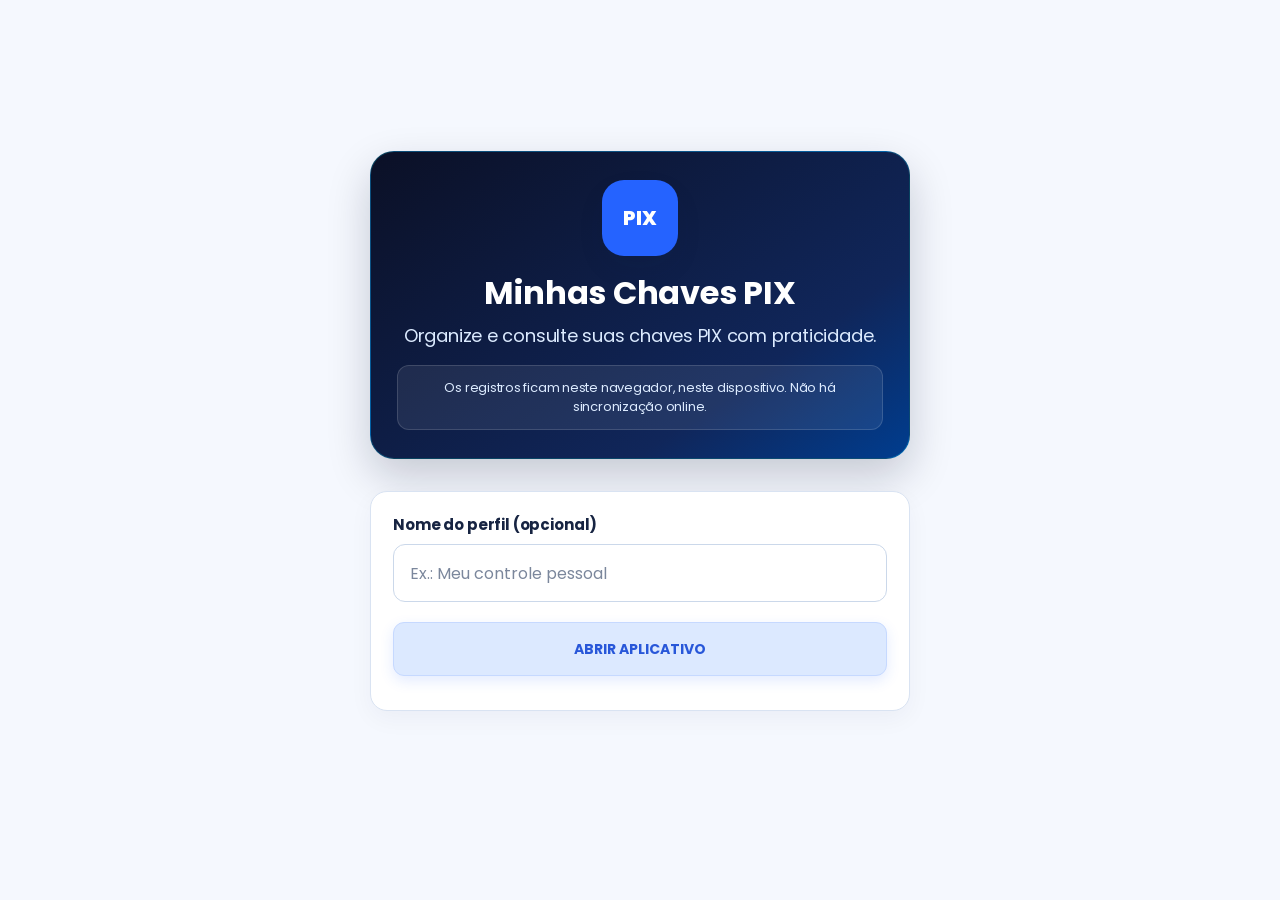
<file: chavespixconsultas/index.html>
<!DOCTYPE html>
<html lang="pt-BR">

<head>

    <meta charset="UTF-8">

    <link rel="manifest" href="./manifest.json">
<meta name="theme-color" content="#0B1026">
<meta name="mobile-web-app-capable" content="yes">
<meta name="apple-mobile-web-app-capable" content="yes">
<meta name="apple-mobile-web-app-status-bar-style" content="default">
<meta name="apple-mobile-web-app-title" content="Chaves PIX">

    <meta
        name="viewport"
        content="width=device-width, initial-scale=1.0"
    >

    <meta
        name="theme-color"
        content="#0B1026"
    >

    <meta
        name="description"
        content="Consulte e organize suas chaves PIX."
    >

    <title>Chaves PIX | DeLunaTech</title>

    <link
        rel="stylesheet"
        href="visual.css"
    >

    <link
        rel="manifest"
        href="manifest.json"
    >

</head>


<body>

    <!-- ==================================================
         APLICAÇÃO
         ================================================== -->

    <div id="app">


        <!-- ==============================================
             TELA DE LOGIN
             ============================================== -->

        <section
            id="tela-login"
            class="tela"
        >

            <div class="login-container">

                <div class="logo-area">

                    <div class="logo-icon">
                        PIX
                    </div>

                    <h1>
                        Minhas Chaves PIX
                    </h1>

                    <p>
                        Organize e consulte suas chaves PIX com praticidade.
                    </p>
                    <p class="aviso-privacidade">Os registros ficam neste navegador, neste dispositivo. Não há sincronização online.</p>

                </div>


                <!-- LOGIN -->

                <div id="form-login">

                    <label for="login-email">
                        Nome do perfil (opcional)
                    </label>

                    <input
                        type="email"
                        id="login-email"
                        placeholder="Ex.: Meu controle pessoal"
                        autocomplete="email"
                    >


                    <label for="login-senha" class="somente-leitor">Senha local desativada</label>

                    <input
                        type="password"
                        id="login-senha"
                        placeholder="Não utilizada no modo local"
                        autocomplete="current-password"
                    >


                    <button
                        type="button"
                        id="btn-entrar"
                    >
                        ABRIR APLICATIVO
                    </button>


                    <button
                        type="button"
                        id="btn-google"
                    >
                        CONTINUAR COM GOOGLE
                    </button>


                    <button
                        type="button"
                        id="btn-criar-conta"
                        class="botao-secundario"
                    >
                        CRIAR CONTA
                    </button>


                    <button
                        type="button"
                        id="btn-esqueci-senha"
                        class="botao-texto"
                    >
                        ESQUECI MINHA SENHA
                    </button>

                </div>


                <!-- MENSAGEM -->

                <div
                    id="mensagem-login"
                    class="mensagem"
                ></div>

            </div>

        </section>


        <!-- ==============================================
             TELA PRINCIPAL
             ============================================== -->

        <section
            id="tela-principal"
            class="tela"
            hidden
        >

            <header class="cabecalho">

                <div class="cabecalho-marca">
                    <img src="./assets/delunatech-logo.png" alt="DeLunaTech" class="logo-cabecalho">
                    <h1>
                        Minhas Chaves PIX
                    </h1>

                    <p id="usuario-email"></p>

                </div>

                <button
                    type="button"
                    id="btn-logout"
                >
                    SAIR
                </button>

            </header>


            <main class="conteudo-principal">


                <!-- CONSULTAR -->

                <button
                    type="button"
                    id="btn-consultar"
                    class="card-menu"
                >

                    <span class="icone-menu">
                        🔎
                    </span>

                    <span>

                        <strong>
                            Consultar chaves
                        </strong>

                        <small>
                            Encontre uma chave PIX
                        </small>

                    </span>

                </button>


                <!-- CADASTRAR -->

                <button
                    type="button"
                    id="btn-cadastrar"
                    class="card-menu"
                >

                    <span class="icone-menu">
                        +
                    </span>

                    <span>

                        <strong>
                            Cadastrar chave
                        </strong>

                        <small>
                            Adicione uma pessoa e suas chaves
                        </small>

                    </span>

                </button>


                <!-- COMO USAR -->

                <button
                    type="button"
                    id="btn-como-usar"
                    class="card-menu"
                >

                    <span class="icone-menu">
                        ?
                    </span>

                    <span>

                        <strong>
                            Como usar
                        </strong>

                        <small>
                            Veja as instruções básicas
                        </small>

                    </span>

                </button>


                <!-- TEMA -->

                <div class="tema-area">

                    <span>
                        Aparência
                    </span>

                    <button
                        type="button"
                        id="btn-tema"
                    >
                        MODO ESCURO
                    </button>

                </div>

            </main>

        </section>

        <!-- ==================================================
     TELA COMO USAR
     ================================================== -->

<section
    id="tela-como-usar"
    class="tela"
    hidden
>

    <header class="cabecalho">

        <div>

            <h1>
                Como usar
            </h1>

            <p>
                Veja como utilizar o aplicativo.
            </p>

        </div>

    </header>


    <main class="conteudo-principal">

        <div class="card-instrucao">

            <h2>
                Para que serve?
            </h2>

            <p>
                Guarde suas chaves PIX em um só lugar
                para encontrá-las rapidamente quando precisar.
            </p>

        </div>


        <div class="card-instrucao">

            <h2>
                1. Cadastre
            </h2>

            <p>
                Cadastre o nome da pessoa, a chave PIX
                e o banco ao qual essa chave pertence.
            </p>

        </div>


        <div class="card-instrucao">

            <h2>
                2. Consulte
            </h2>

            <p>
                Pesquise pelo nome da pessoa para
                encontrar rapidamente suas chaves.
            </p>

        </div>


        <div class="card-instrucao">

            <h2>
                3. Confira o banco
            </h2>

            <p>
                Cada chave aparece junto com o banco.
                Assim você escolhe a conta correta.
            </p>

        </div>


        <div class="card-instrucao">

            <h2>
                4. Copie
            </h2>

            <p>
                Toque em COPIAR CHAVE e depois
                cole no aplicativo do seu banco.
            </p>

        </div>


        <button
            type="button"
            id="btn-voltar-como-usar"
        >
            VOLTAR
        </button>

    </main>

</section>

<!-- ==================================================
     TELA CADASTRAR CHAVE
     ================================================== -->

<section
    id="tela-cadastro"
    class="tela"
    hidden
>

    <header class="cabecalho">

        <div>

            <h1>
                Cadastrar chave
            </h1>

            <p>
                Selecione uma pessoa ou cadastre uma nova.
            </p>

        </div>

    </header>


    <main class="conteudo-principal">

        <div class="card-formulario">

            <label for="cadastro-nome">
                Pesquisar pessoa
            </label>

            <input
                type="text"
                id="cadastro-nome"
                placeholder="Digite o nome da pessoa"
                autocomplete="off"
            >

            <div
                id="resultado-cadastro-pessoas"
                class="resultado-cadastro-pessoas"
            ></div>


            <div
                id="pessoa-selecionada"
                class="pessoa-selecionada"
                hidden
            ></div>


            <label for="cadastro-chave">
                Chave PIX
            </label>

            <input
                type="text"
                id="cadastro-chave"
                placeholder="Digite a chave PIX"
                autocomplete="off"
                spellcheck="false"
            >

            <div
                id="tipo-detectado"
                class="tipo-detectado"
            ></div>


            <label for="cadastro-banco">
                Banco
            </label>

            <input
                type="text"
                id="cadastro-banco"
                placeholder="Ex.: Banco do Brasil"
                autocomplete="off"
            >


            <button
                type="button"
                id="btn-salvar-chave"
            >
                SALVAR CHAVE
            </button>


            <button
                type="button"
                id="btn-voltar-cadastro"
                class="botao-secundario"
            >
                VOLTAR
            </button>


            <div
                id="mensagem-cadastro"
                class="mensagem"
            ></div>

        </div>

    </main>

</section>

<section id="tela-consulta" class="tela" hidden>

    <header class="cabecalho">
        <div>
            <h1>Consultar chaves</h1>
            <p>Encontre uma pessoa para ver suas chaves PIX.</p>
        </div>
    </header>

    <main class="conteudo-principal">

        <div class="card-formulario">

            <label for="consulta-nome">
                Pesquisar pessoa
            </label>

            <input
                type="text"
                id="consulta-nome"
                placeholder="Digite o nome"
                autocomplete="off"
            >

        </div>

        <div id="resultado-pessoas"></div>

        <div id="resultado-chaves"></div>

        <button
            type="button"
            id="btn-voltar-consulta"
            class="botao-secundario"
        >
            VOLTAR
        </button>

    </main>

</section>


    </div>


    <!-- ==================================================
         JAVASCRIPT
         ================================================== -->

    <script
        type="module"
        src="app.js"
    ></script>

</body>

</html>
</file>
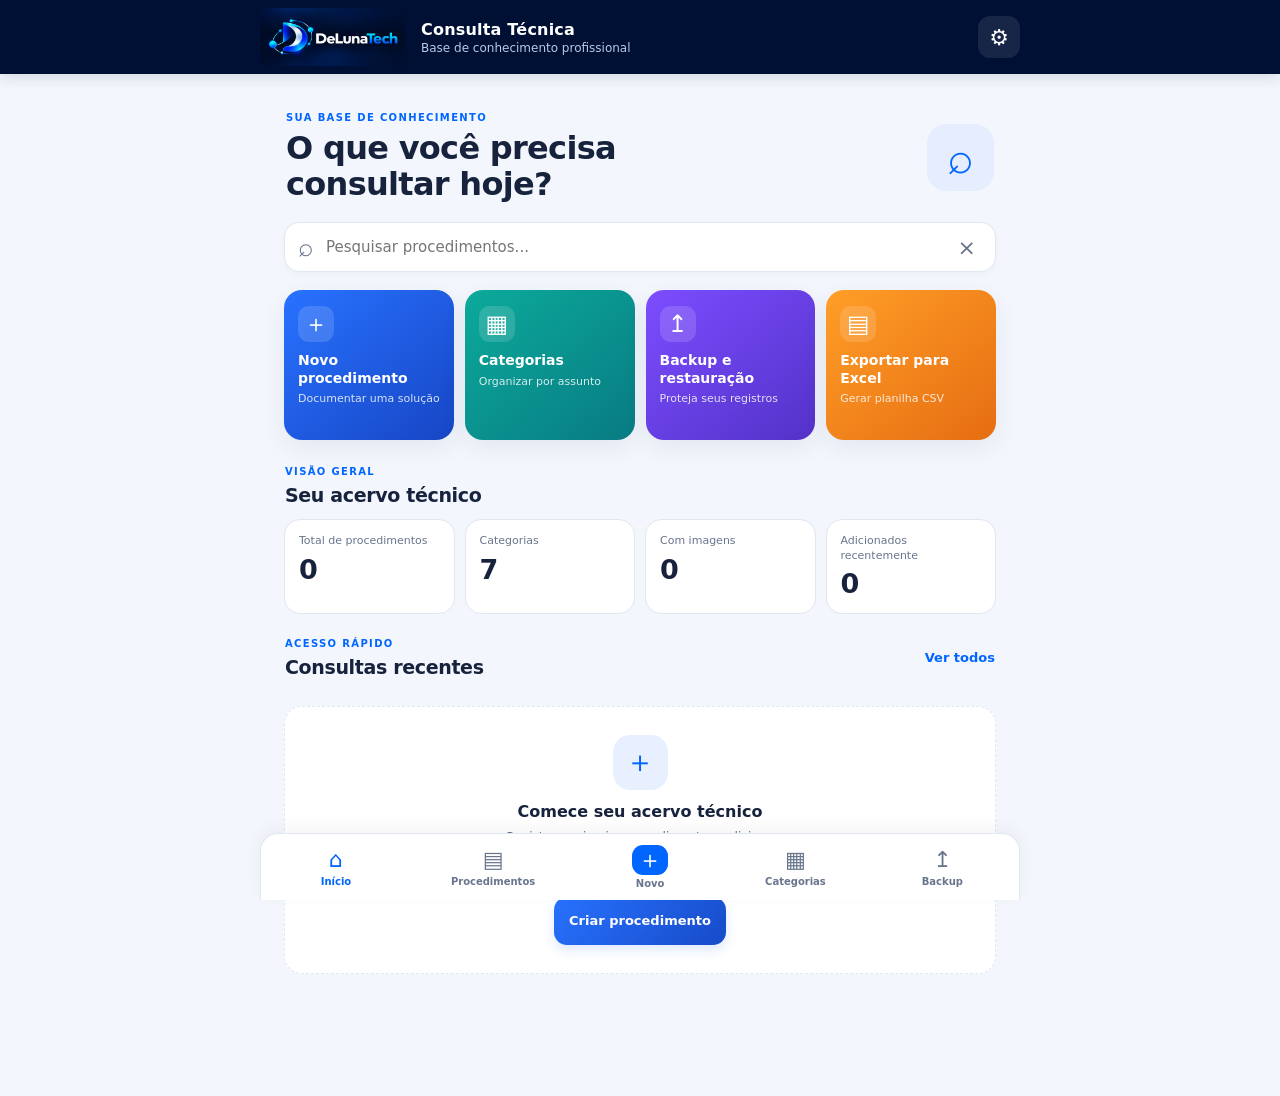
<file: consultatecnica/index.html>
<!doctype html>
<html lang="pt-BR">
<head>
  <meta charset="utf-8">
  <meta name="viewport" content="width=device-width,initial-scale=1,viewport-fit=cover">
  <meta name="theme-color" content="#0A1E4A">
  <meta name="description" content="Base local de procedimentos técnicos da DeLunaTech.">
  <title>Consulta Técnica | DeLunaTech</title>
  <link rel="manifest" href="manifest.json">
  <link rel="icon" href="assets/icon-brand.png" type="image/png">
  <link rel="stylesheet" href="css/style.css">
</head>
<body>
<header class="topbar">
  <img class="brand-logo" src="assets/delunatech-logo.png" alt="DeLunaTech — Tecnologia que simplifica.">
  <div class="brand-copy"><strong>Consulta Técnica</strong><span>Base de conhecimento profissional</span></div>
  <button class="icon-button" id="settingsBtn" aria-label="Configurações" title="Configurações">⚙</button>
</header>

<main class="app-shell">
  <section id="inlinePanel" class="inline-panel" hidden aria-live="polite"></section>

  <section id="homeView" class="view active">
    <div class="welcome">
      <div><p class="eyebrow">SUA BASE DE CONHECIMENTO</p><h1>O que você precisa<br>consultar hoje?</h1></div>
      <div class="welcome-icon">⌕</div>
    </div>
    <label class="searchbox"><span>⌕</span><input id="homeSearch" type="search" placeholder="Pesquisar procedimentos..." autocomplete="off"><button id="clearHomeSearch" aria-label="Limpar pesquisa">×</button></label>
    <div class="quick-grid">
      <button class="quick-card blue" data-action="new"><span class="quick-icon">＋</span><strong>Novo procedimento</strong><small>Documentar uma solução</small></button>
      <button class="quick-card teal" data-action="categories"><span class="quick-icon">▦</span><strong>Categorias</strong><small>Organizar por assunto</small></button>
      <button class="quick-card purple" data-action="backup"><span class="quick-icon">↥</span><strong>Backup e restauração</strong><small>Proteja seus registros</small></button>
      <button class="quick-card orange" data-action="export"><span class="quick-icon">▤</span><strong>Exportar para Excel</strong><small>Gerar planilha CSV</small></button>
    </div>
    <div class="section-heading"><div><p class="eyebrow">VISÃO GERAL</p><h2>Seu acervo técnico</h2></div></div>
    <div class="stats-grid">
      <div class="stat-card"><span>Total de procedimentos</span><strong id="statProcedures">0</strong></div>
      <div class="stat-card"><span>Categorias</span><strong id="statCategories">0</strong></div>
      <div class="stat-card"><span>Com imagens</span><strong id="statImages">0</strong></div>
      <div class="stat-card"><span>Adicionados recentemente</span><strong id="statRecent">0</strong></div>
    </div>
    <div class="section-heading"><div><p class="eyebrow">ACESSO RÁPIDO</p><h2>Consultas recentes</h2></div><button class="text-button" data-action="list">Ver todos</button></div>
    <div id="recentList" class="procedure-list"></div>
    <div id="homeEmpty" class="empty-state"><div class="empty-symbol">＋</div><h3>Comece seu acervo técnico</h3><p>Registre o primeiro procedimento e adicione imagens para consultar depois, mesmo sem internet.</p><button class="primary-button" data-action="new">Criar procedimento</button></div>
  </section>

  <section id="listView" class="view">
    <div class="page-title"><button class="back-button" data-action="home">‹</button><div><p class="eyebrow">ACERVO</p><h1>Procedimentos</h1></div><button class="icon-button" data-action="new" aria-label="Novo procedimento">＋</button></div>
    <label class="searchbox"><span>⌕</span><input id="listSearch" type="search" placeholder="Pesquisar por título, conteúdo..."></label>
    <div id="categoryChips" class="chips"></div>
    <div class="list-meta" id="listMeta">0 procedimentos</div>
    <div id="allProcedures" class="procedure-list"></div>
    <div id="listEmpty" class="empty-state compact"><div class="empty-symbol">⌕</div><h3>Nenhum procedimento encontrado</h3><p>Tente outro termo ou cadastre um novo procedimento.</p><button class="primary-button" data-action="new">Novo procedimento</button></div>
  </section>

  <section id="formView" class="view">
    <div class="page-title"><button class="back-button" data-action="back">‹</button><div><p class="eyebrow">DOCUMENTAÇÃO TÉCNICA</p><h1 id="formHeading">Novo procedimento</h1></div></div>
    <form id="procedureForm">
      <input type="hidden" id="editId">
      <div class="form-card">
        <label class="field"><span>Título <b>*</b></span><input id="title" required maxlength="140" placeholder="Ex.: Configurar impressora de rede"></label>
        <label class="field"><span>Categoria <b>*</b></span><select id="category" required></select></label>
        <label class="field"><span>Objetivo</span><textarea id="objective" rows="2" maxlength="500" placeholder="O que este procedimento resolve?"></textarea></label>
        <label class="field"><span>Problema ou contexto</span><textarea id="problem" rows="3" placeholder="Descreva a situação encontrada..."></textarea></label>
        <label class="field"><span>Procedimento passo a passo <b>*</b></span><textarea id="steps" rows="7" required placeholder="1. Acesse ...&#10;2. Selecione ...&#10;3. Confirme ..."></textarea><small>Descreva as etapas na ordem em que devem ser executadas.</small></label>
        <label class="field"><span>Resultado esperado</span><textarea id="result" rows="2" placeholder="Como confirmar que funcionou?"></textarea></label>
        <label class="field"><span>Palavras-chave</span><input id="keywords" placeholder="impressora, rede, driver (separe por vírgulas)"></label>
        <label class="field"><span>Observações</span><textarea id="notes" rows="3" placeholder="Cuidados, exceções ou informações adicionais..."></textarea></label>
      </div>
      <div class="form-card">
        <div class="section-heading inline"><div><p class="eyebrow">REFERÊNCIAS VISUAIS</p><h2>Imagens anexadas</h2></div><span class="counter-pill" id="imageCount">0 imagens</span></div>
        <p class="helper-text">Adicione capturas de tela ou fotos. As imagens ficam salvas neste dispositivo junto ao procedimento.</p>
        <label class="upload-area" for="imageInput"><span class="upload-symbol">＋</span><strong>Adicionar imagens</strong><small>JPG, PNG, WEBP • até 5 MB por imagem</small><input id="imageInput" type="file" accept="image/jpeg,image/png,image/webp,image/gif" multiple></label>
        <div id="imagePreviewGrid" class="image-preview-grid"></div>
      </div>
      <div class="form-actions"><button type="button" class="secondary-button" data-action="back">Cancelar</button><button type="submit" class="save-button">Salvar procedimento</button></div>
      <p id="formMessage" class="form-message" role="status"></p>
    </form>
  </section>

  <section id="detailView" class="view">
    <div class="page-title"><button class="back-button" data-action="back">‹</button><div><p class="eyebrow" id="detailCode">PROCEDIMENTO</p><h1 id="detailTitle">Detalhes</h1></div><button class="icon-button" id="editProcedureBtn" aria-label="Editar">✎</button></div>
    <div id="detailContent"></div>
  </section>

  <section id="categoriesView" class="view">
    <div class="page-title"><button class="back-button" data-action="home">‹</button><div><p class="eyebrow">ORGANIZAÇÃO</p><h1>Categorias</h1></div></div>
    <div class="form-card"><label class="field"><span>Nova categoria</span><div class="inline-input"><input id="newCategory" maxlength="50" placeholder="Ex.: Sistemas internos"><button class="primary-button" id="addCategoryBtn" type="button">Adicionar</button></div></label></div>
    <div id="categoryEditor" class="form-card category-editor" hidden></div>
    <div id="categoryList" class="category-list"></div>
    <p class="helper-text">Categorias usadas por procedimentos não podem ser excluídas. Edite o procedimento para movê-lo para outra categoria.</p>
  </section>

  <section id="backupView" class="view">
    <div class="page-title"><button class="back-button" data-action="home">‹</button><div><p class="eyebrow">SEGURANÇA DOS DADOS</p><h1>Backup e restauração</h1></div></div>
    <div class="feature-card"><div class="feature-icon green">↓</div><h2>Exportar backup completo</h2><p>Gera um arquivo JSON com procedimentos, categorias, identificadores e imagens anexadas.</p><button class="primary-button full" id="backupExportBtn">Exportar backup</button></div>
    <div class="feature-card"><div class="feature-icon purple">↑</div><h2>Restaurar de um backup</h2><p>Importa um arquivo de backup criado por este aplicativo. A restauração mescla os registros por identificador e não substitui automaticamente os dados atuais.</p><label class="primary-button full file-button">Selecionar arquivo<input id="backupInput" type="file" accept=".json,application/json"></label></div>
    <div class="notice-card"><strong>Importante</strong><p>Os dados ficam neste navegador e dispositivo. Faça backups periódicos e guarde uma cópia em local seguro. O backup contém todas as imagens e pode ficar grande.</p></div>
    <p id="backupMessage" class="form-message" role="status"></p>
  </section>

  <section id="exportView" class="view">
    <div class="page-title"><button class="back-button" data-action="home">‹</button><div><p class="eyebrow">RELATÓRIOS</p><h1>Exportar para Excel</h1></div></div>
    <div class="feature-card"><div class="feature-icon green">▤</div><h2>Planilha de procedimentos</h2><p>Gera um arquivo CSV que pode ser aberto no Excel. Inclui dados textuais e a quantidade de imagens; os arquivos de imagem ficam disponíveis no backup completo.</p><div class="export-columns"><span>Número</span><span>Título</span><span>Categoria</span><span>Objetivo</span><span>Procedimento</span><span>Resultado</span><span>Palavras-chave</span><span>Data de criação</span><span>Quantidade de imagens</span></div><button class="primary-button full" id="csvExportBtn">Gerar planilha CSV</button></div>
    <p id="exportMessage" class="form-message" role="status"></p>
  </section>

  <section id="settingsView" class="view">
    <div class="page-title"><button class="back-button" data-action="home">‹</button><div><p class="eyebrow">PREFERÊNCIAS</p><h1>Configurações</h1></div></div>
    <div class="settings-group"><h2>Aparência</h2><label class="setting-row"><span><strong>Tema</strong><small>Escolha o estilo visual</small></span><select id="themeSelect"><option value="light">Claro</option><option value="dark">Escuro</option><option value="system">Automático</option></select></label><label class="setting-row"><span><strong>Tamanho do texto</strong><small>Melhore a leitura em campo</small></span><select id="fontSelect"><option value="normal">Padrão</option><option value="large">Grande</option></select></label></div>
    <div class="settings-group"><h2>Dados</h2><button class="setting-link" data-action="categories"><span>▦</span><span><strong>Gerenciar categorias</strong><small>Organize os assuntos</small></span><b>›</b></button><button class="setting-link" data-action="backup"><span>↥</span><span><strong>Backup e restauração</strong><small>Exportar ou importar dados</small></span><b>›</b></button><button class="setting-link danger" id="clearDataBtn"><span>⌫</span><span><strong>Apagar todos os dados</strong><small>Esta ação não pode ser desfeita sem backup</small></span><b>›</b></button></div>
    <div class="about-card"><img class="about-logo" src="assets/delunatech-logo.png" alt="DeLunaTech"><div><strong>Consulta Técnica DeLunaTech</strong><p>Versão 1.0.0 • Armazenamento local</p><small>Tecnologia que simplifica.</small></div></div>
  </section>
</main>

<nav class="bottom-nav" aria-label="Navegação principal">
  <button class="nav-item active" data-action="home"><span>⌂</span><small>Início</small></button>
  <button class="nav-item" data-action="list"><span>▤</span><small>Procedimentos</small></button>
  <button class="nav-item nav-add" data-action="new"><span>＋</span><small>Novo</small></button>
  <button class="nav-item" data-action="categories"><span>▦</span><small>Categorias</small></button>
  <button class="nav-item" data-action="backup"><span>↥</span><small>Backup</small></button>
</nav>
<div id="toast" class="toast" role="status" aria-live="polite"></div>
<script type="module" src="js/app.js"></script>
</body>
</html>
</file>
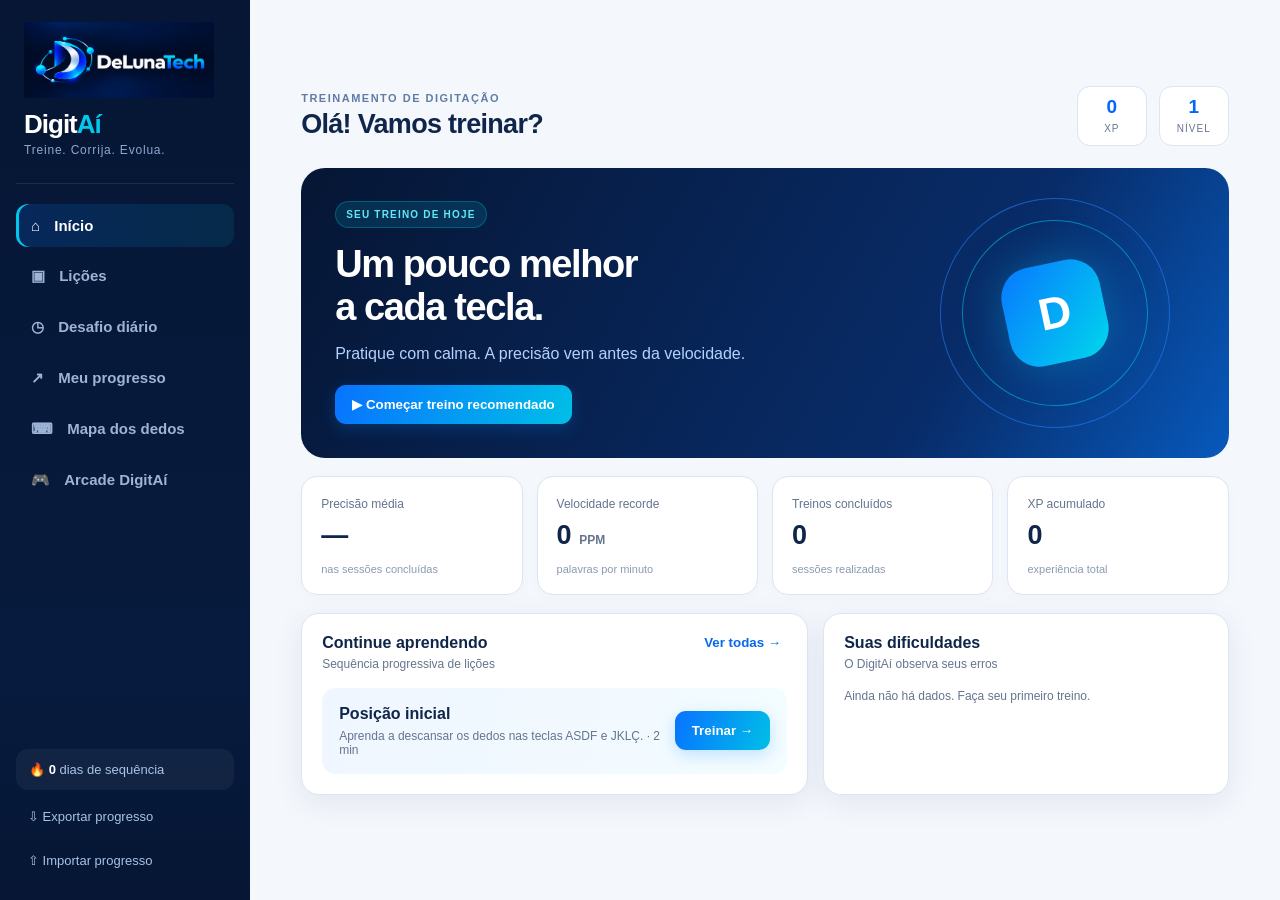
<file: digitai/index.html>
<!doctype html>
<html lang="pt-BR">
<head>
<meta charset="utf-8"><meta name="viewport" content="width=device-width, initial-scale=1">
<meta name="theme-color" content="#061634"><meta name="description" content="Treine digitação com o DigitAí da DeLunaTech.">
<link rel="manifest" href="manifest.json"><link rel="icon" href="assets/digitai-icon.png">
<title>DigitAí — Treine. Corrija. Evolua.</title><link rel="stylesheet" href="styles.css">
</head>
<body>
<div class="app-shell">
<aside class="sidebar">
<div class="brand"><img src="assets/delunatech-logo.png" alt="DeLunaTech"><div class="app-name">Digit<span>Aí</span></div><small>Treine. Corrija. Evolua.</small></div>
<nav id="nav"><button class="nav-item active" data-view="home">⌂ <span>Início</span></button><button class="nav-item" data-view="lessons">▣ <span>Lições</span></button><button class="nav-item" data-view="daily">◷ <span>Desafio diário</span></button><button class="nav-item" data-view="progress">↗ <span>Meu progresso</span></button><button class="nav-item" data-view="finger">⌨ <span>Mapa dos dedos</span></button><button class="nav-item" data-view="game">🎮 <span>Arcade DigitAí</span></button></nav>
<div class="sidebar-bottom"><div class="streak">🔥 <strong id="streak">0</strong> dias de sequência</div><button class="text-btn" id="exportBtn">⇩ Exportar progresso</button><label class="text-btn import-label">⇧ Importar progresso<input id="importFile" type="file" accept="application/json" hidden></label></div>
</aside>
<main class="main">
<header class="topbar"><div><div class="eyebrow">TREINAMENTO DE DIGITAÇÃO</div><h1 id="pageTitle">Olá! Vamos treinar?</h1></div><div class="top-stats"><div class="mini-stat"><b id="topXp">0</b><span>XP</span></div><div class="mini-stat"><b id="topLevel">1</b><span>NÍVEL</span></div></div></header>
<section id="view-home" class="view active">
<div class="hero"><div><span class="pill">SEU TREINO DE HOJE</span><h2>Um pouco melhor<br> a cada tecla.</h2><p>Pratique com calma. A precisão vem antes da velocidade.</p><button class="primary" id="startRecommended">▶ Começar treino recomendado</button></div><div class="hero-graphic"><div class="orb">D</div><div class="orbit orbit1"></div><div class="orbit orbit2"></div></div></div>
<div class="stats-grid"><article class="stat-card"><span>Precisão média</span><strong id="statAccuracy">—</strong><small>nas sessões concluídas</small></article><article class="stat-card"><span>Velocidade recorde</span><strong id="statWpm">0 <em>PPM</em></strong><small>palavras por minuto</small></article><article class="stat-card"><span>Treinos concluídos</span><strong id="statSessions">0</strong><small>sessões realizadas</small></article><article class="stat-card"><span>XP acumulado</span><strong id="statXp">0</strong><small>experiência total</small></article></div>
<div class="content-grid"><article class="panel"><div class="panel-heading"><div><h3>Continue aprendendo</h3><p>Sequência progressiva de lições</p></div><button class="link-btn" data-goto="lessons">Ver todas →</button></div><div id="nextLesson" class="next-lesson"></div></article><article class="panel"><div class="panel-heading"><div><h3>Suas dificuldades</h3><p>O DigitAí observa seus erros</p></div></div><div id="weakKeys" class="weak-keys"><span class="empty-state">Ainda não há dados. Faça seu primeiro treino.</span></div></article></div>
</section>
<section id="view-lessons" class="view"><div class="section-intro"><h2>Trilha de aprendizagem</h2><p>Avance no seu ritmo. Cada etapa reforça uma habilidade.</p></div><div id="lessonList" class="lesson-list"></div></section>
<section id="view-daily" class="view"><div class="daily-card"><div class="daily-icon">⚡</div><span class="pill">DESAFIO DIÁRIO</span><h2 id="dailyTitle">Desafio do dia</h2><p id="dailyDescription">Uma atividade curta para manter sua prática.</p><div class="daily-reward">+100 XP • bônus de sequência</div><button class="primary" id="startDaily">Iniciar desafio</button><div id="dailyDone" class="daily-done"></div></div></section>
<section id="view-progress" class="view"><div class="section-intro"><h2>Seu progresso</h2><p>Veja sua evolução sessão por sessão.</p></div><div class="stats-grid"><article class="stat-card"><span>Precisão média</span><strong id="pAccuracy">—</strong></article><article class="stat-card"><span>Melhor PPM</span><strong id="pWpm">0</strong></article><article class="stat-card"><span>XP</span><strong id="pXp">0</strong></article><article class="stat-card"><span>Lições</span><strong id="pLessons">0</strong></article></div><article class="panel history-panel"><h3>Histórico recente</h3><div id="history"></div></article><button class="danger-outline" id="resetProgress">Zerar progresso</button></section>
<section id="view-finger" class="view"><div class="section-intro"><h2>Mapa dos dedos</h2><p>As cores identificam qual dedo deve alcançar cada tecla.</p></div><article class="panel finger-panel"><div id="fingerLegend" class="finger-legend"></div><div id="keyboard" class="keyboard"></div><p class="tip">Posição de descanso: <b>ASDF</b> para a mão esquerda e <b>JKLÇ</b> para a direita. Os polegares ficam sobre a barra de espaço.</p></article></section>
<section id="view-game" class="view"><div class="section-intro"><h2>Arcade DigitAí</h2><p>Escolha seu jogo. Treine, compita e evolua.</p></div><div class="arcade-choice-grid"><article class="arcade-choice race-choice"><div class="arcade-choice-icon">🏁</div><span class="pill">NOVO JOGO</span><h2>Corrida de Digitação</h2><p>Digite com velocidade e precisão para acelerar seu carro, ativar o turbo e vencer a corrida.</p><div class="race-highscore">🏆 Recorde: <b id="raceBestHome">0</b> palavras</div><button class="primary" id="launchRace">▶ Correr agora</button></article><article class="arcade-choice defense-choice"><div class="arcade-choice-icon">⌨️</div><span class="pill">ARCADE</span><h2>Defesa da Base</h2><p>Digite as palavras que estão caindo antes que alcancem sua base. Acerte, faça combos e sobreviva.</p><div class="race-highscore">🏆 Seu recorde: <b id="gameBestHome">0</b></div><button class="primary" id="launchGame">▶ Iniciar partida</button></article><article class="arcade-choice football-choice"><div class="arcade-choice-icon">⚽</div><span class="pill">NOVO ESPORTE</span><h2>DigitAí Futebol</h2><p>Digite para cobrar pênaltis. Precisão e velocidade ajudam a marcar gols em uma disputa.</p><div class="race-highscore">🥅 Melhor disputa: <b id="footballBestHome">0</b> gols</div><button class="primary" id="launchFootball">⚽ Cobrar pênaltis</button></article><article class="arcade-choice basketball-choice"><div class="arcade-choice-icon">🏀</div><span class="pill">NOVO ESPORTE</span><h2>DigitAí Basquete</h2><p>Complete palavras para arremessar. Faça combos e acumule pontos em 60 segundos.</p><div class="race-highscore">🏆 Recorde: <b id="basketBestHome">0</b> pontos</div><button class="primary" id="launchBasket">🏀 Jogar agora</button></article></div><div class="race-rules-grid"><article class="panel"><b>⚡ Digitação correta</b><p>Palavras corretas aumentam seu avanço na pista.</p></article><article class="panel"><b>🔥 Turbo</b><p>Sequências perfeitas ativam impulsos temporários.</p></article><article class="panel"><b>🎯 Precisão</b><p>Erros e espaços incorretos reduzem o ritmo e sua nota.</p></article></div></section>
</main></div>
<div id="raceModal" class="modal hidden"><div class="modal-card race-modal"><button class="close-modal" id="closeRace">×</button><div class="race-head"><div><span class="pill">DIGITAÍ RACING</span><h2>Corrida de Digitação</h2><p>Digite a palavra mostrada para avançar. Erros reduzem o ritmo.</p></div><div class="race-timebox"><small>TEMPO</small><b id="raceTimer">90</b></div></div><div class="race-select-row"><label>Modo<select id="raceMode"><option value="cpu">Contra computador</option><option value="solo">Contra o relógio</option><option value="championship">Campeonato (3 corridas)</option></select></label><label>Circuito<select id="raceCircuit"><option value="1">1 — Aprendiz</option><option value="2">2 — Velocidade</option><option value="3">3 — Precisão</option><option value="4">4 — Profissional</option><option value="5">5 — Elite</option></select></label><button class="primary race-start" id="raceStart">🏁 Iniciar corrida</button></div><div class="race-hud"><div><small>PALAVRAS</small><b id="raceWordsDone">0 / 30</b></div><div><small>PRECISÃO</small><b id="raceAccuracy">100%</b></div><div><small>COMBO</small><b id="raceCombo">0</b></div><div><small>TURBO</small><b id="raceTurbo">—</b></div></div><div class="race-track"><div class="race-track-label">🏎️ SUA POSIÇÃO <span id="racePosition">—</span></div><div class="race-lane"><div class="race-progress-player" id="racePlayerProgress"><span>🏎️</span></div></div><div class="race-track-label cpu-label">🤖 COMPUTADOR <span id="raceCpuText">—</span></div><div class="race-lane"><div class="race-progress-cpu" id="raceCpuProgress"><span>🚙</span></div></div><div class="race-finish">🏁</div></div><div class="race-word-card"><small>PALAVRA DA VEZ</small><div id="raceTargetWord">Clique em iniciar corrida</div><div class="race-word-progress" id="raceWordProgress"></div></div><input id="raceTyping" autocomplete="off" autocorrect="off" spellcheck="false" disabled placeholder="Digite a palavra acima..."/><div class="race-feedback" id="raceFeedback">Selecione o modo e circuito, depois inicie.</div><div class="race-bottom"><span>🏆 Melhor corrida: <b id="raceBestModal">0</b> palavras</span><button class="secondary" id="raceRestart">Reiniciar</button></div><div id="raceResult" class="race-result hidden"></div></div></div>
<div id="sportModal" class="modal hidden"><div class="modal-card sport-modal"><button class="close-modal" id="closeSport">×</button><div class="sport-head"><div><span class="pill" id="sportBadge">DIGITAÍ SPORTS</span><h2 id="sportTitle">Jogo</h2><p id="sportSubtitle">Digite para jogar.</p></div><div class="sport-clock"><small id="sportClockLabel">TENTATIVAS</small><b id="sportClock">5</b></div></div><div class="sport-scene" id="sportScene"><div class="sport-scoreboard"><span id="sportScoreLabel">PLACAR</span><b id="sportScore">0</b><span id="sportStreak">COMBO 0</span></div><div class="sport-visual" id="sportVisual">⚽</div><div class="sport-feedback" id="sportFeedback">Prepare-se!</div></div><div class="sport-word-box"><small>PALAVRA DO DESAFIO</small><strong id="sportTarget">—</strong><span id="sportWordProgress"></span></div><input id="sportTyping" autocomplete="off" autocorrect="off" spellcheck="false" disabled placeholder="Digite a palavra para jogar..."/><div class="sport-stats"><div><small>PRECISÃO</small><b id="sportAccuracy">100%</b></div><div><small>ACERTOS</small><b id="sportHits">0</b></div><div><small>ERROS</small><b id="sportErrors">0</b></div><div><small>XP</small><b id="sportXp">0</b></div></div><div class="sport-actions"><button class="primary" id="sportStart">▶ Iniciar</button><button class="secondary" id="sportRestart">Reiniciar</button></div><div id="sportResult" class="sport-result hidden"></div></div></div>
<div id="trainingModal" class="modal hidden"><div class="modal-card training-card"><button class="close-modal" id="closeTraining">×</button><div class="training-top"><div><span class="pill" id="trainingBadge">TREINO</span><h2 id="trainingTitle">Lição</h2><p id="trainingSubtitle">Digite o texto abaixo.</p></div><div class="timer" id="timer">00:00</div></div><div class="training-stats"><div><span>PPM</span><b id="liveWpm">0</b></div><div><span>Precisão</span><b id="liveAccuracy">100%</b></div><div><span>Erros</span><b id="liveErrors">0</b></div></div><div class="finger-hint" id="fingerHint">Prepare os dedos</div><div class="hands-guide" id="handsGuide" aria-label="Ilustração das mãos com o dedo indicado destacado"><div class="hand-side"><span class="hand-label">MÃO ESQUERDA</span><svg class="hand-svg" viewBox="0 0 260 150" aria-hidden="true"><rect class="hand-palm" x="54" y="61" width="142" height="78" rx="42"/><rect class="finger-shape" data-finger="mindinho esquerdo" x="42" y="34" width="30" height="75" rx="15"/><rect class="finger-shape" data-finger="anelar esquerdo" x="77" y="15" width="31" height="94" rx="15"/><rect class="finger-shape" data-finger="médio esquerdo" x="112" y="4" width="31" height="105" rx="15"/><rect class="finger-shape" data-finger="indicador esquerdo" x="147" y="19" width="31" height="90" rx="15"/><rect class="finger-shape thumb" data-finger="polegares" x="181" y="75" width="34" height="62" rx="17" transform="rotate(-42 198 106)"/></svg></div><div class="hand-side"><span class="hand-label">MÃO DIREITA</span><svg class="hand-svg" viewBox="0 0 260 150" aria-hidden="true"><rect class="hand-palm" x="64" y="61" width="142" height="78" rx="42"/><rect class="finger-shape" data-finger="indicador direito" x="82" y="19" width="31" height="90" rx="15"/><rect class="finger-shape" data-finger="médio direito" x="117" y="4" width="31" height="105" rx="15"/><rect class="finger-shape" data-finger="anelar direito" x="152" y="15" width="31" height="94" rx="15"/><rect class="finger-shape" data-finger="mindinho direito" x="187" y="34" width="30" height="75" rx="15"/><rect class="finger-shape thumb" data-finger="polegares" x="38" y="75" width="34" height="62" rx="17" transform="rotate(42 55 106)"/></svg></div></div><div class="text-display" id="textDisplay"></div><textarea id="typingInput" autocomplete="off" autocorrect="off" spellcheck="false" aria-label="Área de digitação" placeholder="Clique aqui e comece a digitar..."></textarea><div class="keyboard-mini" id="trainingKeyboard"></div><div class="training-footer"><span id="progressText">0 / 0 caracteres</span><button class="secondary" id="restartTraining">Reiniciar</button><button class="primary" id="finishTraining">Concluir treino</button></div><div id="result" class="result hidden"></div></div></div>
<div id="gameModal" class="modal hidden"><div class="modal-card game-modal"><button class="close-modal" id="closeGame">×</button><div class="game-header"><div><span class="pill">DEFESA DA BASE</span><h2>Digite para destruir!</h2></div><div class="game-timer" id="gameTimer">390</div></div><div class="game-hud"><div>⭐ Pontos <b id="gameScore">0</b></div><div>🔥 Combo <b id="gameCombo">0</b></div><div>❤️ Vidas <b id="gameLives">♥♥♥♥♥</b></div><div>⚡ Nível <b id="gameLevel">1</b><small id="gamePhaseName" style="display:block;margin-top:3px;color:#8bdcff">RECRUTA</small></div></div><div class="game-field" id="gameField"><div class="base-line"></div><div class="base-label">BASE</div></div><div class="game-input-wrap"><label for="gameTyping">Digite uma palavra para eliminá-la</label><input id="gameTyping" autocomplete="off" autocorrect="off" spellcheck="false" placeholder="Comece a digitar..."/><div class="game-feedback" id="gameFeedback">Prepare-se!</div></div><div class="game-bottom"><span>Palavras destruídas: <b id="gameDestroyed">0</b></span><button class="secondary" id="gameRestart">Reiniciar partida</button></div><div id="gameOver" class="game-over hidden"></div></div></div><script src="app.js"></script>
</body></html>
</file>
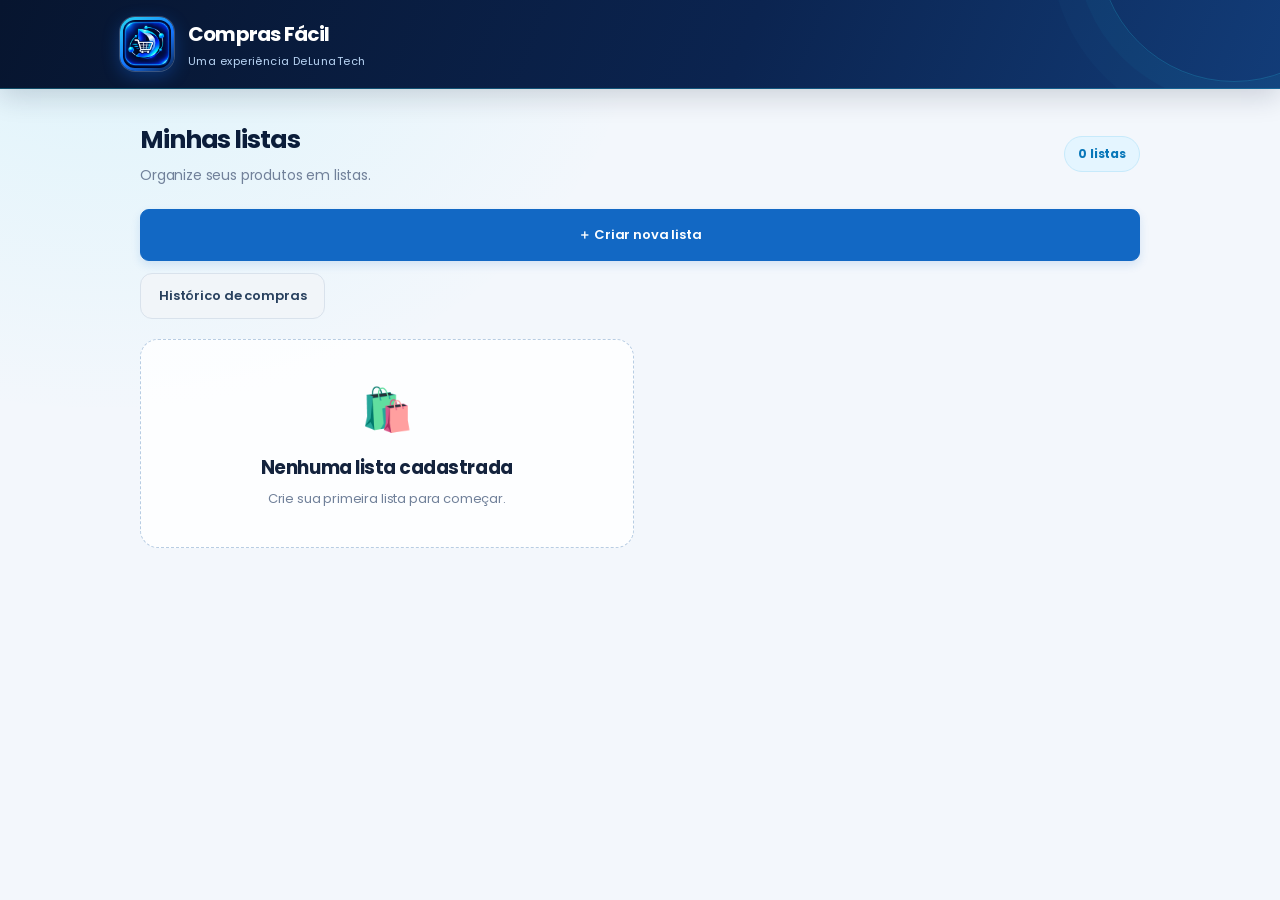
<file: feirafacil/index.html>
<!DOCTYPE html>
<html lang="pt-BR">
<head>
  <meta charset="UTF-8">
  <meta name="viewport" content="width=device-width, initial-scale=1.0">
  <meta name="theme-color" content="#07152F">
  <meta name="description" content="Organize suas listas e acompanhe suas compras com Compras Fácil.">
  <link rel="manifest" href="manifest.json">
  <link rel="icon" type="image/png" href="assets/icons/icon-192.png">
  <link rel="apple-touch-icon" href="assets/icons/icon-192.png">
  <link rel="preconnect" href="https://fonts.googleapis.com">
  <link rel="preconnect" href="https://fonts.gstatic.com" crossorigin>
  <link href="https://fonts.googleapis.com/css2?family=Poppins:wght@400;500;600;700;800&display=swap" rel="stylesheet">

  <title>Compras Fácil</title>

  <link rel="stylesheet" href="css/style.css">
<script src="js/app.js" defer></script>
</head>

<body>

  <header class="app-header">
    <div class="header-content">
      <div class="brand">
        <div class="brand-icon"><img src="assets/images/icon-compras-facil.png" alt="Ícone Compras Fácil"></div>
        <div>
          <h1>Compras Fácil</h1>
          <p>Uma experiência DeLunaTech</p>
        </div>
      </div>
    </div>
  </header>

  <main class="container">

    <!-- TELA: MINHAS LISTAS -->
    <section id="screen-lists" class="screen active">

      <div class="section-heading">
        <div>
          <h2>Minhas listas</h2>
          <p>Organize seus produtos em listas.</p>
        </div>

        <span id="list-count" class="count-badge">0 listas</span>
      </div>

      <div class="main-actions">
        <button type="button" class="btn btn-primary btn-new-list" id="btn-new-list">
          <span>＋</span> Criar nova lista
        </button>
        <button type="button" class="btn btn-secondary" id="btn-history">Histórico de compras</button>
      </div>

      <div id="lists-container" class="lists-container">

        <div class="empty-state">
          <div class="empty-icon">🛍️</div>
          <h3>Nenhuma lista cadastrada</h3>
          <p>Crie sua primeira lista para começar.</p>
        </div>

      </div>

    </section>

    <!-- TELA: CADASTRO DE LISTA -->
    <section id="screen-editor" class="screen">

      <div class="editor-heading">
        <button
          type="button"
          class="btn-back"
          id="btn-back"
          aria-label="Voltar para minhas listas"
        >
          ←
        </button>

        <div>
          <h2 id="editor-title">Nova lista</h2>
          <p>Adicione os produtos que deseja comprar.</p>
        </div>
      </div>

      <div class="form-card">

        <label for="list-name">Nome da lista</label>

        <input
          type="text"
          id="list-name"
          placeholder="Ex.: Compras da semana"
          maxlength="60"
        >

        <div class="divider"></div>

        <h3>Adicionar produtos</h3>

        <div class="product-form">

          <div class="field">
            <label for="product-name">Nome do produto</label>
            <input
              type="text"
              id="product-name"
              placeholder="Ex.: Arroz"
              maxlength="80"
            >
          </div>

          <div class="field">
            <label for="product-quantity">Quantidade</label>
            <input
              type="number"
              id="product-quantity"
              placeholder="1"
              min="0.01"
              step="any"
              inputmode="decimal"
            >
          </div>

          <button
            type="button"
            class="btn btn-add"
            id="btn-add-product"
          >
            ＋ Adicionar produto
          </button>

        </div>

        <div class="divider"></div>

        <div class="products-heading">
          <h3>Produtos da lista</h3>
          <span id="product-count">0 produtos</span>
        </div>

        <div id="products-container" class="products-container">

          <div class="empty-products">
            Nenhum produto adicionado.
          </div>

        </div>

        <button
          type="button"
          class="btn btn-primary btn-save"
          id="btn-save-list"
        >
          Salvar lista
        </button>

        <button
          type="button"
          class="btn btn-cancel"
          id="btn-cancel"
        >
          Cancelar
        </button>

      </div>

    </section>



<!-- TELA: REALIZAR COMPRA -->
<section id="screen-purchase" class="screen">

  <div class="editor-heading">
    <button
      type="button"
      class="btn-back"
      id="btn-purchase-back"
      aria-label="Voltar para minhas listas"
    >
      ←
    </button>

    <div>
      <h2 id="purchase-title">Realizar compra</h2>
      <p>Confira os produtos da sua lista.</p>
    </div>
  </div>

  <div class="form-card">

    <div class="purchase-list-heading">
      <h3 id="purchase-list-name">Minha lista</h3>
      <span id="purchase-product-count">0 produtos</span>
    </div>

    <section class="purchase-summary purchase-summary-compact" aria-live="polite">
      <div class="purchase-summary-heading">
        <h3>Resumo da compra</h3>
        <strong class="purchase-total-value">R$ 0,00</strong>
      </div>
      <div class="purchase-summary-counts">
        <span class="purchase-count-bought">Comprados: 0</span>
        <span class="purchase-count-unavailable">Indisponíveis: 0</span>
        <span class="purchase-count-not-bought">Não comprados: 0</span>
      </div>
    </section>

    <div class="purchase-tabs" role="tablist" aria-label="Situação dos produtos">
      <button type="button" class="purchase-tab is-active" data-purchase-tab="pendentes" role="tab" aria-selected="true">Pendentes <span id="purchase-count-pending">0</span></button>
      <button type="button" class="purchase-tab" data-purchase-tab="comprados" role="tab" aria-selected="false">Comprados <span id="purchase-count-bought-tab">0</span></button>
      <button type="button" class="purchase-tab" data-purchase-tab="nao-comprados" role="tab" aria-selected="false">Não comprados <span id="purchase-count-not-bought-tab">0</span></button>
    </div>
    <div id="purchase-products" class="purchase-products">

      <div class="empty-products">
        Nenhum produto nesta lista.
      </div>

    </div>

    <button type="button" class="btn btn-primary btn-finish-purchase" id="btn-finish-purchase">Finalizar compra</button>

  </div>

</section>



    <!-- TELA: HISTÓRICO DE COMPRAS -->
    <section id="screen-history" class="screen">
      <div class="editor-heading">
        <button type="button" class="btn-back" id="btn-history-back" aria-label="Voltar para minhas listas">←</button>
        <div>
          <h2>Histórico de compras</h2>
          <p>Consulte compras finalizadas ou reabra uma para corrigir informações.</p>
        </div>
      </div>
      <div id="history-container" class="history-container"></div>
    </section>

  </main>

  <div id="toast" class="toast" role="status" aria-live="polite"></div>

  <script>if ("serviceWorker" in navigator) window.addEventListener("load", () => navigator.serviceWorker.register("./sw.js").catch(err => console.warn("SW:", err)));</script>
</body>
</html>
</file>
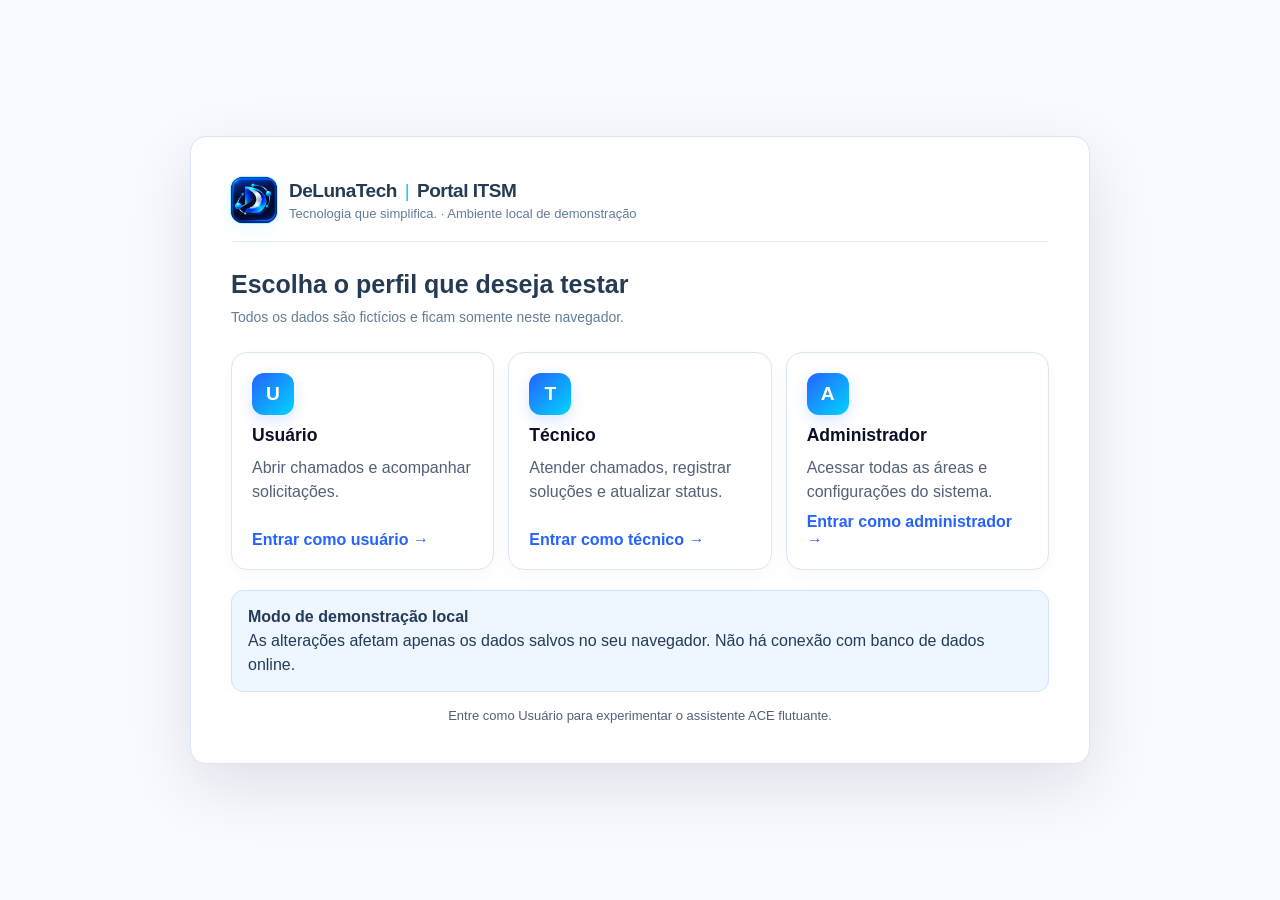
<file: itsm/index.html>
<!doctype html>
<html lang="pt-BR">
  <head>
    <meta charset="UTF-8" />
    <meta name="viewport" content="width=device-width, initial-scale=1.0" />
    <meta name="theme-color" content="#0b1026" />
    <meta name="description" content="Portal ITSM DeLunaTech — ambiente local de demonstração." />
    <title>DeLunaTech | Portal ITSM</title>
    <link rel="stylesheet" href="styles.css" />
    <link rel="stylesheet" href="sla.css" />
    <link rel="stylesheet" href="ace-widget.css" />
  </head>
  <body>
    <div id="app"></div>
    <script type="module" src="app.js"></script>
  </body>
</html>
</file>
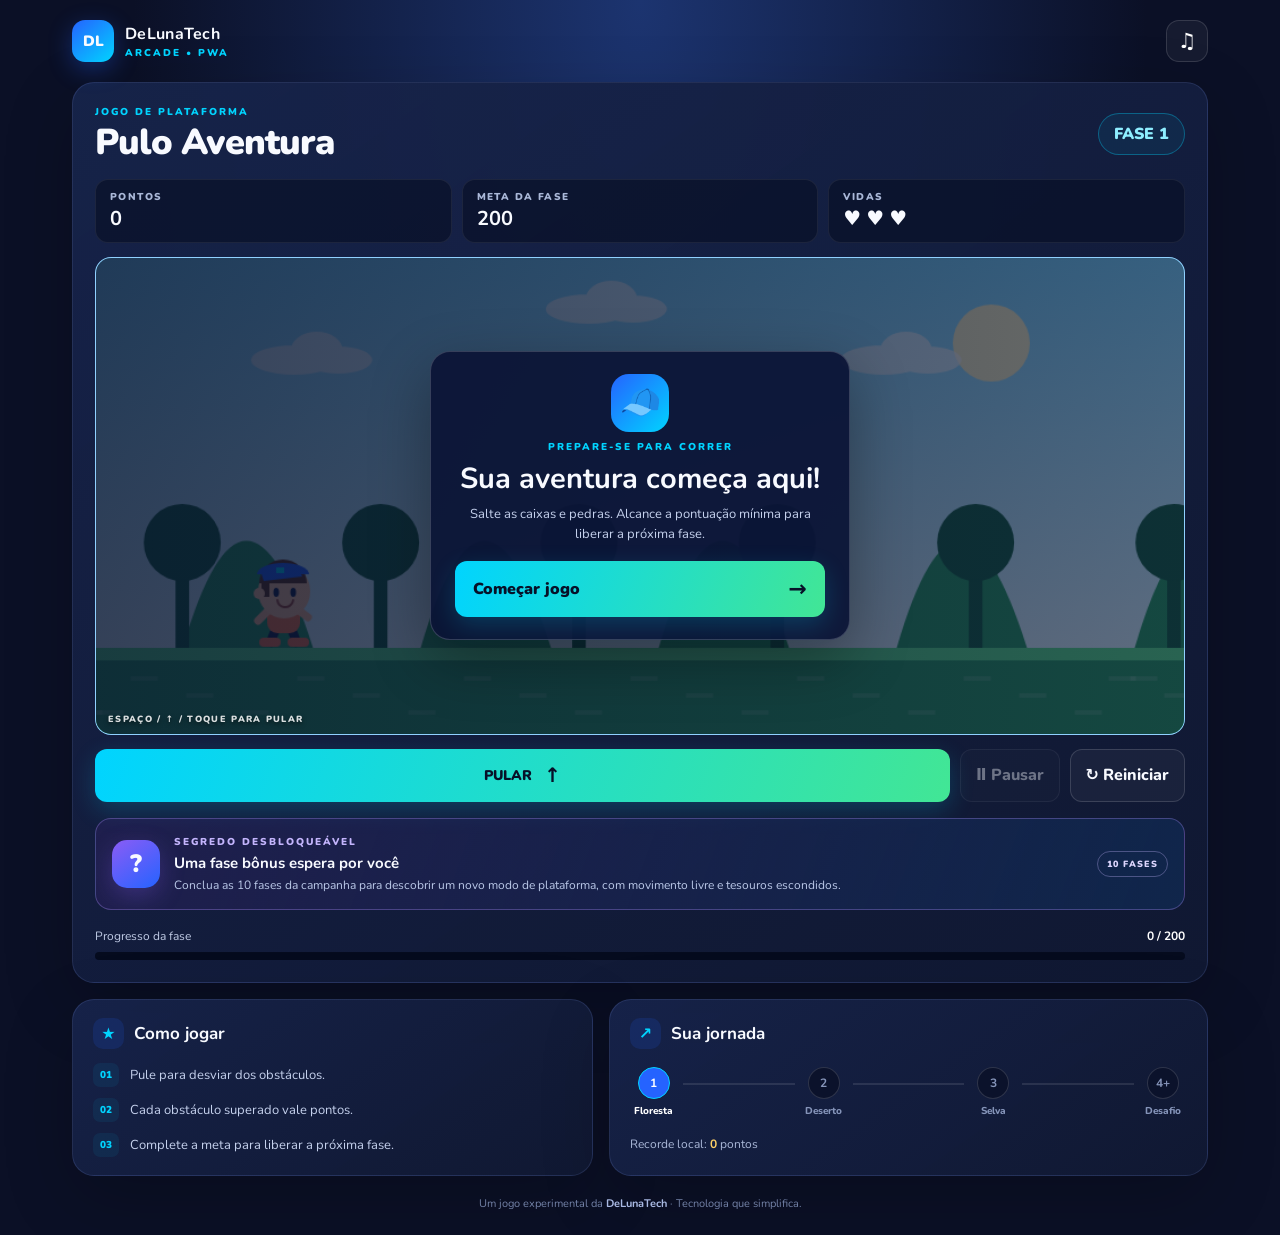
<file: PuloAventura/index.html>
<!doctype html>
<html lang="pt-BR">
<head>
  <meta charset="utf-8">
  <meta name="viewport" content="width=device-width, initial-scale=1, viewport-fit=cover">
  <meta name="theme-color" content="#0b1026">
  <meta name="description" content="Pulo Aventura: corra, salte obstáculos e desbloqueie novas fases.">
  <link rel="manifest" href="manifest.json">
  <link rel="stylesheet" href="visual.css">
  <title>Pulo Aventura | DeLunaTech</title>
</head>
<body>
  <main class="app-shell">
    <header class="topbar">
      <div class="brand"><span class="brand-mark">DL</span><span><strong>DeLunaTech</strong><small>ARCADE • PWA</small></span></div>
      <button id="soundBtn" class="icon-btn" aria-label="Ativar ou desativar som" title="Som">♫</button>
    </header>

    <section class="game-card">
      <div class="game-heading">
        <div><p class="eyebrow">JOGO DE PLATAFORMA</p><h1>Pulo Aventura</h1></div>
        <div class="level-pill">FASE <span id="levelNum">1</span></div>
      </div>

      <div class="stats-row">
        <div class="stat"><span>PONTOS</span><strong id="score">0</strong></div>
        <div class="stat"><span>META DA FASE</span><strong id="target">200</strong></div>
        <div class="stat"><span>VIDAS</span><strong id="lives">♥ ♥ ♥</strong></div>
      </div>

      <div class="game-frame">
        <canvas id="gameCanvas" width="960" height="420" aria-label="Área do jogo Pulo Aventura"></canvas>
        <div id="overlay" class="overlay">
          <div class="overlay-card">
            <div class="hero-avatar">🧢</div>
            <p class="eyebrow">PREPARE-SE PARA CORRER</p>
            <h2 id="overlayTitle">Sua aventura começa aqui!</h2>
            <p id="overlayText">Salte as caixas e pedras. Alcance a pontuação mínima para liberar a próxima fase.</p>
            <div id="choiceActions" class="choice-actions"></div>
            <button id="mainBtn" class="primary-btn">Começar jogo <span>→</span></button>
          </div>
        </div>
        <div class="game-hint">ESPAÇO / ↑ / TOQUE PARA PULAR</div>
      </div>

      <div class="controls">
        <button id="jumpBtn" class="jump-btn" aria-label="Pular">PULAR <span>↑</span></button>
        <button id="pauseBtn" class="secondary-btn" disabled>Ⅱ Pausar</button>
        <button id="restartBtn" class="secondary-btn">↻ Reiniciar</button>
      </div>
      <div class="bonus-teaser">
        <div class="bonus-lock" id="bonusLock">?</div>
        <div><p class="eyebrow">SEGREDO DESBLOQUEÁVEL</p><strong id="bonusTitle">Uma fase bônus espera por você</strong>
        <p id="bonusCopy">Conclua as 10 fases da campanha para descobrir um novo modo de plataforma, com movimento livre e tesouros escondidos.</p></div>
        <span class="bonus-tag" id="bonusTag">10 FASES</span>
      </div>
      <div class="progress-block">
        <div class="progress-label"><span>Progresso da fase</span><strong id="progressText">0 / 200</strong></div>
        <div class="progress-track"><div id="progressFill" class="progress-fill"></div></div>
      </div>
    </section>

    <section class="bottom-grid">
      <article class="info-card">
        <div class="section-title"><span class="title-icon">★</span><h2>Como jogar</h2></div>
        <ul class="instructions">
          <li><span>01</span> Pule para desviar dos obstáculos.</li>
          <li><span>02</span> Cada obstáculo superado vale pontos.</li>
          <li><span>03</span> Complete a meta para liberar a próxima fase.</li>
        </ul>
      </article>
      <article class="info-card">
        <div class="section-title"><span class="title-icon">↗</span><h2>Sua jornada</h2></div>
        <div class="journey">
          <div class="journey-item active"><b>1</b><span>Floresta</span></div>
          <div class="journey-line"></div>
          <div class="journey-item" id="journey2"><b>2</b><span>Deserto</span></div>
          <div class="journey-line"></div>
          <div class="journey-item" id="journey3"><b>3</b><span>Selva</span></div>
          <div class="journey-line"></div>
          <div class="journey-item" id="journey4"><b>4+</b><span>Desafio</span></div>
        </div>
        <p class="best-score">Recorde local: <strong id="bestScore">0</strong> pontos</p>
      </article>
    </section>
    <footer>Um jogo experimental da <strong>DeLunaTech</strong> · Tecnologia que simplifica.</footer>
  </main>
  <script src="app.js"></script>
</body>
</html>
</file>
<file: chavespixconsultas/visual.css>
@import url('https://fonts.googleapis.com/css2?family=Poppins:wght@400;500;600;700;800&display=swap');
* {
    box-sizing: border-box;
    margin: 0;
    padding: 0;
}


:root {

    --cor-principal: #2563eb;
    --cor-principal-hover: #1d4ed8;

    --fundo: #f4f7fb;
    --superficie: #ffffff;

    --texto: #172033;
    --texto-secundario: #5b6475;

    --borda: #dce2eb;

    --sucesso: #15803d;
    --erro: #dc2626;

    --sombra:
        0 4px 16px rgba(0, 0, 0, 0.07);

    --raio: 18px;
}


body {

    font-family:
        Arial,
        Helvetica,
        sans-serif;

    background: var(--fundo);

    color: var(--texto);

    min-height: 100vh;

    font-size: 18px;

    line-height: 1.5;
}


button,
input {

    font: inherit;
}


/* ======================================================
   TELA
   ====================================================== */

.tela {

    width: 100%;

    min-height: 100vh;
}


/* ======================================================
   LOGIN
   ====================================================== */

.login-container {

    width: min(
        100% - 32px,
        460px
    );

    min-height: 100vh;

    margin: 0 auto;

    display: flex;

    flex-direction: column;

    justify-content: center;

    padding: 32px 0;
}


.logo-area {

    text-align: center;

    margin-bottom: 32px;
}


.logo-icon {

    width: 76px;
    height: 76px;

    margin: 0 auto 18px;

    display: flex;

    align-items: center;
    justify-content: center;

    border-radius: 22px;

    background: var(--cor-principal);

    color: white;

    font-size: 20px;

    font-weight: 800;

    box-shadow: var(--sombra);
}


.logo-area h1 {

    font-size: 30px;

    line-height: 1.2;

    margin-bottom: 10px;
}


.logo-area p {

    color: var(--texto-secundario);

    font-size: 18px;

    line-height: 1.5;
}


/* ======================================================
   FORMULÁRIOS
   ====================================================== */

label {

    display: block;

    font-size: 18px;

    font-weight: 700;

    margin:
        0
        0
        8px;
}


input {

    width: 100%;

    height: 58px;

    padding:
        0
        16px;

    border:
        2px
        solid
        var(--borda);

    border-radius: 14px;

    background: var(--superficie);

    color: var(--texto);

    outline: none;

    margin-bottom: 20px;

    font-size: 18px;

    transition:
        border-color 0.2s,
        box-shadow 0.2s;
}


input:focus {

    border-color:
        var(--cor-principal);

    box-shadow:
        0 0 0 3px
        rgba(37, 99, 235, 0.12);
}


input::placeholder {

    color:
        #7a8495;
}


/* ======================================================
   BOTÕES
   ====================================================== */

button {

    width: 100%;

    min-height: 56px;

    border: none;

    border-radius: 14px;

    padding:
        12px
        18px;

    cursor: pointer;

    font-size: 18px;

    font-weight: 700;

    transition:
        transform 0.15s,
        opacity 0.15s,
        background 0.15s;
}


button:active {

    transform: scale(0.98);
}


#btn-entrar {

    background:
        var(--cor-principal);

    color: white;

    margin-bottom: 12px;
}


#btn-entrar:hover {

    background:
        var(--cor-principal-hover);
}


#btn-google {

    background:
        var(--superficie);

    color: var(--texto);

    border:
        2px
        solid
        var(--borda);

    margin-bottom: 12px;
}


#btn-criar-conta {

    background:
        var(--superficie);

    color:
        var(--cor-principal);

    border:
        2px
        solid
        var(--cor-principal);

    margin-bottom: 4px;
}


.botao-texto {

    background: transparent;

    color:
        var(--cor-principal);

    min-height: 48px;

    font-size: 16px;
}


/* ======================================================
   MENSAGENS
   ====================================================== */

.mensagem {

    min-height: 24px;

    margin-top: 14px;

    text-align: center;

    font-size: 16px;

    font-weight: 600;
}


.mensagem.erro {

    color:
        var(--erro);
}


.mensagem.sucesso {

    color:
        var(--sucesso);
}


/* ======================================================
   CABEÇALHO
   ====================================================== */

.cabecalho {

    width: min(
        100% - 32px,
        900px
    );

    margin: 0 auto;

    padding:
        28px
        0
        20px;

    display: flex;

    justify-content: space-between;

    align-items: center;

    gap: 16px;
}


.cabecalho h1 {

    font-size: 28px;

    line-height: 1.2;
}


.cabecalho p {

    margin-top: 5px;

    color:
        var(--texto-secundario);

    font-size: 16px;

    word-break: break-word;
}


#btn-logout {

    width: auto;

    min-width: 80px;

    min-height: 48px;

    background:
        var(--superficie);

    color:
        var(--texto);

    border:
        2px
        solid
        var(--borda);

    font-size: 16px;
}


/* ======================================================
   CONTEÚDO PRINCIPAL
   ====================================================== */

.conteudo-principal {

    width: min(
        100% - 32px,
        900px
    );

    margin: 0 auto;

    padding:
        10px
        0
        32px;
}


/* ======================================================
   CARDS DO MENU
   ====================================================== */

.card-menu {

    width: 100%;

    min-height: 100px;

    margin-bottom: 16px;

    padding: 18px;

    display: flex;

    align-items: center;

    text-align: left;

    gap: 18px;

    background:
        var(--superficie);

    color:
        var(--texto);

    border:
        1px
        solid
        var(--borda);

    border-radius:
        var(--raio);

    box-shadow:
        var(--sombra);
}


.card-menu:hover {

    border-color:
        var(--cor-principal);
}


.icone-menu {

    width: 58px;
    height: 58px;

    flex-shrink: 0;

    display: flex;

    align-items: center;
    justify-content: center;

    border-radius: 16px;

    background:
        rgba(37, 99, 235, 0.10);

    color:
        var(--cor-principal);

    font-size: 28px;

    font-weight: 700;
}


.card-menu span:last-child {

    display: flex;

    flex-direction: column;

    gap: 3px;
}


.card-menu strong {

    font-size: 20px;
}


.card-menu small {

    color:
        var(--texto-secundario);

    font-size: 16px;

    font-weight: 400;
}


/* ======================================================
   TEMA
   ====================================================== */

.tema-area {

    margin-top: 24px;

    padding: 18px;

    display: flex;

    align-items: center;

    justify-content: space-between;

    gap: 16px;

    background:
        var(--superficie);

    border:
        1px
        solid
        var(--borda);

    border-radius:
        var(--raio);
}


.tema-area span {

    font-size: 18px;

    font-weight: 700;
}


#btn-tema {

    width: auto;

    min-height: 48px;

    background:
        var(--texto);

    color:
        var(--superficie);

    font-size: 15px;
}


/* ======================================================
   MODO ESCURO
   ====================================================== */

body.tema-escuro {

    --cor-principal: #60a5fa;

    --cor-principal-hover: #93c5fd;

    --fundo: #10141c;

    --superficie: #1a202b;

    --texto: #f3f6fb;

    --texto-secundario: #b7c0cf;

    --borda: #303a4a;

    --sucesso: #4ade80;

    --erro: #f87171;

    --sombra:
        0 4px 18px
        rgba(0, 0, 0, 0.25);
}


body.tema-escuro #btn-google {

    background:
        var(--superficie);

    color:
        var(--texto);
}


body.tema-escuro #btn-criar-conta {

    background:
        transparent;
}


body.tema-escuro #btn-tema {

    background:
        var(--texto);

    color:
        var(--fundo);
}


/* ======================================================
   RESPONSIVIDADE
   ====================================================== */

@media (min-width: 700px) {

    body {

        font-size: 19px;
    }


    .conteudo-principal {

        display: grid;

        grid-template-columns:
            repeat(2, 1fr);

        gap: 16px;
    }


    .card-menu {

        margin-bottom: 0;
    }


    .tema-area {

        grid-column:
            1 / -1;
    }
}


@media (max-width: 480px) {

    .login-container {

        width:
            calc(100% - 28px);
    }


    .logo-area h1 {

        font-size: 27px;
    }


    .cabecalho {

        width:
            calc(100% - 28px);

        align-items:
            flex-start;
    }


    .cabecalho h1 {

        font-size: 24px;
    }


    .conteudo-principal {

        width:
            calc(100% - 28px);
    }


    .tema-area {

        flex-direction:
            column;

        align-items:
            stretch;
    }


    #btn-tema {

        width: 100%;
    }
}


/* ======================================================
   ACESSIBILIDADE
   ====================================================== */

button:focus-visible,
input:focus-visible {

    outline:
        3px
        solid
        var(--cor-principal);

    outline-offset:
        3px;
}

/* ======================================================
   COMO USAR
   ====================================================== */

.card-instrucao {

    width: 100%;

    padding: 22px;

    margin-bottom: 16px;

    background:
        var(--superficie);

    border:
        1px
        solid
        var(--borda);

    border-radius:
        var(--raio);

    box-shadow:
        var(--sombra);
}


.card-instrucao h2 {

    font-size: 22px;

    line-height: 1.3;

    margin-bottom: 10px;

    color:
        var(--texto);
}


.card-instrucao p {

    font-size: 18px;

    line-height: 1.6;

    color:
        var(--texto-secundario);
}


#btn-voltar-como-usar {

    margin-top: 8px;

    background:
        var(--cor-principal);

    color: white;
}

/* ======================================================
   CADASTRO
   ====================================================== */

.card-formulario {

    width: 100%;

    padding: 24px;

    background:
        var(--superficie);

    border:
        1px solid
        var(--borda);

    border-radius:
        var(--raio);

    box-shadow:
        var(--sombra);
}


.card-formulario input {

    margin-bottom: 20px;
}


#btn-salvar-chave {

    background:
        var(--cor-principal);

    color: white;

    margin-top: 4px;

    margin-bottom: 12px;
}


.botao-secundario {

    background:
        var(--superficie);

    color:
        var(--cor-principal);

    border:
        2px solid
        var(--cor-principal);
}


.tipo-detectado {

    min-height: 28px;

    margin-top: -10px;

    margin-bottom: 18px;

    color:
        var(--texto-secundario);

    font-size: 16px;

    font-weight: 700;
}

/* ======================================================
   CADASTRO DE CHAVE
   ====================================================== */

.card-formulario {
    width: 100%;
    padding: 24px;
    background: var(--superficie);
    border: 1px solid var(--borda);
    border-radius: var(--raio);
    box-shadow: var(--sombra);
}

.card-formulario input {
    margin-bottom: 20px;
}

#btn-salvar-chave {
    background: var(--cor-principal);
    color: white;
    margin-top: 4px;
    margin-bottom: 12px;
}

.botao-secundario {
    background: var(--superficie);
    color: var(--cor-principal);
    border: 2px solid var(--cor-principal);
}

.tipo-detectado {
    min-height: 28px;
    margin-top: -10px;
    margin-bottom: 18px;
    color: var(--texto-secundario);
    font-size: 16px;
    font-weight: 700;
}

/* ======================================================
   CONSULTA DE CHAVES PIX
   ====================================================== */

#resultado-pessoas {
    width: 100%;
    display: flex;
    flex-direction: column;
    gap: 14px;
    margin-top: 20px;
}

.card-pessoa {
    width: 100%;
    min-height: 64px;
    padding: 16px 20px;
    border: 2px solid var(--borda);
    border-radius: var(--raio);
    background: var(--superficie);
    color: var(--texto);
    font-size: 20px;
    font-weight: 700;
    text-align: left;
    cursor: pointer;
    box-shadow: var(--sombra);
}

.card-pessoa:active {
    transform: scale(0.98);
}

#resultado-chaves {
    width: 100%;
    margin-top: 28px;
}

#resultado-chaves h2 {
    margin-bottom: 18px;
    font-size: 24px;
}

.card-chave {
    width: 100%;
    padding: 22px;
    margin-bottom: 18px;
    background: var(--superficie);
    border: 2px solid var(--borda);
    border-radius: var(--raio);
    box-shadow: var(--sombra);
}

.card-chave h3 {
    margin: 0 0 14px;
    font-size: 22px;
    font-weight: 800;
}

.card-chave p {
    margin: 0 0 12px;
    font-size: 18px;
    line-height: 1.5;
    overflow-wrap: anywhere;
}

.card-chave p:last-of-type {
    color: var(--texto-secundario);
    font-size: 16px;
    font-weight: 700;
}

.card-chave button {
    width: 100%;
    min-height: 56px;
    margin-top: 8px;
    background: var(--cor-principal);
    color: white;
    border: none;
    border-radius: 14px;
    font-size: 18px;
    font-weight: 800;
    cursor: pointer;
}

.card-chave button:active,
.card-pessoa:active {
    transform: scale(0.98);
}

/* ======================================================
   BOTÃO DE EXCLUSÃO DE PESSOA
   ====================================================== */

.botao-perigo {
    width: 100%;
    min-height: 54px;

    margin: 16px 0;
    padding: 12px 16px;

    border: 2px solid #dc2626;
    border-radius: 12px;

    background: #dc2626;
    color: #ffffff;

    font-size: 16px;
    font-weight: 700;

    cursor: pointer;

    transition:
        background 0.2s ease,
        transform 0.1s ease;
}

.botao-perigo:hover {
    background: #b91c1c;
}

.botao-perigo:active {
    transform: scale(0.98);
}

.botao-perigo:disabled {
    opacity: 0.6;
    cursor: not-allowed;
}

/* ======================================================
   BOTÕES DE GERENCIAMENTO DA CHAVE
   ====================================================== */

.botoes-gerenciamento-chave {
    display: flex;
    gap: 10px;
    margin-top: 12px;
}

.botoes-gerenciamento-chave button {
    flex: 1;
    min-height: 48px;

    border-radius: 10px;
    border: none;

    font-size: 15px;
    font-weight: 700;

    cursor: pointer;
}

.botao-editar-chave {
    background: #e5e7eb !important;
    color: #111827 !important;
    border: 2px solid #9ca3af !important;
}

.botao-editar-chave:hover {
    background: #d1d5db !important;
}

.botao-excluir-chave {
    background: #dc2626 !important;
    color: #ffffff !important;
    border: 2px solid #dc2626 !important;
}

.botao-excluir-chave:hover {
    background: #b91c1c !important;
    border-color: #b91c1c !important;
}

.botoes-gerenciamento-chave button:active {
    transform: scale(0.98);
}

/* ======================================================
   BOTÃO EDITAR PESSOA
   ====================================================== */

.botoes-gerenciamento-pessoa {
    margin: 12px 0 16px;
}

.botao-editar-pessoa {
    width: 100%;
    min-height: 54px;

    padding: 12px 16px;

    border: 2px solid #2563eb;
    border-radius: 12px;

    background: #2563eb;
    color: #ffffff;

    font-size: 16px;
    font-weight: 700;

    cursor: pointer;

    transition:
        background 0.2s ease,
        transform 0.1s ease;
}

.botao-editar-pessoa:hover {
    background: #1d4ed8;
}

.botao-editar-pessoa:active {
    transform: scale(0.98);
}
/* ======================================================
   IDENTIDADE VISUAL DELUNATECH · TEMA LOCAL
   ====================================================== */
:root {
  --cor-principal: #0066FF;
  --cor-principal-hover: #0052CC;
  --fundo: #F4F7FC;
  --superficie: #FFFFFF;
  --texto: #0B1026;
  --texto-secundario: #53617A;
  --borda: #D8E2F1;
  --sucesso: #10B981;
  --erro: #EF4444;
  --sombra: 0 12px 34px rgba(11, 16, 38, .09);
  --raio: 20px;
  --azul-profundo: #0B1026;
  --ciano: #00D4FF;
}
body { font-family: 'Poppins', Arial, sans-serif; background: radial-gradient(ellipse at top right, rgba(0,212,255,.10), transparent 36%), var(--fundo); color: var(--texto); }
button { border: 0; border-radius: 13px; background: linear-gradient(105deg, #0066FF, #00A8FF); color: #fff; font-weight: 700; letter-spacing: .02em; cursor: pointer; padding: 14px 18px; box-shadow: 0 6px 16px rgba(0,102,255,.18); transition: transform .16s ease, box-shadow .16s ease, filter .16s ease; }
button:hover { filter: brightness(1.04); transform: translateY(-1px); box-shadow: 0 9px 20px rgba(0,102,255,.23); }
button:focus-visible, input:focus-visible { outline: 3px solid rgba(0,212,255,.65); outline-offset: 2px; }
button:disabled { opacity: .55; cursor: wait; transform: none; }
.botao-secundario { background: #EAF2FF !important; color: #0757C8 !important; box-shadow: none !important; }
.botao-texto { background: transparent !important; color: #0066FF !important; box-shadow: none !important; }
input { border: 1.5px solid var(--borda); border-radius: 13px; background: #fff; }
input:focus { border-color: var(--ciano); box-shadow: 0 0 0 4px rgba(0,212,255,.13); }
.login-container { width: min(100% - 32px, 540px); }
.logo-area { background: linear-gradient(145deg, #0B1026, #10265A 72%, #003D8F); color: white; border-radius: 24px; padding: 28px 26px; box-shadow: 0 18px 44px rgba(11,16,38,.2); border: 1px solid rgba(0,212,255,.25); }
.logo-area h1 { color: #fff; font-size: clamp(25px, 5vw, 32px); }
.logo-area p { color: #DCEBFF; }
.logo-delunatech { width: min(100%, 420px); height: auto; display: block; margin: 0 auto 16px; border-radius: 12px; }
.selo-local { display: inline-flex; padding: 6px 11px; border: 1px solid rgba(0,212,255,.55); border-radius: 999px; color: #8FEFFF; font-size: 11px; font-weight: 700; letter-spacing: .12em; margin-bottom: 18px; }
.aviso-privacidade { margin-top: 16px; padding: 12px 14px; border-radius: 12px; background: rgba(255,255,255,.08); border: 1px solid rgba(255,255,255,.14); font-size: 13px !important; }
#form-login { padding: 22px; border-radius: 20px; border: 1px solid var(--borda); background: white; box-shadow: var(--sombra); }
#form-login #login-senha, #form-login label[for="login-senha"], #btn-google, #btn-criar-conta, #btn-esqueci-senha { display: none !important; }
#btn-entrar { width: 100%; min-height: 54px; }
.cabecalho { background: linear-gradient(110deg, #0B1026, #10265A); color: white; border-bottom: 3px solid var(--ciano); padding: 22px clamp(16px, 4vw, 42px); }
.cabecalho h1 { color: white; }
.cabecalho p { color: #B9D2F6; }
.logo-cabecalho { display: block; width: min(230px, 40vw); height: auto; margin-bottom: 10px; border-radius: 7px; }
.conteudo-principal { width: min(100% - 28px, 1000px); margin: 28px auto; }
.card-menu, .card-formulario, .card-instrucao, .card-pessoa, .card-chave, .resultado-pessoa, .pessoa-selecionada { border: 1px solid var(--borda); border-radius: 18px; box-shadow: var(--sombra); }
.card-menu { background: white; color: var(--texto); text-align: left; }
.card-menu strong { color: var(--texto); }
.card-menu small { color: var(--texto-secundario); }
.card-menu:hover { border-color: #7BCBFF; }
.icone-menu { background: linear-gradient(145deg, #0066FF, #00D4FF) !important; color: white !important; border-radius: 14px !important; }
.card-formulario, .card-instrucao { background: white; padding: clamp(18px, 3vw, 28px); }
.mensagem { margin-top: 14px; }
.avisos-card-area { width: min(100% - 28px, 1000px); margin: 14px auto 0; display: grid; gap: 10px; position: relative; z-index: 2; }
.aviso-card, .card-interacao { background: white; border: 1px solid var(--borda); border-left: 5px solid #0066FF; border-radius: 16px; padding: 18px; box-shadow: var(--sombra); color: var(--texto); }
.aviso-card { display: flex; align-items: center; justify-content: space-between; gap: 16px; }
.aviso-card.sucesso { border-left-color: #10B981; }
.aviso-card.erro { border-left-color: #EF4444; }
.card-interacao { width: min(100% - 28px, 760px); margin: 18px auto; }
.card-interacao h2 { font-size: 20px; margin-bottom: 14px; }
.card-interacao p { white-space: pre-line; margin-bottom: 14px; }
.card-interacao input { margin: 8px 0 14px; }
.acoes-card { display: flex; flex-wrap: wrap; gap: 10px; }
.somente-leitor { position: absolute !important; width: 1px; height: 1px; padding: 0; margin: -1px; overflow: hidden; clip: rect(0,0,0,0); white-space: nowrap; border: 0; }
[hidden] { display: none !important; }
@media (max-width: 600px) {
  body { font-size: 16px; }
  .logo-area { padding: 22px 16px; }
  .logo-delunatech { width: 100%; }
  .cabecalho { padding: 18px 16px; }
  .logo-cabecalho { width: 180px; }
  .aviso-card { align-items: stretch; flex-direction: column; }
  .aviso-card button { width: 100%; }
  .acoes-card button { flex: 1 1 120px; }
}

/* ======================================================
   REFINAMENTO DE BOTÕES · PADRÃO CORPORATIVO DELUNATECH
   Azul profundo, azul tech, ciano e cores semânticas suaves.
   ====================================================== */
:root {
  --azul-profundo: #0B1026;
  --azul-tech: #0066FF;
  --ciano: #00D4FF;
  --erro: #E5484D;
  --erro-hover: #C9363D;
}

/* Ação principal: azul tech com detalhe ciano */
.card-chave > button,
#btn-entrar,
#btn-consultar,
#btn-cadastrar,
#btn-como-usar,
#btn-salvar-chave,
.botao-editar-pessoa {
  background: linear-gradient(105deg, #0066FF 0%, #087CFF 65%, #00A8E8 100%) !important;
  color: #FFFFFF !important;
  border: 1px solid rgba(0, 212, 255, .35) !important;
  box-shadow: 0 6px 16px rgba(0, 102, 255, .18) !important;
}

/* Editar: mesmo sistema visual, com tom azul mais sóbrio */
.botao-editar-chave {
  background: #EAF2FF !important;
  color: #0757C8 !important;
  border: 1px solid #B9D1FF !important;
  box-shadow: none !important;
}
.botao-editar-chave:hover {
  background: #DCEAFF !important;
  border-color: #80ADFF !important;
  color: #0B3E91 !important;
}

/* Excluir: cor semântica de erro, menos agressiva e consistente */
.botao-perigo,
.botao-excluir-chave {
  background: #E5484D !important;
  color: #FFFFFF !important;
  border: 1px solid #E5484D !important;
  box-shadow: 0 5px 14px rgba(229, 72, 77, .14) !important;
}
.botao-perigo:hover,
.botao-excluir-chave:hover {
  background: #C9363D !important;
  border-color: #C9363D !important;
}

/* Voltar é uma ação secundária; não deve ocupar a tela inteira */
#btn-voltar-consulta,
#btn-voltar-cadastro,
#btn-voltar-como-usar,
#btn-logout,
#btn-tema {
  width: auto !important;
  min-width: 132px;
  min-height: 46px;
  padding: 12px 22px !important;
  align-self: flex-start;
  height: auto !important;
  flex: 0 0 auto !important;
  background: #EAF2FF !important;
  color: #0757C8 !important;
  border: 1px solid #B9D1FF !important;
  box-shadow: none !important;
}
#btn-voltar-consulta:hover,
#btn-voltar-cadastro:hover,
#btn-voltar-como-usar:hover,
#btn-logout:hover,
#btn-tema:hover {
  background: #DCEAFF !important;
  border-color: #80ADFF !important;
  color: #0B3E91 !important;
}

/* Interação e acessibilidade uniformes */
button {
  font-family: 'Poppins', Arial, sans-serif;
  font-weight: 700;
  letter-spacing: .015em;
  transition: background-color .18s ease, border-color .18s ease,
              color .18s ease, box-shadow .18s ease, transform .18s ease;
}
button:focus-visible {
  outline: 3px solid #00D4FF !important;
  outline-offset: 3px;
}
button:disabled {
  opacity: .55 !important;
  cursor: not-allowed !important;
  box-shadow: none !important;
  transform: none !important;
}
@media (prefers-reduced-motion: reduce) {
  button { transition: none !important; }
}

/* ======================================================
   REFINAMENTO GLOBAL DE IDENTIDADE · DeLunaTech
   Superfícies limpas, azul profundo e ciano como destaque.
   ====================================================== */
:root {
  --cor-principal: #2563FF;
  --cor-principal-hover: #174BCC;
  --fundo: #F8FAFF;
  --superficie: #FFFFFF;
  --texto: #0B1026;
  --texto-secundario: #485873;
  --borda: #D7E2F2;
  --sucesso: #108981;
  --erro: #D9434A;
  --sombra: 0 10px 28px rgba(11, 16, 38, .07);
  --raio: 18px;
  --azul-profundo: #0B1026;
  --azul-tech: #2563FF;
  --ciano: #00D4FF;
}

body {
  background: var(--fundo) !important;
  color: var(--texto);
}

/* Navegação: cards brancos em vez de grandes gradientes saturados. */
#btn-consultar.card-menu,
#btn-cadastrar.card-menu,
#btn-como-usar.card-menu {
  background: #FFFFFF !important;
  color: var(--texto) !important;
  border: 1px solid var(--borda) !important;
  border-radius: 18px !important;
  box-shadow: 0 8px 22px rgba(11, 16, 38, .055) !important;
  text-align: left;
  transform: none;
}
#btn-consultar.card-menu:hover,
#btn-cadastrar.card-menu:hover,
#btn-como-usar.card-menu:hover {
  background: #FFFFFF !important;
  border-color: #8BAEFF !important;
  box-shadow: 0 12px 28px rgba(37, 99, 255, .11) !important;
  transform: translateY(-2px);
}
.card-menu strong { color: #0B1026 !important; }
.card-menu small { color: #485873 !important; }
.icone-menu {
  background: #EAF2FF !important;
  color: #2563FF !important;
  border: 1px solid #D5E4FF !important;
  border-radius: 15px !important;
  box-shadow: inset 0 0 0 1px rgba(0,212,255,.08);
}

/* Botões: hierarquia visual coerente e sem gradientes excessivos. */
button {
  font-family: 'Poppins', Arial, sans-serif;
  border-radius: 12px;
}
#btn-entrar,
#btn-salvar-chave,
.card-chave > button:not(.botao-editar-chave):not(.botao-excluir-chave),
.botao-editar-pessoa {
  background: #2563FF !important;
  border: 1px solid #2563FF !important;
  color: #FFFFFF !important;
  box-shadow: 0 5px 14px rgba(37,99,255,.16) !important;
}
#btn-entrar:hover,
#btn-salvar-chave:hover,
.card-chave > button:not(.botao-editar-chave):not(.botao-excluir-chave):hover,
.botao-editar-pessoa:hover {
  background: #174BCC !important;
  border-color: #174BCC !important;
}
.botao-secundario,
.botao-editar-chave,
#btn-voltar-consulta,
#btn-voltar-cadastro,
#btn-voltar-como-usar,
#btn-logout,
#btn-tema {
  background: #EAF2FF !important;
  color: #174BCC !important;
  border: 1px solid #C8DAFF !important;
  box-shadow: none !important;
}
.botao-secundario:hover,
.botao-editar-chave:hover,
#btn-voltar-consulta:hover,
#btn-voltar-cadastro:hover,
#btn-voltar-como-usar:hover,
#btn-logout:hover,
#btn-tema:hover {
  background: #DCE9FF !important;
  border-color: #9DBBFF !important;
  color: #0B2F80 !important;
}
.botao-perigo,
.botao-excluir-chave {
  background: #D9434A !important;
  color: #FFFFFF !important;
  border: 1px solid #D9434A !important;
  box-shadow: 0 4px 12px rgba(217,67,74,.12) !important;
}
.botao-perigo:hover,
.botao-excluir-chave:hover {
  background: #B92F37 !important;
  border-color: #B92F37 !important;
}

/* Formulários e painéis */
.card-formulario,
.card-instrucao,
.card-pessoa,
.card-chave,
.resultado-pessoa,
.pessoa-selecionada,
#form-login,
.tema-area {
  background: #FFFFFF !important;
  border-color: var(--borda) !important;
  box-shadow: var(--sombra) !important;
}
input, select, textarea {
  color: #0B1026;
  background: #FFFFFF;
  border-color: #CBD8EA;
}
input:focus, select:focus, textarea:focus {
  border-color: #2563FF;
  box-shadow: 0 0 0 3px rgba(0,212,255,.18);
  outline: none;
}
.tema-area { box-shadow: none !important; }
.tema-area > span { color: #0B1026; }
.aviso-card, .card-interacao {
  background: #FFFFFF !important;
  color: #0B1026 !important;
  border-color: var(--borda) !important;
  border-left-color: #2563FF !important;
  box-shadow: var(--sombra) !important;
}
.aviso-card.sucesso { border-left-color: #108981 !important; }
.aviso-card.erro { border-left-color: #D9434A !important; }

button:focus-visible, input:focus-visible, select:focus-visible, textarea:focus-visible {
  outline: 3px solid #00D4FF !important;
  outline-offset: 3px;
}
@media (max-width: 600px) {
  .card-menu { gap: 14px; padding: 16px !important; }
  .card-menu strong { font-size: 19px; }
  .card-menu small { font-size: 15px; }
  .icone-menu { width: 54px; height: 54px; }
}

/* ======================================================
   REFINAMENTO DE MARCA — DeLunaTech
   Camada final de acabamento visual
   ====================================================== */
:root {
  --cor-principal: #2563FF;
  --cor-principal-hover: #1749D2;
  --fundo: #F5F8FE;
  --superficie: #FFFFFF;
  --texto: #0B1026;
  --texto-secundario: #53627D;
  --borda: #D9E3F2;
  --sucesso: #108981;
  --erro: #C83D48;
  --sombra: 0 12px 30px rgba(11, 31, 74, .055);
  --raio: 18px;
}

html { background: var(--fundo); }
body {
  font-family: 'Poppins', 'Segoe UI', sans-serif;
  background: radial-gradient(ellipse at 90% 0%, rgba(0,212,255,.055), transparent 36%), var(--fundo);
  color: var(--texto);
  letter-spacing: -.012em;
  -webkit-font-smoothing: antialiased;
}

.cabecalho {
  width: 100%;
  margin: 0 0 28px;
  padding: 24px max(22px, calc((100% - 1120px) / 2)) 22px;
  color: #F8FAFF;
  background: linear-gradient(112deg, #0B1026 0%, #101C43 58%, #172A5A 100%);
  border-bottom: 3px solid #00D4FF;
  box-shadow: 0 8px 24px rgba(11,16,38,.10);
  align-items: center;
}
.cabecalho h1 { color: #FFFFFF; font-weight: 700; letter-spacing: -.035em; }
.cabecalho p { color: #D7E5FF; }
.cabecalho-marca { min-width: 0; }
.logo-cabecalho {
  display: block;
  width: min(100%, 230px);
  max-height: 78px;
  object-fit: contain;
  object-position: left center;
  margin: 0 0 12px;
  border-radius: 10px;
}
#btn-logout {
  flex: 0 0 auto;
  background: rgba(248,250,255,.08) !important;
  color: #FFFFFF !important;
  border: 1px solid rgba(0,212,255,.55) !important;
  border-radius: 11px;
  box-shadow: none !important;
  font-weight: 600;
}
#btn-logout:hover { background: rgba(0,212,255,.14) !important; }

.conteudo-principal {
  width: min(100% - 40px, 1120px);
  padding: 0 0 42px;
  gap: 16px;
}
.card-menu {
  min-height: 104px;
  margin: 0;
  padding: 20px 22px !important;
  gap: 17px;
  background: rgba(255,255,255,.94) !important;
  color: #0B1026 !important;
  border: 1px solid #D9E3F2 !important;
  border-radius: 16px !important;
  box-shadow: 0 5px 18px rgba(11,31,74,.035) !important;
  text-align: left;
  transition: border-color .18s ease, box-shadow .18s ease, transform .18s ease;
}
.card-menu:hover {
  border-color: rgba(37,99,255,.55) !important;
  box-shadow: 0 10px 24px rgba(37,99,255,.09) !important;
  transform: translateY(-1px);
}
.card-menu:active { transform: translateY(0); }
.card-menu strong { color: #0B1026; font-size: 19px; font-weight: 650; letter-spacing: -.025em; }
.card-menu small { color: #53627D; line-height: 1.5; }
.icone-menu {
  width: 54px;
  height: 54px;
  border-radius: 14px;
  background: linear-gradient(145deg, rgba(37,99,255,.10), rgba(0,212,255,.13)) !important;
  border: 1px solid rgba(37,99,255,.12);
  color: #2563FF !important;
  font-size: 25px;
}
.tema-area {
  margin-top: 4px;
  padding: 18px 20px;
  border-radius: 15px;
  border-color: #D9E3F2;
  background: #FFFFFF;
  box-shadow: none !important;
}
.tema-area > span { color: #0B1026; font-size: 16px; font-weight: 650; }
#btn-tema {
  width: auto;
  min-height: 46px;
  padding: 10px 18px;
  border-radius: 10px;
  background: #EEF4FF !important;
  border: 1px solid #C8D8FF !important;
  color: #1749B8 !important;
  box-shadow: none !important;
  font-size: 14px;
  font-weight: 650;
}
#btn-tema:hover { background: #E2ECFF !important; }

.card-formulario, .card-instrucao, .card-pessoa, .card-chave,
.resultado-pessoa, .pessoa-selecionada, #form-login {
  border: 1px solid #D9E3F2 !important;
  border-radius: 17px !important;
  box-shadow: 0 8px 24px rgba(11,31,74,.045) !important;
}
.card-formulario, .card-instrucao { padding: clamp(20px, 3vw, 28px); }
label { color: #172442; font-size: 15px; font-weight: 650; letter-spacing: -.01em; }
input, select, textarea {
  min-height: 54px;
  border: 1px solid #CBD8EA !important;
  border-radius: 12px !important;
  background: #FFFFFF !important;
  color: #0B1026 !important;
  font-family: inherit;
  font-size: 16px;
}
input::placeholder, textarea::placeholder { color: #7B879C; }
input:focus, select:focus, textarea:focus {
  border-color: #2563FF !important;
  box-shadow: 0 0 0 3px rgba(0,212,255,.17) !important;
}
button {
  font-family: inherit;
  border-radius: 11px;
  font-size: 15px;
  font-weight: 650;
  letter-spacing: .005em;
  transition: background .18s ease, border-color .18s ease, box-shadow .18s ease, transform .18s ease;
}
button:active { transform: translateY(1px); }
#btn-entrar, #btn-salvar-chave, #btn-voltar-como-usar,
#btn-salvar-edicao, .botao-principal, .botao-copiar, .botao-copiar-chave {
  background: #2563FF !important;
  color: #FFFFFF !important;
  border: 1px solid #2563FF !important;
  box-shadow: 0 5px 14px rgba(37,99,255,.13) !important;
}
#btn-entrar:hover, #btn-salvar-chave:hover, #btn-voltar-como-usar:hover,
#btn-salvar-edicao:hover, .botao-principal:hover, .botao-copiar:hover, .botao-copiar-chave:hover {
  background: #1749D2 !important;
  border-color: #1749D2 !important;
}
.botao-secundario, #btn-google, #btn-criar-conta,
.botao-editar, .botao-editar-chave, #btn-voltar-consulta, #btn-voltar-cadastro {
  background: #F0F5FF !important;
  color: #1749B8 !important;
  border: 1px solid #C8D8FF !important;
  box-shadow: none !important;
}
.botao-secundario:hover, #btn-google:hover, #btn-criar-conta:hover,
.botao-editar:hover, .botao-editar-chave:hover, #btn-voltar-consulta:hover, #btn-voltar-cadastro:hover {
  background: #E4EDFF !important;
  border-color: #AFC6FF !important;
}
.botao-perigo, .botao-excluir-chave, .botao-excluir, .botao-perigo-chave {
  background: #C83D48 !important;
  color: #FFFFFF !important;
  border: 1px solid #C83D48 !important;
  box-shadow: 0 4px 12px rgba(200,61,72,.10) !important;
}
.botao-perigo:hover, .botao-excluir-chave:hover, .botao-excluir:hover, .botao-perigo-chave:hover {
  background: #A92F3A !important;
  border-color: #A92F3A !important;
}
.card-pessoa {
  border: 1px solid #D9E3F2 !important;
  border-radius: 15px !important;
  text-align: left;
  box-shadow: 0 5px 18px rgba(11,31,74,.035) !important;
}
#resultado-chaves h2 { color: #0B1026; font-size: 23px; letter-spacing: -.03em; }
.mensagem { text-align: left; }
.aviso-card, .card-interacao {
  border-radius: 12px !important;
  border: 1px solid #D9E3F2 !important;
  border-left: 4px solid #2563FF !important;
  box-shadow: 0 6px 18px rgba(11,31,74,.045) !important;
}

body.tema-escuro {
  --cor-principal: #4D8BFF;
  --cor-principal-hover: #75A4FF;
  --fundo: #080E20;
  --superficie: #101A32;
  --texto: #F5F8FF;
  --texto-secundario: #B7C7E4;
  --borda: #263858;
  --sucesso: #50C9B5;
  --erro: #FF7B84;
  --sombra: 0 10px 28px rgba(0,0,0,.18);
  background: radial-gradient(ellipse at 90% 0%, rgba(0,212,255,.07), transparent 35%), var(--fundo);
}
body.tema-escuro .card-menu,
body.tema-escuro .card-formulario,
body.tema-escuro .card-instrucao,
body.tema-escuro .card-pessoa,
body.tema-escuro .card-chave,
body.tema-escuro .resultado-pessoa,
body.tema-escuro .pessoa-selecionada,
body.tema-escuro .tema-area,
body.tema-escuro #form-login {
  background: #101A32 !important;
  color: #F5F8FF !important;
  border-color: #263858 !important;
}
body.tema-escuro .card-menu strong,
body.tema-escuro .tema-area > span,
body.tema-escuro #resultado-chaves h2,
body.tema-escuro label { color: #F5F8FF !important; }
body.tema-escuro .card-menu small { color: #B7C7E4 !important; }
body.tema-escuro input, body.tema-escuro select, body.tema-escuro textarea {
  background: #0B1328 !important; color: #F5F8FF !important; border-color: #314568 !important;
}
body.tema-escuro .botao-secundario,
body.tema-escuro #btn-google,
body.tema-escuro #btn-criar-conta,
body.tema-escuro .botao-editar,
body.tema-escuro .botao-editar-chave,
body.tema-escuro #btn-voltar-consulta,
body.tema-escuro #btn-voltar-cadastro,
body.tema-escuro #btn-tema {
  background: #182A4A !important; color: #DCE8FF !important; border-color: #36588F !important;
}
body.tema-escuro .aviso-card, body.tema-escuro .card-interacao {
  background: #101A32 !important; color: #F5F8FF !important; border-color: #263858 !important;
}

@media (min-width: 700px) {
  .conteudo-principal { grid-template-columns: repeat(2, minmax(0, 1fr)); }
  #tela-principal .conteudo-principal { grid-template-columns: repeat(2, minmax(0, 1fr)); }
  #tela-principal .card-menu { min-height: 116px; }
}
@media (max-width: 600px) {
  .cabecalho { padding: 18px 18px 20px; margin-bottom: 22px; gap: 12px; }
  .cabecalho h1 { font-size: 24px; }
  .logo-cabecalho { width: min(100%, 210px); max-height: 66px; margin-bottom: 10px; }
  .conteudo-principal { width: calc(100% - 28px); }
  .card-menu { min-height: 94px; padding: 16px !important; }
  .tema-area { flex-direction: row; align-items: center; }
  #btn-tema { width: auto; }
  .card-formulario, .card-instrucao { padding: 18px; }
}
@media (prefers-reduced-motion: reduce) {
  *, *::before, *::after { transition-duration: .01ms !important; animation-duration: .01ms !important; scroll-behavior: auto !important; }
}

/* Refinamento premium dos controles de chave PIX */
.card-chave {
  border: 1px solid rgba(169, 190, 224, .62) !important;
  border-radius: 20px !important;
  background: linear-gradient(145deg, rgba(255,255,255,.98), rgba(247,250,255,.96)) !important;
  box-shadow: 0 12px 30px rgba(11, 31, 74, .055) !important;
  padding: 22px !important;
}
.card-chave h3 { letter-spacing: -.025em; color: #0B1026; }
.card-chave p { color: #263653; }
.card-chave .botao-copiar-chave {
  display: flex !important;
  align-items: center;
  justify-content: flex-start;
  gap: 13px;
  min-height: 66px !important;
  padding: 10px 15px !important;
  margin-top: 18px !important;
  border: 1px solid rgba(94, 145, 224, .42) !important;
  border-radius: 15px !important;
  color: #F8FBFF !important;
  background: linear-gradient(112deg, #13284D 0%, #1C4B85 56%, #187BA5 100%) !important;
  box-shadow: inset 0 1px 0 rgba(255,255,255,.18), 0 8px 18px rgba(19, 55, 104, .15) !important;
  font-size: 15px !important;
  font-weight: 650 !important;
  letter-spacing: .005em;
  text-transform: none;
  transition: transform .18s ease, box-shadow .18s ease, background .18s ease;
}
.card-chave .botao-copiar-chave:hover {
  background: linear-gradient(112deg, #18355F 0%, #205B98 56%, #168BAE 100%) !important;
  box-shadow: inset 0 1px 0 rgba(255,255,255,.22), 0 11px 23px rgba(19, 55, 104, .2) !important;
  transform: translateY(-1px);
}
.icone-acao-chave {
  display: inline-grid;
  place-items: center;
  flex: 0 0 42px;
  width: 42px;
  height: 42px;
  border: 1px solid rgba(157, 224, 255, .35);
  border-radius: 12px;
  color: #8DEBFF;
  background: linear-gradient(145deg, rgba(0,212,255,.18), rgba(255,255,255,.07));
  box-shadow: inset 0 1px 0 rgba(255,255,255,.12);
}
.icone-acao-chave svg {
  display: block;
  width: 23px;
  height: 23px;
  fill: none;
  stroke: currentColor;
  stroke-width: 1.65;
  stroke-linecap: round;
  stroke-linejoin: round;
}
.texto-acao-chave { flex: 1; text-align: left; }
.indicador-copiar {
  display: inline-grid;
  place-items: center;
  width: 30px;
  height: 30px;
  border-radius: 9px;
  border: 1px solid rgba(255,255,255,.18);
  color: #DDF8FF;
  background: rgba(255,255,255,.08);
  font-size: 17px;
  font-weight: 500;
}
.card-chave .botao-copiar-chave.foi-copiado {
  background: linear-gradient(112deg, #123F48, #176D78) !important;
  border-color: rgba(89, 213, 197, .55) !important;
}
.card-chave .botao-copiar-chave.falha-copiar {
  background: linear-gradient(112deg, #53313A, #873E4A) !important;
  border-color: rgba(255, 163, 173, .5) !important;
}
.botoes-gerenciamento-chave { gap: 12px; margin-top: 13px; }
.botoes-gerenciamento-chave .botao-editar-chave,
.botoes-gerenciamento-chave .botao-excluir-chave {
  min-height: 48px;
  border-radius: 12px !important;
  font-size: 13px;
  letter-spacing: .025em;
  text-transform: none;
}
.botoes-gerenciamento-chave .botao-editar-chave {
  background: linear-gradient(145deg, #FFFFFF, #F0F5FF) !important;
  border: 1px solid #C8D8F4 !important;
  color: #244A85 !important;
}
.botoes-gerenciamento-chave .botao-excluir-chave {
  background: linear-gradient(145deg, #FFF9F9, #F9E9EB) !important;
  border: 1px solid #E8C3C8 !important;
  color: #A83B49 !important;
  box-shadow: none !important;
}
.botao-perigo {
  background: linear-gradient(110deg, #A93645, #C44B57) !important;
  border: 1px solid #B84250 !important;
  box-shadow: 0 7px 16px rgba(169,54,69,.12) !important;
}
#btn-voltar-consulta, #btn-voltar-cadastro, #btn-voltar-como-usar {
  border-radius: 12px !important;
  background: linear-gradient(145deg, #FFFFFF, #F0F5FF) !important;
  border-color: #D0DDF2 !important;
  color: #244A85 !important;
}
body.tema-escuro .card-chave {
  background: linear-gradient(145deg, #111D35, #0D172B) !important;
  border-color: #2C4266 !important;
}
body.tema-escuro .card-chave h3,
body.tema-escuro .card-chave p { color: #F2F6FF !important; }
body.tema-escuro .botoes-gerenciamento-chave .botao-editar-chave {
  background: linear-gradient(145deg, #1B2D4C, #15233D) !important;
  color: #DCE8FF !important;
  border-color: #38547D !important;
}
body.tema-escuro .botoes-gerenciamento-chave .botao-excluir-chave {
  background: linear-gradient(145deg, #422832, #35202A) !important;
  color: #FFC5CB !important;
  border-color: #70404B !important;
}
@media (max-width: 600px) {
  .card-chave { padding: 18px !important; }
  .card-chave .botao-copiar-chave { min-height: 62px !important; }
}

/* ======================================================
   SISTEMA OFICIAL DE BOTÕES DeLunaTech · Pastel Premium
   Referência: Editar / Salvar / Excluir / Cancelar
   ====================================================== */
:root {
  --btn-editar-bg: #DCE9FF;
  --btn-editar-fg: #2857D9;
  --btn-editar-border: #C6D9FF;
  --btn-salvar-bg: #DDF5E6;
  --btn-salvar-fg: #21834A;
  --btn-salvar-border: #C9EBD5;
  --btn-excluir-bg: #FBE0E0;
  --btn-excluir-fg: #C9342B;
  --btn-excluir-border: #F4CCCC;
  --btn-cancelar-bg: #E8EBF0;
  --btn-cancelar-fg: #18243D;
  --btn-cancelar-border: #DCE1E8;
  --btn-copiar-bg: #E0EDFF;
  --btn-copiar-fg: #2457D6;
}

/* Base comum: superfícies suaves, sem gradientes fortes */
button {
  display: inline-flex;
  align-items: center;
  justify-content: center;
  gap: 9px;
  min-height: 46px;
  padding: 12px 18px;
  border-radius: 11px !important;
  border: 1px solid transparent !important;
  box-shadow: none !important;
  font-family: 'Poppins', Arial, sans-serif;
  font-size: 14px;
  font-weight: 700;
  letter-spacing: 0;
  line-height: 1.25;
  text-transform: none;
  transition: background-color .18s ease, border-color .18s ease,
              color .18s ease, transform .18s ease, box-shadow .18s ease;
}

/* EDITAR — azul pastel + lápis */
.botao-editar-chave,
.botao-editar-pessoa,
.botao-editar,
#btn-salvar-edicao {
  background: var(--btn-editar-bg) !important;
  color: var(--btn-editar-fg) !important;
  border-color: var(--btn-editar-border) !important;
}
.botao-editar-chave::before,
.botao-editar-pessoa::before,
.botao-editar::before,
#btn-salvar-edicao::before {
  content: '✎';
  font-family: Arial, sans-serif;
  font-size: 20px;
  line-height: 1;
}
.botao-editar-chave:hover,
.botao-editar-pessoa:hover,
.botao-editar:hover,
#btn-salvar-edicao:hover {
  background: #CCDCFF !important;
  border-color: #B3CCFF !important;
}

/* SALVAR — verde pastel + símbolo de disquete */
#btn-salvar-chave,
.acoes-card .botao-salvar,
.botao-salvar {
  background: var(--btn-salvar-bg) !important;
  color: var(--btn-salvar-fg) !important;
  border-color: var(--btn-salvar-border) !important;
  box-shadow: none !important;
}
#btn-salvar-chave::before,
.acoes-card .botao-salvar::before,
.botao-salvar::before {
  content: '▣';
  font-family: Arial, sans-serif;
  font-size: 19px;
  line-height: 1;
}
#btn-salvar-chave:hover,
.acoes-card .botao-salvar:hover,
.botao-salvar:hover {
  background: #CBEED8 !important;
  border-color: #B4E3C5 !important;
}

/* EXCLUIR — vermelho pastel + lixeira */
.botao-perigo,
.botao-excluir-chave,
.botao-excluir,
.botao-perigo-chave {
  background: var(--btn-excluir-bg) !important;
  color: var(--btn-excluir-fg) !important;
  border-color: var(--btn-excluir-border) !important;
  box-shadow: none !important;
}
.botao-perigo::before,
.botao-excluir-chave::before,
.botao-excluir::before,
.botao-perigo-chave::before {
  content: '▤';
  font-family: Arial, sans-serif;
  font-size: 18px;
  line-height: 1;
}
.botao-perigo:hover,
.botao-excluir-chave:hover,
.botao-excluir:hover,
.botao-perigo-chave:hover {
  background: #F6D0D0 !important;
  border-color: #EDB7B7 !important;
}

/* CANCELAR / VOLTAR / fechar — cinza neutro + X ou seta */
.botao-secundario,
#btn-voltar-consulta,
#btn-voltar-cadastro,
#btn-voltar-como-usar,
#btn-logout,
#btn-tema,
.acoes-card .botao-cancelar,
.botao-cancelar {
  background: var(--btn-cancelar-bg) !important;
  color: var(--btn-cancelar-fg) !important;
  border-color: var(--btn-cancelar-border) !important;
  box-shadow: none !important;
}
.botao-secundario::before,
.acoes-card .botao-cancelar::before,
.botao-cancelar::before { content: '×'; font-size: 23px; font-weight: 400; line-height: .8; }
#btn-voltar-consulta::before,
#btn-voltar-cadastro::before,
#btn-voltar-como-usar::before { content: '←'; font-size: 19px; font-weight: 500; }
.botao-secundario:hover,
#btn-voltar-consulta:hover,
#btn-voltar-cadastro:hover,
#btn-voltar-como-usar:hover,
#btn-logout:hover,
#btn-tema:hover {
  background: #DDE2E9 !important;
  border-color: #CDD4DE !important;
}

/* COPIAR PIX — azul suave com ícone de chave original */
.card-chave .botao-copiar-chave {
  display: flex !important;
  width: 100%;
  min-height: 56px;
  justify-content: center;
  gap: 11px;
  background: var(--btn-copiar-bg) !important;
  color: var(--btn-copiar-fg) !important;
  border: 1px solid #C8DCFF !important;
  box-shadow: none !important;
  font-size: 15px;
}
.botao-copiar-chave .icone-acao-chave {
  display: inline-flex;
  width: 23px;
  height: 23px;
  align-items: center;
  justify-content: center;
  flex: 0 0 auto;
}
.botao-copiar-chave .icone-acao-chave svg {
  width: 22px;
  height: 22px;
  fill: none;
  stroke: currentColor;
  stroke-width: 1.8;
  stroke-linecap: round;
  stroke-linejoin: round;
}
.botao-copiar-chave .indicador-copiar { opacity: .72; font-size: 17px; }
.card-chave .botao-copiar-chave:hover {
  background: #D0E3FF !important;
  border-color: #B5D0FF !important;
}

/* Os cards de navegação continuam com sua identidade própria. */
#btn-consultar.card-menu,
#btn-cadastrar.card-menu,
#btn-como-usar.card-menu { text-align: left; }

/* Modo escuro: versões pastel escuras, mantendo as cores semânticas */
body.tema-escuro .botao-editar-chave,
body.tema-escuro .botao-editar-pessoa,
body.tema-escuro .botao-editar,
body.tema-escuro #btn-salvar-edicao {
  background: #20385F !important; color: #D9E7FF !important; border-color: #365785 !important;
}
body.tema-escuro #btn-salvar-chave,
body.tema-escuro .botao-salvar {
  background: #1D4934 !important; color: #C8F2D6 !important; border-color: #32694A !important;
}
body.tema-escuro .botao-perigo,
body.tema-escuro .botao-excluir-chave,
body.tema-escuro .botao-excluir,
body.tema-escuro .botao-perigo-chave {
  background: #4B2930 !important; color: #FFD9DC !important; border-color: #74414B !important;
}
body.tema-escuro .botao-secundario,
body.tema-escuro #btn-voltar-consulta,
body.tema-escuro #btn-voltar-cadastro,
body.tema-escuro #btn-voltar-como-usar,
body.tema-escuro #btn-logout,
body.tema-escuro #btn-tema {
  background: #293346 !important; color: #E5ECF8 !important; border-color: #3B4961 !important;
}
body.tema-escuro .card-chave .botao-copiar-chave {
  background: #20385F !important; color: #D8E7FF !important; border-color: #365785 !important;
}

@media (max-width: 520px) {
  .botoes-gerenciamento-chave { gap: 9px; }
  .botoes-gerenciamento-chave button { min-width: 0; padding: 11px 10px; }
  .botao-editar-pessoa, .botao-perigo { justify-content: center; }
}

/* Entrar mantém o azul institucional; verde fica reservado a salvar. */
#btn-entrar { background: #DCE9FF !important; color: #2857D9 !important; border-color: #C6D9FF !important; }
#btn-entrar:hover { background: #CCDCFF !important; border-color: #B3CCFF !important; }
body.tema-escuro #btn-entrar { background: #20385F !important; color: #D9E7FF !important; border-color: #365785 !important; }

/* ======================================================
   CORREÇÃO DEFINITIVA DO TEMA ESCURO · DeLunaTech
   Esta camada fica no final para prevalecer sobre estilos
   claros com seletores de ID e declarações !important.
   ====================================================== */
body.tema-escuro {
  background: radial-gradient(ellipse at 90% 0%, rgba(0,212,255,.07), transparent 35%), #080E20 !important;
  color: #F5F8FF !important;
}
body.tema-escuro #btn-consultar.card-menu,
body.tema-escuro #btn-cadastrar.card-menu,
body.tema-escuro #btn-como-usar.card-menu,
body.tema-escuro .card-formulario,
body.tema-escuro .card-instrucao,
body.tema-escuro .card-pessoa,
body.tema-escuro .card-chave,
body.tema-escuro .resultado-pessoa,
body.tema-escuro .pessoa-selecionada,
body.tema-escuro .tema-area,
body.tema-escuro #form-login,
body.tema-escuro .aviso-card,
body.tema-escuro .card-interacao {
  background: linear-gradient(145deg, #121E37, #0E182D) !important;
  color: #F5F8FF !important;
  border-color: #2A3D5D !important;
  box-shadow: 0 10px 26px rgba(0,0,0,.16) !important;
}
body.tema-escuro #btn-consultar.card-menu:hover,
body.tema-escuro #btn-cadastrar.card-menu:hover,
body.tema-escuro #btn-como-usar.card-menu:hover {
  background: linear-gradient(145deg, #172747, #10203B) !important;
  border-color: #3B6398 !important;
}
body.tema-escuro .card-menu strong,
body.tema-escuro .card-chave h3,
body.tema-escuro .card-pessoa h2,
body.tema-escuro .resultado-pessoa,
body.tema-escuro .pessoa-selecionada,
body.tema-escuro .tema-area > span,
body.tema-escuro #resultado-chaves h2,
body.tema-escuro label,
body.tema-escuro .card-formulario h2,
body.tema-escuro .card-instrucao h2 {
  color: #F5F8FF !important;
}
body.tema-escuro .card-menu small,
body.tema-escuro .card-chave p,
body.tema-escuro .card-pessoa p,
body.tema-escuro .card-instrucao p,
body.tema-escuro .card-formulario p,
body.tema-escuro .texto-secundario {
  color: #B7C7E4 !important;
}
body.tema-escuro input,
body.tema-escuro select,
body.tema-escuro textarea {
  background: #0A1328 !important;
  color: #F5F8FF !important;
  border-color: #344B70 !important;
  caret-color: #00D4FF;
}
body.tema-escuro input::placeholder,
body.tema-escuro textarea::placeholder {
  color: #91A5C7 !important;
  opacity: 1;
}
body.tema-escuro .icone-menu {
  background: linear-gradient(145deg, #203B67, #164A68) !important;
  color: #8DEBFF !important;
  border-color: #315781 !important;
}
body.tema-escuro #btn-voltar-consulta,
body.tema-escuro #btn-voltar-cadastro,
body.tema-escuro #btn-voltar-como-usar,
body.tema-escuro #btn-logout,
body.tema-escuro #btn-tema,
body.tema-escuro .botao-secundario,
body.tema-escuro .botao-cancelar {
  background: linear-gradient(145deg, #263650, #1B2940) !important;
  color: #E5ECF8 !important;
  border-color: #3B506F !important;
}
body.tema-escuro #btn-voltar-consulta:hover,
body.tema-escuro #btn-voltar-cadastro:hover,
body.tema-escuro #btn-voltar-como-usar:hover,
body.tema-escuro #btn-logout:hover,
body.tema-escuro #btn-tema:hover {
  background: #304565 !important;
  border-color: #52729F !important;
}
body.tema-escuro .card-chave .botao-copiar-chave {
  background: linear-gradient(145deg, #203B67, #173052) !important;
  color: #D8E7FF !important;
  border-color: #3B5D8C !important;
}
body.tema-escuro .card-chave .botao-copiar-chave:hover {
  background: linear-gradient(145deg, #294A7B, #1C3D65) !important;
}
</file>
<file: consultatecnica/css/style.css>
:root{--navy:#0A1E4A;--blue:#0066FF;--blue2:#0049C7;--cyan:#00D1FF;--bg:#f3f6fc;--surface:#fff;--text:#17233c;--muted:#68758d;--border:#e0e7f1;--shadow:0 8px 24px rgba(16,38,78,.07);--radius:18px;font-family:Inter,ui-sans-serif,system-ui,-apple-system,BlinkMacSystemFont,"Segoe UI",sans-serif}*{box-sizing:border-box}body{margin:0;background:var(--bg);color:var(--text);padding-bottom:calc(82px + env(safe-area-inset-bottom));font-size:15px}body.dark{--bg:#0d1425;--surface:#151f33;--text:#f1f5ff;--muted:#a0aec5;--border:#2a3851;--shadow:0 8px 24px rgba(0,0,0,.18)}body.large-text{font-size:17px}button,input,textarea,select{font:inherit}button{cursor:pointer}button:focus-visible,input:focus-visible,textarea:focus-visible,select:focus-visible{outline:3px solid #73b9ff;outline-offset:2px}.topbar{height:74px;background:#001035;color:#fff;display:flex;align-items:center;padding:0 max(18px,calc((100vw - 760px)/2));gap:11px;position:sticky;top:0;z-index:10;box-shadow:0 3px 14px #07142b22}.brand-mark{width:39px;height:39px;display:grid;place-items:center;border-radius:12px;background:linear-gradient(135deg,#0066FF,#00D1FF);font-weight:900;color:white;letter-spacing:-1px}.brand-logo{width:150px;height:58px;object-fit:contain;object-position:left center;flex:0 0 auto;border-radius:7px}.about-logo{width:78px;height:42px;object-fit:contain;object-position:left center;border-radius:6px}.brand-copy{display:flex;flex-direction:column;gap:2px;flex:1}.brand-copy strong{font-size:16px;letter-spacing:.2px}.brand-copy span{font-size:12px;color:#b9c9e7}.icon-button{border:0;background:#ffffff17;color:inherit;border-radius:12px;width:42px;height:42px;font-size:22px;display:grid;place-items:center}.app-shell{max-width:760px;margin:0 auto;padding:20px 16px 28px}.view{display:none;animation:fade .18s ease}.view.active{display:block}@keyframes fade{from{opacity:.5;transform:translateY(4px)}to{opacity:1;transform:none}}.welcome{display:flex;justify-content:space-between;align-items:center;padding:10px 2px 20px}.eyebrow{font-size:10px;font-weight:800;letter-spacing:1.35px;color:var(--blue);margin:0 0 7px}.welcome h1,.page-title h1{font-size:27px;line-height:1.13;letter-spacing:-.7px;margin:0;font-weight:800}.welcome-icon{font-size:45px;color:var(--blue);background:#e5edff;border-radius:20px;width:67px;height:67px;display:grid;place-items:center}.searchbox{display:flex;align-items:center;gap:10px;background:var(--surface);border:1px solid var(--border);border-radius:15px;height:50px;padding:0 13px;box-shadow:0 2px 7px #132b4b08}.searchbox>span{font-size:26px;color:var(--muted)}.searchbox input{min-width:0;flex:1;border:0;outline:none;background:transparent;color:var(--text)}.searchbox button{border:0;background:transparent;color:var(--muted);font-size:22px}.quick-grid{display:grid;grid-template-columns:1fr 1fr;gap:11px;margin:18px 0 26px}.quick-card{border:0;border-radius:18px;padding:16px 14px;text-align:left;color:#fff;min-height:133px;display:flex;flex-direction:column;align-items:flex-start;box-shadow:var(--shadow);transition:transform .12s}.quick-card:active{transform:scale(.98)}.quick-card.blue{background:linear-gradient(140deg,#2872ff,#1746c5)}.quick-card.teal{background:linear-gradient(140deg,#0caa9b,#087b83)}.quick-card.purple{background:linear-gradient(140deg,#7c4dff,#5332c8)}.quick-card.orange{background:linear-gradient(140deg,#ff9e27,#e66d12)}.quick-icon{font-size:24px;background:#ffffff24;width:36px;height:36px;border-radius:11px;display:grid;place-items:center;margin-bottom:10px}.quick-card strong{font-size:14px;line-height:1.25}.quick-card small{font-size:11px;opacity:.83;margin-top:5px;line-height:1.3}.section-heading{display:flex;justify-content:space-between;align-items:center;margin:24px 1px 13px}.section-heading h2{margin:0;font-size:19px;letter-spacing:-.35px}.section-heading.inline{margin:0 0 8px}.text-button{border:0;background:transparent;color:var(--blue);font-size:13px;font-weight:750;padding:9px 0}.stats-grid{display:grid;grid-template-columns:1fr 1fr;gap:10px}.stat-card{background:var(--surface);border:1px solid var(--border);border-radius:16px;padding:14px;min-height:84px}.stat-card span{display:block;color:var(--muted);font-size:11px;line-height:1.3}.stat-card strong{display:block;font-size:27px;margin-top:5px;letter-spacing:-.8px}.procedure-list{display:flex;flex-direction:column;gap:10px}.procedure-card{background:var(--surface);border:1px solid var(--border);border-radius:16px;padding:12px;display:flex;gap:12px;align-items:center;box-shadow:0 2px 8px #0b1c3a05;cursor:pointer;min-width:0}.procedure-thumb{width:76px;height:76px;flex:0 0 76px;border-radius:12px;background:linear-gradient(135deg,#e5edff,#f5f8ff);display:grid;place-items:center;overflow:hidden;color:#2563eb;font-size:28px}.procedure-thumb img{width:100%;height:100%;object-fit:cover}.procedure-info{flex:1;min-width:0}.procedure-code{font-size:10px;color:var(--muted);font-weight:750;letter-spacing:.4px}.procedure-info h3{font-size:14px;line-height:1.3;margin:5px 0 5px;overflow-wrap:anywhere}.procedure-info p{font-size:12px;color:var(--muted);margin:0;line-height:1.35}.procedure-meta{display:flex;flex-wrap:wrap;gap:5px;margin-top:8px}.tag{font-size:10px;font-weight:700;color:#2455ba;background:#eaf0ff;border-radius:100px;padding:5px 8px}.dark .tag{background:#233c69;color:#bdd1ff}.page-title{display:flex;align-items:center;gap:12px;margin:2px 0 20px}.page-title>div{flex:1;min-width:0}.page-title h1{font-size:25px;overflow-wrap:anywhere}.back-button{width:40px;height:40px;border:1px solid var(--border);background:var(--surface);border-radius:13px;font-size:28px;color:var(--text);line-height:1}.chips{display:flex;gap:8px;overflow-x:auto;padding:13px 0 8px;scrollbar-width:none}.chips::-webkit-scrollbar{display:none}.chip{border:1px solid var(--border);background:var(--surface);color:var(--text);padding:8px 13px;border-radius:100px;white-space:nowrap;font-size:12px;font-weight:700}.chip.active{background:var(--blue);border-color:var(--blue);color:white}.list-meta{font-size:12px;color:var(--muted);margin:8px 2px 12px}.form-card,.feature-card,.settings-group,.about-card{background:var(--surface);border:1px solid var(--border);border-radius:var(--radius);padding:17px;margin-bottom:14px;box-shadow:0 2px 10px #0b1c3a04}.field{display:flex;flex-direction:column;gap:8px;margin-bottom:18px}.field:last-child{margin-bottom:0}.field>span{font-size:13px;font-weight:750}.field b{color:#ef4444}.field input,.field textarea,.field select,.inline-input input{width:100%;border:1px solid var(--border);background:var(--bg);color:var(--text);border-radius:12px;padding:13px 12px;outline:none}.field textarea{resize:vertical;min-height:72px;line-height:1.5}.field small,.helper-text{color:var(--muted);font-size:12px;line-height:1.5}.counter-pill{border-radius:99px;background:var(--bg);border:1px solid var(--border);padding:7px 10px;color:var(--muted);font-size:11px;font-weight:700;white-space:nowrap}.upload-area{border:1.5px dashed #9db5dc;border-radius:15px;min-height:125px;display:flex;align-items:center;justify-content:center;flex-direction:column;gap:6px;text-align:center;padding:15px;background:var(--bg);cursor:pointer}.upload-symbol{font-size:26px;color:var(--blue);width:42px;height:42px;border-radius:13px;background:#e5edff;display:grid;place-items:center}.upload-area strong{font-size:13px}.upload-area small{color:var(--muted);font-size:11px}.upload-area input{display:none}.image-preview-grid{display:grid;grid-template-columns:repeat(2,minmax(0,1fr));gap:10px;margin-top:12px}.image-preview{position:relative;border:1px solid var(--border);border-radius:13px;overflow:hidden;background:var(--bg)}.image-preview img{width:100%;height:130px;object-fit:cover;display:block}.image-preview .image-caption{padding:7px 8px;font-size:10px;color:var(--muted);overflow-wrap:anywhere}.remove-image{position:absolute;right:6px;top:6px;border:0;border-radius:50%;background:#10203bdd;color:white;width:27px;height:27px;font-size:18px}.form-actions{display:grid;grid-template-columns:.8fr 1.4fr;gap:10px;margin:18px 0}.primary-button,.secondary-button{border:0;border-radius:13px;min-height:48px;padding:12px 15px;font-weight:750;font-size:13px;display:inline-flex;align-items:center;justify-content:center;text-align:center}.primary-button{background:linear-gradient(135deg,#2872ff,#174bc8);color:white;box-shadow:0 5px 12px #2563eb26}.secondary-button{background:var(--surface);border:1px solid var(--border);color:var(--text)}.full{width:100%;margin-top:10px}.form-message{font-size:13px;color:var(--muted);line-height:1.45}.detail-hero{padding:18px;background:linear-gradient(140deg,#102954,#0b1733);border-radius:18px;color:#fff;margin-bottom:14px}.detail-hero .procedure-code{color:#b6c9e9}.detail-hero h2{font-size:22px;line-height:1.25;margin:9px 0}.detail-hero p{color:#d2def2;font-size:13px;line-height:1.5}.detail-section{background:var(--surface);border:1px solid var(--border);border-radius:16px;padding:16px;margin-bottom:12px}.detail-section h3{font-size:14px;margin:0 0 10px}.detail-section p{white-space:pre-wrap;line-height:1.65;margin:0;font-size:14px;overflow-wrap:anywhere}.detail-section .detail-body{white-space:pre-wrap;line-height:1.7;font-size:14px;overflow-wrap:anywhere}.detail-images{display:grid;grid-template-columns:repeat(2,minmax(0,1fr));gap:8px}.detail-images img{width:100%;height:140px;object-fit:cover;border-radius:11px;border:1px solid var(--border);cursor:zoom-in}.detail-actions{display:grid;grid-template-columns:1fr 1fr;gap:9px;margin-bottom:18px}.danger-button{background:#fff0f0;color:#be123c;border:1px solid #fecdd3;border-radius:12px;padding:12px;font-weight:750}.category-list{display:flex;flex-direction:column;gap:9px}.category-row{display:flex;align-items:center;gap:12px;padding:14px;background:var(--surface);border:1px solid var(--border);border-radius:14px}.category-dot{width:38px;height:38px;border-radius:12px;display:grid;place-items:center;background:#e5edff;color:#2459ce;font-size:19px}.category-row>div:nth-child(2){flex:1}.category-row strong{font-size:13px}.category-row small{display:block;color:var(--muted);font-size:11px;margin-top:3px}.category-row button{border:1px solid var(--border);background:var(--bg);color:var(--text);border-radius:10px;padding:8px 10px;font-size:12px}.inline-input{display:flex;gap:8px}.inline-input input{min-width:0;flex:1}.inline-input .primary-button{min-height:45px}.feature-card{padding:20px;margin-bottom:14px}.feature-icon{width:47px;height:47px;border-radius:14px;display:grid;place-items:center;font-size:25px;margin-bottom:13px}.feature-icon.green{background:#d9fbe9;color:#087b49}.feature-icon.purple{background:#eee5ff;color:#6533ca}.feature-card h2{font-size:17px;margin:0 0 8px}.feature-card p{color:var(--muted);font-size:13px;line-height:1.55;margin:0}.notice-card{background:#fff8e5;border:1px solid #f5d78d;border-radius:15px;padding:15px;color:#78550c}.notice-card strong{font-size:13px}.notice-card p{font-size:12px;line-height:1.5;margin:5px 0 0}.file-button{position:relative;overflow:hidden}.file-button input{position:absolute;inset:0;opacity:0;width:100%;height:100%;cursor:pointer}.export-columns{display:flex;flex-wrap:wrap;gap:6px;margin-top:14px}.export-columns span{font-size:11px;padding:6px 8px;border-radius:8px;background:var(--bg);border:1px solid var(--border);color:var(--muted)}.settings-group h2{font-size:15px;margin:0 0 12px}.setting-row{display:flex;justify-content:space-between;align-items:center;gap:12px;padding:12px 0;border-top:1px solid var(--border)}.setting-row span{display:flex;flex-direction:column;gap:4px}.setting-row strong,.setting-link strong{font-size:13px}.setting-row small,.setting-link small{font-size:11px;color:var(--muted);margin-top:4px;display:block}.setting-row select{border:1px solid var(--border);border-radius:10px;background:var(--bg);color:var(--text);padding:9px;max-width:130px}.setting-link{width:100%;display:flex;align-items:center;gap:12px;padding:13px 0;border:0;border-top:1px solid var(--border);background:transparent;text-align:left;color:var(--text)}.setting-link>span:first-child{width:38px;height:38px;border-radius:12px;background:var(--bg);display:grid;place-items:center;font-size:19px}.setting-link>span:nth-child(2){flex:1}.setting-link>b{font-size:23px;color:var(--muted);font-weight:400}.setting-link.danger strong{color:#c02646}.about-card{display:flex;gap:12px;align-items:center}.about-card p{margin:5px 0;color:var(--muted);font-size:11px}.about-card small{color:var(--blue);font-size:11px}.empty-state{display:none;text-align:center;padding:28px 16px;background:var(--surface);border:1px dashed var(--border);border-radius:18px;margin-top:15px}.empty-state.show{display:block}.empty-state.compact{padding:35px 18px}.empty-symbol{font-size:30px;color:var(--blue);background:#e8efff;width:55px;height:55px;border-radius:17px;display:grid;place-items:center;margin:0 auto 12px}.empty-state h3{font-size:16px;margin:0 0 7px}.empty-state p{font-size:12px;color:var(--muted);line-height:1.5;max-width:300px;margin:0 auto 15px}.bottom-nav{position:fixed;bottom:0;left:0;right:0;z-index:20;display:flex;justify-content:space-around;align-items:center;padding:8px 8px calc(8px + env(safe-area-inset-bottom));background:var(--surface);border-top:1px solid var(--border);box-shadow:0 -5px 18px #10203a0b}.nav-item{border:0;background:transparent;color:var(--muted);display:flex;flex-direction:column;align-items:center;justify-content:center;gap:3px;min-width:48px;padding:3px 5px}.nav-item span{font-size:22px;line-height:1.2}.nav-item small{font-size:10px;font-weight:650}.nav-item.active{color:var(--blue)}.nav-add span{width:36px;height:30px;border-radius:11px;background:var(--blue);color:#fff;display:grid;place-items:center;font-size:24px}.toast{position:fixed;bottom:calc(90px + env(safe-area-inset-bottom));left:50%;transform:translate(-50%,20px);background:#12213b;color:white;padding:12px 16px;border-radius:12px;font-size:12px;max-width:calc(100% - 32px);box-shadow:var(--shadow);opacity:0;pointer-events:none;transition:.2s;z-index:50}.toast.show{opacity:1;transform:translate(-50%,0)}.dark .welcome-icon{background:#1b3155}.dark .upload-symbol,.dark .empty-symbol{background:#20365b}.dark .notice-card{background:#382f1a;border-color:#665222;color:#ffe3a0}.dark .danger-button{background:#3a1c2a;color:#ffb6c6;border-color:#693044}.dark .procedure-thumb{background:#20314e}@media(min-width:650px){.app-shell{padding:28px 24px 40px}.quick-grid{grid-template-columns:repeat(4,1fr)}.quick-card{min-height:150px}.stats-grid{grid-template-columns:repeat(4,1fr)}.image-preview-grid,.detail-images{grid-template-columns:repeat(3,minmax(0,1fr))}.bottom-nav{max-width:760px;left:50%;transform:translateX(-50%);border:1px solid var(--border);border-bottom:0;border-radius:18px 18px 0 0;width:100%}.welcome h1{font-size:32px}}@media(max-width:360px){.app-shell{padding-left:11px;padding-right:11px}.welcome h1{font-size:24px}.quick-card{padding:13px 11px}.quick-card strong{font-size:12px}.procedure-thumb{width:62px;height:62px;flex-basis:62px}.procedure-info h3{font-size:13px}.form-card{padding:14px}.page-title h1{font-size:22px}}

/* DeLunaTech action-button standard */
.save-button,.edit-button,.cancel-button{border:0;border-radius:12px;min-height:46px;padding:12px 15px;font-weight:750;font-size:13px;display:inline-flex;align-items:center;justify-content:center;gap:7px;text-align:center;transition:filter .15s,transform .15s}
.save-button{background:linear-gradient(135deg,#10B981,#078747);color:#fff;box-shadow:0 5px 12px #07874722}
.edit-button{background:linear-gradient(135deg,#1680FF,#0050D8);color:#fff;box-shadow:0 5px 12px #0066FF22}
.cancel-button{background:#596579;color:#fff}
.save-button:hover,.edit-button:hover,.cancel-button:hover,.danger-button:hover,.primary-button:hover{filter:brightness(.96)}
.save-button:active,.edit-button:active,.cancel-button:active,.danger-button:active{transform:translateY(1px)}
.danger-button{background:#EF4444;color:#fff;border:1px solid #DC2626;border-radius:12px;padding:12px 15px;font-weight:750;min-height:46px}
.secondary-button{background:#596579;color:#fff;border:1px solid #596579}
.form-actions .save-button{width:100%}
.inline-panel[hidden],.category-editor[hidden]{display:none!important}
.inline-panel{margin:0 0 14px}
.confirm-card{display:grid;grid-template-columns:42px minmax(0,1fr);gap:12px;align-items:start;background:var(--surface);border:1px solid #FCA5A5;border-left:5px solid #EF4444;border-radius:16px;padding:16px;box-shadow:var(--shadow)}
.confirm-mark{width:38px;height:38px;border-radius:12px;background:#FEE2E2;color:#B91C1C;display:grid;place-items:center;font-size:22px;font-weight:900}
.confirm-copy h2{font-size:16px;margin:2px 0 6px;color:var(--text)}
.confirm-copy p{font-size:13px;line-height:1.5;margin:0;color:var(--muted)}
.confirm-actions{grid-column:1/-1;display:grid;grid-template-columns:1fr 1fr;gap:9px;margin-top:4px}
.category-editor h2{font-size:16px;margin:0 0 16px}
.detail-images img.image-expanded{grid-column:1/-1;height:auto;max-height:75vh;object-fit:contain;background:#07142b;cursor:zoom-out}
.detail-images img[aria-expanded="true"]{grid-column:1/-1;height:auto;max-height:75vh;object-fit:contain;background:#07142b}
.category-row button[data-rename]{background:#EAF1FF;color:#0055D8;border-color:#BBD2FF;font-weight:700}
.category-row button[data-deletecat]{background:#FEE2E2;color:#B91C1C;border-color:#FECACA;font-weight:800}
.dark .confirm-card{border-color:#7F1D1D;border-left-color:#EF4444}.dark .confirm-mark{background:#451A1A;color:#FCA5A5}
@media(max-width:390px){.brand-logo{width:112px;height:50px}.brand-copy strong{font-size:14px}.brand-copy span{font-size:10px}.confirm-card{padding:12px}}
</file>
<file: digitai/styles.css>
:root{--navy:#061634;--navy2:#0b2350;--blue:#0066ff;--cyan:#00d5ef;--ink:#10254a;--muted:#65758e;--line:#dce5f2;--bg:#f4f7fc;--white:#fff;--green:#10a65a;--orange:#ff9b26;--red:#e5484d;--radius:18px;--shadow:0 8px 30px rgba(7,34,84,.08)}*{box-sizing:border-box}body{margin:0;background:var(--bg);color:var(--ink);font-family:Inter,Segoe UI,Arial,sans-serif}.app-shell{min-height:100vh;display:flex}.sidebar{width:250px;flex-shrink:0;background:linear-gradient(180deg,#061634,#071b3e 75%,#061634);color:#dce9ff;display:flex;flex-direction:column;padding:22px 16px;position:sticky;top:0;height:100vh}.brand{padding:0 8px 25px;border-bottom:1px solid #ffffff18}.brand img{width:100%;height:76px;object-fit:contain;object-position:left center}.app-name{font-size:26px;font-weight:850;letter-spacing:-1px;margin-top:7px;color:white}.app-name span{color:#00c9ec}.brand small{color:#8ea8ce;font-size:12px;letter-spacing:.8px}.sidebar nav{display:grid;gap:7px;padding-top:20px}.nav-item{border:0;background:transparent;color:#9eb4d6;text-align:left;padding:13px 15px;border-radius:12px;font-size:15px;cursor:pointer;font-weight:600}.nav-item span{margin-left:10px}.nav-item:hover,.nav-item.active{background:linear-gradient(90deg,#0873ff2d,#00cbe61a);color:white}.nav-item.active{box-shadow:inset 3px 0 #00c5ed}.sidebar-bottom{margin-top:auto;display:grid;gap:9px}.streak{padding:13px;border-radius:12px;background:#ffffff0c;color:#a9c2e5;font-size:13px}.streak strong{color:white}.text-btn{color:#a9c2e5;background:none;border:0;text-align:left;padding:10px 12px;cursor:pointer;font-size:13px}.import-label{display:block}.main{flex:1;min-width:0;padding:28px clamp(20px,4vw,55px) 48px;max-width:1500px;margin:auto}.topbar{display:flex;justify-content:space-between;align-items:center;margin-bottom:22px}.eyebrow{font-size:11px;color:#5f7da8;font-weight:800;letter-spacing:1.5px}.topbar h1{font-size:27px;margin:5px 0 0;letter-spacing:-.7px}.top-stats{display:flex;gap:12px}.mini-stat{background:white;border:1px solid var(--line);border-radius:13px;padding:9px 16px;min-width:70px;text-align:center}.mini-stat b{display:block;font-size:19px;color:var(--blue)}.mini-stat span{font-size:10px;color:var(--muted);letter-spacing:1px}.view{display:none}.view.active{display:block}.hero{background:linear-gradient(120deg,#061634,#082c69 70%,#0759bc);border-radius:24px;padding:30px 34px;min-height:270px;color:white;display:flex;align-items:center;justify-content:space-between;overflow:hidden;position:relative}.hero h2{font-size:38px;line-height:1.12;letter-spacing:-1.4px;margin:15px 0}.hero p{color:#b5d2ff;max-width:440px;margin-bottom:22px}.pill{font-size:10px;font-weight:800;letter-spacing:1.2px;padding:7px 10px;border-radius:999px;background:#00d5ef20;color:#62e7f8;border:1px solid #00d5ef44;display:inline-block}.primary,.secondary,.danger-outline{border:0;border-radius:11px;padding:12px 17px;font-weight:700;cursor:pointer;transition:.15s}.primary{background:linear-gradient(110deg,#0873ff,#00bfe7);color:white;box-shadow:0 5px 16px #008bff36}.primary:hover{filter:brightness(1.08);transform:translateY(-1px)}.secondary{background:#e8f0fc;color:#1859b9}.hero-graphic{width:230px;height:230px;position:relative;flex-shrink:0;margin-right:25px}.orb{width:100px;height:100px;border-radius:30px;position:absolute;top:65px;left:65px;background:linear-gradient(135deg,#0878ff,#00d7ed);display:grid;place-items:center;font-size:45px;font-weight:900;color:#fff;box-shadow:0 0 45px #00c7f550;transform:rotate(-12deg)}.orbit{position:absolute;border:1px solid #00d5ef80;border-radius:50%;inset:22px;transform:rotate(-24deg)}.orbit2{inset:0;transform:rotate(30deg);border-color:#2783ff8c}.stats-grid{display:grid;grid-template-columns:repeat(4,1fr);gap:14px;margin:18px 0}.stat-card{background:white;border:1px solid var(--line);border-radius:16px;padding:17px 19px;box-shadow:0 3px 14px #0a2b6205}.stat-card span{font-size:12px;color:var(--muted)}.stat-card strong{display:block;font-size:27px;margin:8px 0;color:var(--ink)}.stat-card em{font-size:12px;font-style:normal;color:var(--muted)}.stat-card small{font-size:11px;color:#8b9bb1}.content-grid{display:grid;grid-template-columns:1.25fr 1fr;gap:15px}.panel{background:white;border:1px solid var(--line);border-radius:var(--radius);padding:20px;box-shadow:var(--shadow)}.panel-heading{display:flex;justify-content:space-between;align-items:flex-start}.panel h3{margin:0 0 5px;font-size:16px}.panel-heading p{margin:0;color:var(--muted);font-size:12px}.link-btn{border:0;background:none;color:#0769e9;font-weight:700;cursor:pointer}.next-lesson{margin-top:17px}.lesson-feature{border-radius:14px;background:linear-gradient(100deg,#eff6ff,#f3fcff);padding:17px;display:flex;align-items:center;justify-content:space-between;gap:12px}.lesson-feature h4{margin:0 0 6px}.lesson-feature p{margin:0;color:var(--muted);font-size:12px}.lesson-feature button{white-space:nowrap}.weak-keys{display:flex;gap:8px;flex-wrap:wrap;margin-top:18px}.weak-key{width:40px;height:40px;border-radius:10px;background:#fff0f0;border:1px solid #ffd5d5;color:#b62e37;font-weight:800;display:grid;place-items:center}.empty-state{font-size:12px;color:var(--muted)}.section-intro{margin:8px 0 20px}.section-intro h2{font-size:25px;margin:0 0 7px}.section-intro p{color:var(--muted);margin:0}.lesson-list{display:grid;grid-template-columns:repeat(2,minmax(0,1fr));gap:13px}.lesson-card{background:white;border:1px solid var(--line);border-radius:16px;padding:17px;display:flex;gap:14px;align-items:center}.lesson-icon{width:48px;height:48px;border-radius:13px;background:#e8f3ff;color:#0865dc;display:grid;place-items:center;font-size:21px;flex-shrink:0}.lesson-card h3{font-size:15px;margin:0 0 5px}.lesson-card p{font-size:12px;color:var(--muted);margin:0 0 9px}.lesson-meta{font-size:11px;color:#7390b4}.lesson-card button{margin-left:auto;flex-shrink:0}.daily-card{max-width:660px;margin:35px auto;background:white;border:1px solid var(--line);border-radius:22px;text-align:center;padding:42px 35px;box-shadow:var(--shadow)}.daily-icon{font-size:45px;margin-bottom:16px}.daily-card h2{font-size:30px;margin:14px 0}.daily-card p{color:var(--muted)}.daily-reward{font-weight:700;color:#098b5a;background:#e9fff4;display:inline-block;padding:10px 15px;border-radius:10px;margin:10px}.daily-done{color:var(--green);margin-top:16px;font-weight:700}.history-panel{margin-top:18px}.history-row{display:grid;grid-template-columns:1fr 70px 70px 70px;gap:10px;padding:13px 0;border-bottom:1px solid var(--line);font-size:12px}.history-row.head{color:var(--muted);font-weight:700}.danger-outline{margin-top:15px;border:1px solid #efb5b8;background:white;color:#b82b35}.finger-panel{overflow:auto}.finger-legend{display:flex;flex-wrap:wrap;gap:8px;margin-bottom:15px}.legend-item{font-size:11px;padding:8px 10px;border-radius:9px;background:#f3f6fb;display:flex;gap:7px;align-items:center}.swatch{width:11px;height:11px;border-radius:4px}.keyboard{display:grid;gap:6px;min-width:650px}.key-row{display:flex;justify-content:center;gap:5px}.key{height:43px;min-width:43px;padding:0 10px;border:1px solid #dce4f0;border-radius:8px;background:#f9fbff;color:#183253;font-weight:700;box-shadow:0 2px 0 #d5deea;display:grid;place-items:center}.key.wide{min-width:65px}.key.space{width:330px;height:40px}.key.active{outline:3px solid #00c7ef;transform:translateY(-2px)}.tip{font-size:12px;color:var(--muted);margin-top:18px}.modal{position:fixed;inset:0;background:#061634b8;z-index:20;display:grid;place-items:center;padding:18px;backdrop-filter:blur(5px)}.modal.hidden{display:none}.modal-card{width:min(100%,980px);max-height:95vh;overflow:auto;background:white;border-radius:23px;padding:26px;box-shadow:0 25px 70px #06163460;position:relative}.close-modal{position:absolute;right:20px;top:15px;border:0;background:#edf2f9;width:35px;height:35px;border-radius:50%;font-size:23px;cursor:pointer}.training-top{display:flex;justify-content:space-between;align-items:center}.training-top h2{margin:8px 0}.training-top p{color:var(--muted);margin:0}.timer{font-size:28px;font-weight:800;color:var(--blue);background:#edf5ff;padding:10px 15px;border-radius:12px}.training-stats{display:flex;gap:12px;margin:20px 0}.training-stats>div{flex:1;background:#f3f7fc;border-radius:12px;padding:12px;text-align:center}.training-stats span{display:block;color:var(--muted);font-size:10px;letter-spacing:1px}.training-stats b{font-size:20px}.finger-hint{background:#e8faff;color:#006c8b;border-radius:10px;padding:11px;text-align:center;font-weight:700;margin-bottom:12px}.text-display{font-size:22px;line-height:1.8;letter-spacing:.4px;background:#f7faff;border:1px solid var(--line);padding:20px;border-radius:13px;min-height:95px;word-break:break-word}.char{border-radius:3px}.char.done{color:#1c9c62}.char.wrong{background:#ffe1e2;color:#c22d3a}.char.current{background:#d4efff;border-bottom:3px solid #0079ff}.typingInput{width:100%}#typingInput{width:100%;height:90px;margin-top:13px;border:2px solid #c9d9ef;border-radius:13px;padding:14px;font-size:17px;resize:vertical;outline:none}#typingInput:focus{border-color:#0875ff;box-shadow:0 0 0 4px #0875ff14}.keyboard-mini{display:flex;flex-wrap:wrap;justify-content:center;gap:4px;margin:13px 0}.mini-key{width:28px;height:28px;border-radius:6px;background:#f3f6fa;border:1px solid #dce5ef;font-size:10px;display:grid;place-items:center}.mini-key.target{box-shadow:0 0 0 2px #00c5e8;background:#e4fbff}.training-footer{display:flex;justify-content:space-between;align-items:center;color:var(--muted);font-size:12px}.result{margin-top:16px;background:#edfff6;border:1px solid #b9efd0;border-radius:14px;padding:17px;color:#087b49}.result.hidden{display:none}.result h3{margin:0 0 8px}.result-grid{display:flex;gap:20px;flex-wrap:wrap;margin:10px 0}.result-grid b{font-size:23px}.finger-map{font-size:12px;color:var(--muted)}@media(max-width:950px){.sidebar{width:215px}.hero-graphic{margin-right:0;width:180px}.orb{left:40px}.orbit{inset:15px}.orbit2{inset:0}.stats-grid{grid-template-columns:repeat(2,1fr)}}@media(max-width:700px){.app-shell{display:block}.sidebar{width:auto;height:auto;position:static;padding:12px}.brand{display:flex;align-items:center;gap:10px;padding:0 0 9px;border-bottom:0}.brand img{width:110px;height:45px}.app-name{font-size:21px;margin:0}.brand small{display:none}.sidebar nav{display:flex;overflow:auto;padding:8px 0;gap:5px}.nav-item{padding:10px 12px;white-space:nowrap}.nav-item span{margin-left:4px}.sidebar-bottom{display:none}.main{padding:16px}.topbar h1{font-size:22px}.hero{padding:22px;min-height:220px}.hero h2{font-size:29px}.hero-graphic{display:none}.content-grid{grid-template-columns:1fr}.lesson-list{grid-template-columns:1fr}.stats-grid{gap:8px}.stat-card{padding:13px}.stat-card strong{font-size:23px}.training-card{padding:18px}.text-display{font-size:18px}.training-stats{gap:6px}.history-row{grid-template-columns:1fr 45px 45px 45px;font-size:11px}.daily-card{padding:28px 18px}}

/* Correção defensiva do modal de treinamento */
#trainingModal:not(.hidden){
  position:fixed!important; inset:0!important; z-index:9999!important;
  display:flex!important; align-items:center!important; justify-content:center!important;
  padding:clamp(10px,2vw,24px)!important; overflow:auto!important;
  background:rgba(6,22,52,.76)!important; backdrop-filter:blur(5px);
}
#trainingModal .training-card{
  display:block!important; width:min(100%,1000px)!important;
  max-height:calc(100dvh - 24px)!important; overflow:auto!important;
  margin:auto!important; background:#fff!important; color:var(--ink)!important;
  border-radius:22px!important; padding:clamp(16px,2vw,28px)!important;
  box-shadow:0 25px 70px rgba(6,22,52,.4)!important;
}
#trainingModal .training-top,
#trainingModal .training-stats,
#trainingModal .training-footer { display:flex!important; }
#trainingModal .text-display { display:block!important; width:100%; }
#trainingModal #typingInput { display:block!important; width:100%!important; }
#trainingModal .keyboard-mini { display:flex!important; flex-wrap:wrap!important; }
@media(max-width:700px){
  #trainingModal .training-top{gap:12px;align-items:flex-start}
  #trainingModal .training-stats>div{min-width:0}
  #trainingModal .training-footer{gap:8px;flex-wrap:wrap}
  #trainingModal .training-footer button{flex:1}
}

/* Indicador visual dinâmico do dedo durante o treino */
.hands-guide{display:flex;justify-content:center;align-items:center;gap:clamp(8px,4vw,38px);padding:8px 12px 12px;margin:0 0 12px;background:#f7faff;border:1px solid #e1eaf6;border-radius:14px;min-height:132px}
.hand-side{display:flex;flex-direction:column;align-items:center;gap:3px;flex:1;min-width:0}
.hand-label{font-size:9px;letter-spacing:1.2px;font-weight:800;color:#8192aa}
.hand-svg{width:min(100%,240px);height:108px;overflow:visible}
.hand-palm{fill:#dce8f6;stroke:#c5d5e8;stroke-width:2}
.finger-shape{fill:#dce8f6;stroke:#c5d5e8;stroke-width:2;transition:fill .16s ease,filter .16s ease,transform .16s ease;transform-box:fill-box;transform-origin:center}
.finger-shape.active{fill:var(--finger-color);stroke:var(--finger-color);filter:drop-shadow(0 0 7px var(--finger-color));transform:scale(1.12)}
.finger-shape.thumb.active{transform:rotate(-42deg) scale(1.12)}
@media(max-width:520px){.hands-guide{gap:3px;padding:7px 4px;min-height:106px}.hand-svg{height:82px}.hand-label{font-size:8px}.hands-guide .hand-side{width:50%}}
/* DigitAí Arcade - Defesa da Base */
.game-launch{display:flex;align-items:center;gap:28px;padding:28px;background:linear-gradient(120deg,#071a3d,#0b3473);color:#fff;overflow:hidden;position:relative}.game-emblem{width:170px;height:170px;flex-shrink:0;border-radius:34px;background:linear-gradient(140deg,#0875ff,#00d5ef);box-shadow:0 0 50px #00bfe74a;display:flex;align-items:center;justify-content:center;flex-direction:column;font-size:58px;position:relative}.game-emblem span{font-size:13px;letter-spacing:2px;font-weight:900}.game-launch-copy{max-width:600px}.game-launch h2{font-size:29px;margin:10px 0}.game-launch p{color:#bdd5fa;line-height:1.6}.game-highscore{margin:16px 0;color:#a8dfff}.game-rules-grid{display:grid;grid-template-columns:repeat(3,1fr);gap:13px;margin-top:15px}.game-rules-grid .panel p{font-size:13px;color:var(--muted);margin-bottom:0;line-height:1.5}.game-modal{width:min(100%,900px);background:#071936;color:#eaf4ff;border:1px solid #1e4a85}.game-modal .close-modal{background:#16345c;color:#eaf4ff}.game-header{display:flex;align-items:center;justify-content:space-between;padding-right:40px}.game-header h2{margin:10px 0 0}.game-timer{font-size:28px;font-weight:900;color:#00d5ef;background:#0d2c57;border-radius:12px;padding:10px 16px}.game-hud{display:grid;grid-template-columns:repeat(4,1fr);gap:10px;margin:18px 0}.game-hud>div{background:#102b50;border:1px solid #214674;border-radius:11px;padding:10px;text-align:center;color:#9fc1e9;font-size:12px}.game-hud b{display:block;color:white;font-size:18px;margin-top:4px}.game-field{height:370px;position:relative;overflow:hidden;border:1px solid #19477b;border-radius:16px;background:radial-gradient(ellipse at top,#123d73,#06152c 70%);margin-bottom:14px}.game-field:before{content:"";position:absolute;inset:0;background-image:linear-gradient(#17447622 1px,transparent 1px),linear-gradient(90deg,#17447622 1px,transparent 1px);background-size:32px 32px;pointer-events:none}.falling-word{position:absolute;top:0;transform:translateX(-50%);padding:9px 14px;border:1px solid #00c9ef;background:#092b54;color:#9ceeff;border-radius:10px;font-weight:800;font-size:16px;box-shadow:0 0 16px #00c9ef33;white-space:nowrap;transition:opacity .15s,transform .15s}.falling-word.match{border-color:#00ffad;background:#075c4d;color:#c6fff0;box-shadow:0 0 20px #00ffad55}.base-line{position:absolute;bottom:40px;left:0;right:0;border-top:2px solid #ff6b6b;box-shadow:0 0 12px #ff6b6b66}.base-label{position:absolute;bottom:8px;right:15px;color:#ff8d8d;font-size:11px;letter-spacing:2px;font-weight:900}.game-input-wrap{display:grid;gap:7px}.game-input-wrap label{font-size:12px;color:#9fc1e9}.game-input-wrap input{width:100%;border:2px solid #225185;background:#0c2547;color:white;border-radius:11px;padding:14px;font-size:18px;outline:none}.game-input-wrap input:focus{border-color:#00c9ef;box-shadow:0 0 0 3px #00c9ef20}.game-feedback{min-height:20px;color:#83dbff;font-size:12px}.game-bottom{display:flex;justify-content:space-between;align-items:center;font-size:12px;color:#9fc1e9;margin-top:12px}.game-over{margin-top:14px;padding:18px;border:1px solid #2b5b89;border-radius:14px;background:#102d51;text-align:center}.game-over.hidden{display:none}.game-over h3{margin:0 0 10px;color:#00d5ef}.game-over .primary{margin-top:12px}
@media(max-width:760px){.game-launch{flex-direction:column;text-align:center}.game-emblem{width:120px;height:120px;font-size:43px}.game-rules-grid{grid-template-columns:1fr}.game-hud{grid-template-columns:repeat(2,1fr)}.game-field{height:300px}.game-header h2{font-size:21px}.game-bottom{gap:8px;flex-wrap:wrap}}

/* DigitAí Racing - segundo jogo */
.arcade-choice-grid{display:grid;grid-template-columns:1fr 1fr;gap:16px;margin-bottom:16px}.arcade-choice{padding:26px;border-radius:20px;color:#f5fbff;position:relative;overflow:hidden;min-height:280px;box-shadow:0 15px 35px #06244a22}.race-choice{background:linear-gradient(135deg,#092c61,#0877bd 65%,#00bcd4)}.defense-choice{background:linear-gradient(135deg,#081a3c,#0b3473)}.arcade-choice-icon{font-size:58px;float:right;filter:drop-shadow(0 5px 12px #00142d44)}.arcade-choice h2{font-size:25px;margin:12px 0}.arcade-choice p{color:#d5e8ff;line-height:1.55;max-width:420px}.arcade-choice .pill{background:#ffffff20;color:#e6faff}.race-highscore{margin:18px 0;color:#c9f4ff}.race-rules-grid{display:grid;grid-template-columns:repeat(3,1fr);gap:12px}.race-rules-grid .panel p{font-size:13px;color:var(--muted);line-height:1.5;margin-bottom:0}.race-modal{width:min(100%,900px);background:#071936;color:#eaf4ff;border:1px solid #1e4a85}.race-modal .close-modal{background:#16345c;color:#eaf4ff}.race-head{display:flex;justify-content:space-between;align-items:center;gap:15px;padding-right:45px}.race-head h2{margin:8px 0}.race-head p{margin:0;color:#a9c8ed;font-size:13px}.race-timebox{background:#0c2d55;border:1px solid #1e568a;border-radius:13px;padding:10px 17px;text-align:center;min-width:78px}.race-timebox small{display:block;color:#78bde7;font-size:10px;letter-spacing:1px}.race-timebox b{font-size:28px;color:#00d5ef}.race-select-row{display:grid;grid-template-columns:1fr 1fr auto;gap:10px;margin:18px 0}.race-select-row label{display:grid;gap:6px;color:#9fc1e9;font-size:12px}.race-select-row select{width:100%;background:#0c2547;color:white;border:1px solid #225185;border-radius:10px;padding:11px}.race-start{align-self:end;white-space:nowrap}.race-hud{display:grid;grid-template-columns:repeat(4,1fr);gap:9px;margin:15px 0}.race-hud>div{background:#102b50;border:1px solid #214674;border-radius:11px;padding:9px;text-align:center}.race-hud small{display:block;font-size:10px;color:#9fc1e9;letter-spacing:.7px}.race-hud b{display:block;font-size:18px;margin-top:4px;color:#fff}.race-track{position:relative;background:linear-gradient(180deg,#0d2a4c,#09203b);border:1px solid #19477b;border-radius:15px;padding:15px 18px 18px;margin:14px 0;overflow:hidden}.race-track-label{display:flex;justify-content:space-between;color:#9fc1e9;font-size:11px;font-weight:700;margin:0 0 7px}.cpu-label{margin-top:14px}.race-lane{height:27px;border-radius:30px;background:#06152a;border:1px solid #24507a;position:relative;overflow:visible}.race-progress-player,.race-progress-cpu{height:100%;width:0%;border-radius:30px;position:relative;transition:width .3s ease;background:linear-gradient(90deg,#0077ff,#00d5ef);box-shadow:0 0 12px #00d5ef55}.race-progress-cpu{background:linear-gradient(90deg,#ef8354,#ffcc5c);box-shadow:0 0 10px #ffb74d44}.race-progress-player span,.race-progress-cpu span{position:absolute;right:-12px;top:-11px;font-size:23px;filter:drop-shadow(0 3px 3px #0005)}.race-finish{position:absolute;right:16px;top:40px;font-size:22px;opacity:.8}.race-word-card{text-align:center;background:linear-gradient(135deg,#0d2d55,#0a2445);border:1px solid #235185;border-radius:15px;padding:15px;margin:15px 0}.race-word-card small{font-size:10px;color:#81bce5;letter-spacing:1.2px}.race-word-card>div:first-of-type{font-size:clamp(24px,4vw,38px);font-weight:900;color:#5fe4ff;letter-spacing:1px;margin:6px 0}.race-word-progress{font-size:12px;color:#94d6f1;min-height:17px}.race-modal #raceTyping{width:100%;background:#0c2547;border:2px solid #225185;color:#fff;border-radius:11px;padding:14px;font-size:19px;outline:none}.race-modal #raceTyping:focus{border-color:#00c9ef;box-shadow:0 0 0 3px #00c9ef20}.race-modal #raceTyping.race-error-input{border-color:#ff626f;background:#3b1528}.race-feedback{min-height:24px;color:#83dbff;font-size:12px;padding:7px 0}.race-bottom{display:flex;justify-content:space-between;align-items:center;color:#9fc1e9;font-size:12px;margin-top:9px;gap:8px}.race-result{margin-top:14px;padding:17px;border:1px solid #2b5b89;border-radius:14px;background:#102d51;text-align:center}.race-result.hidden{display:none}.race-result h3{color:#00d5ef;margin:0 0 8px}.race-result-stats{display:flex;justify-content:center;gap:18px;flex-wrap:wrap;margin:12px 0}.race-result-stats b{font-size:22px;display:block}.race-result-stats small{color:#9fc1e9}.race-result .primary{margin-top:9px}
@media(max-width:760px){.arcade-choice-grid{grid-template-columns:1fr}.race-rules-grid{grid-template-columns:1fr}.race-select-row{grid-template-columns:1fr 1fr}.race-start{grid-column:1/-1}.race-modal{padding:17px}.race-head{padding-right:35px}.race-head h2{font-size:21px}.race-hud{gap:5px}.race-hud>div{padding:7px 4px}.race-hud b{font-size:16px}.race-bottom{flex-wrap:wrap}.race-track{padding:12px}.race-word-card>div:first-of-type{font-size:26px}}

/* DigitAí Sports - futebol e basquete */
.football-choice{background:linear-gradient(135deg,#063b26,#08753e 60%,#19a957)}.basketball-choice{background:linear-gradient(135deg,#57230b,#a84a12 60%,#e17a22)}.sport-modal{width:min(100%,760px);background:#071936;color:#eaf4ff;border:1px solid #1e4a85}.sport-modal .close-modal{background:#16345c;color:#eaf4ff}.sport-head{display:flex;justify-content:space-between;align-items:center;gap:12px;padding-right:42px}.sport-head h2{margin:8px 0}.sport-head p{color:#a9c8ed;font-size:13px;margin:0}.sport-clock{background:#0c2d55;border:1px solid #1e568a;border-radius:13px;padding:10px 16px;text-align:center;min-width:80px}.sport-clock small{display:block;color:#78bde7;font-size:10px;letter-spacing:1px}.sport-clock b{font-size:28px;color:#00d5ef}.sport-scene{height:235px;border-radius:16px;position:relative;overflow:hidden;margin:16px 0;background:linear-gradient(180deg,#1263a4,#0d4b78 60%,#12633d);border:1px solid #2c75a4;display:flex;align-items:center;justify-content:center;flex-direction:column}.sport-modal.basketball-active .sport-scene{background:linear-gradient(180deg,#9d4b17,#73350f 60%,#54250a);border-color:#c26b29}.sport-scoreboard{position:absolute;top:12px;left:12px;right:12px;display:flex;justify-content:space-between;align-items:center;background:#061a2dcc;border:1px solid #ffffff25;border-radius:10px;padding:8px 12px;color:#cdeaff;font-size:11px;font-weight:800}.sport-scoreboard b{font-size:24px;color:#fff}.sport-visual{font-size:76px;filter:drop-shadow(0 8px 8px #0006);transition:transform .25s}.sport-visual.success{transform:scale(1.25) rotate(-12deg)}.sport-visual.fail{transform:translateX(20px) rotate(35deg);opacity:.65}.sport-feedback{min-height:23px;color:#e9f8ff;font-weight:800;text-align:center}.sport-word-box{text-align:center;background:#0d2d55;border:1px solid #235185;border-radius:13px;padding:13px;margin:12px 0}.sport-word-box small{display:block;color:#81bce5;letter-spacing:1px;font-size:10px}.sport-word-box strong{display:block;font-size:clamp(24px,4vw,36px);color:#5fe4ff;margin:5px 0}.sport-word-box span{font-size:12px;color:#94d6f1;min-height:18px}.sport-modal #sportTyping{width:100%;background:#0c2547;border:2px solid #225185;color:#fff;border-radius:11px;padding:14px;font-size:19px;outline:none}.sport-modal #sportTyping:focus{border-color:#00c9ef;box-shadow:0 0 0 3px #00c9ef20}.sport-modal #sportTyping.input-error{border-color:#ff626f;background:#3b1528}.sport-stats{display:grid;grid-template-columns:repeat(4,1fr);gap:8px;margin:12px 0}.sport-stats>div{background:#102b50;border:1px solid #214674;border-radius:10px;padding:9px;text-align:center}.sport-stats small{display:block;color:#9fc1e9;font-size:10px}.sport-stats b{display:block;font-size:17px;color:#fff;margin-top:4px}.sport-actions{display:flex;gap:8px}.sport-actions button{flex:1}.sport-result{margin-top:13px;padding:16px;border:1px solid #2b5b89;border-radius:14px;background:#102d51;text-align:center}.sport-result.hidden{display:none}.sport-result h3{color:#00d5ef;margin:0 0 9px}.sport-result p{color:#b8d2ee}.sport-result .primary{margin-top:10px}@media(max-width:760px){.sport-head{padding-right:35px}.sport-head h2{font-size:21px}.sport-scene{height:190px}.sport-stats{grid-template-columns:repeat(2,1fr)}.sport-visual{font-size:60px}.sport-actions{flex-wrap:wrap}}
</file>
<file: feirafacil/css/style.css>
:root {
  --blue: #2563FF;
  --blue-dark: #0B1026;
  --green: #16A34A;
  --yellow: #FACC15;
  --white: #FFFFFF;
  --background: #F3F6FB;
  --text: #172033;
  --muted: #64748B;
  --border: #E2E8F0;
  --danger: #DC2626;
  --radius: 14px;
}

* {
  box-sizing: border-box;
  margin: 0;
  padding: 0;
}

body {
  font-family: Arial, Helvetica, sans-serif;
  background: var(--background);
  color: var(--text);
  min-height: 100vh;
}

button,
input {
  font: inherit;
}

button {
  cursor: pointer;
  border: none;
}

.app-header {
  background: var(--blue-dark);
  color: var(--white);
  padding: 20px 24px;
  box-shadow: 0 3px 12px rgba(0, 0, 0, 0.12);
}

.header-content {
  max-width: 900px;
  margin: auto;
}

.brand {
  display: flex;
  align-items: center;
  gap: 12px;
}

.brand-icon {
  width: 46px;
  height: 46px;
  background: var(--blue);
  border-radius: 12px;
  display: grid;
  place-items: center;
  font-size: 25px;
}

.brand h1 {
  font-size: 21px;
  margin-bottom: 4px;
}

.brand p {
  color: #CBD5E1;
  font-size: 12px;
}

.container {
  max-width: 900px;
  margin: 35px auto;
  padding: 0 20px 40px;
}

.screen {
  display: none;
}

.screen.active {
  display: block;
}

.section-heading,
.products-heading {
  display: flex;
  justify-content: space-between;
  align-items: center;
  gap: 12px;
}

.section-heading {
  margin-bottom: 22px;
}

h2 {
  font-size: 23px;
  margin-bottom: 6px;
}

.section-heading p,
.editor-heading p {
  color: var(--muted);
  font-size: 14px;
}

.count-badge {
  background: #DBEAFE;
  color: var(--blue);
  font-size: 12px;
  font-weight: bold;
  padding: 8px 12px;
  border-radius: 20px;
  white-space: nowrap;
}

.btn {
  min-height: 46px;
  padding: 12px 18px;
  border-radius: 10px;
  font-weight: bold;
  transition: 0.2s;
}

.btn-primary {
  background: var(--blue);
  color: var(--white);
}

.btn-primary:hover {
  background: #1D4ED8;
}

.btn-new-list {
  width: 100%;
  margin-bottom: 22px;
  font-size: 15px;
}

.lists-container {
  display: grid;
  gap: 13px;
}

.list-card,
.form-card {
  background: var(--white);
  border: 1px solid var(--border);
  border-radius: var(--radius);
  padding: 20px;
}

.list-card {
  display: flex;
  align-items: center;
  justify-content: space-between;
  gap: 15px;
  flex-wrap: wrap;
}

.list-card h3 {
  font-size: 17px;
  margin-bottom: 6px;
  overflow-wrap: anywhere;
}

.list-card p {
  color: var(--muted);
  font-size: 13px;
}

.list-actions {
  display: flex;
  gap: 8px;
}

.btn-open {
  background: #DCFCE7;
  color: #166534;
  padding: 10px 14px;
  border-radius: 9px;
  font-weight: bold;
}

.btn-delete,
.btn-edit {
  padding: 10px 12px;
  border-radius: 9px;
  font-weight: bold;
}

.btn-delete {
  background: #FEE2E2;
  color: var(--danger);
}

.btn-edit {
  background: #DBEAFE;
  color: var(--blue);
}

.empty-state,
.empty-products {
  text-align: center;
  padding: 38px 15px;
  color: var(--muted);
}

.empty-state {
  background: var(--white);
  border: 1px dashed #CBD5E1;
  border-radius: var(--radius);
}

.empty-icon {
  font-size: 42px;
  margin-bottom: 12px;
}

.empty-state h3 {
  color: var(--text);
  margin-bottom: 7px;
}

.empty-state p {
  font-size: 13px;
}

.editor-heading {
  display: flex;
  align-items: center;
  gap: 14px;
  margin-bottom: 22px;
}

.btn-back {
  background: var(--white);
  border: 1px solid var(--border);
  width: 43px;
  height: 43px;
  border-radius: 10px;
  font-size: 23px;
  color: var(--blue);
}

.form-card label {
  display: block;
  font-size: 13px;
  font-weight: bold;
  margin-bottom: 8px;
}

.form-card input {
  width: 100%;
  min-height: 46px;
  border: 1px solid var(--border);
  border-radius: 9px;
  padding: 12px;
  outline: none;
  background: var(--white);
  color: var(--text);
}

.form-card input:focus {
  border-color: var(--blue);
  box-shadow: 0 0 0 3px rgba(37, 99, 255, 0.12);
}

.divider {
  height: 1px;
  background: var(--border);
  margin: 24px 0;
}

.form-card h3 {
  font-size: 16px;
  margin-bottom: 16px;
}

.product-form {
  display: grid;
  grid-template-columns: 1fr 150px;
  gap: 14px;
}

.field {
  min-width: 0;
}

.btn-add {
  grid-column: 1 / -1;
  background: #DCFCE7;
  color: #166534;
}

.products-heading {
  margin-bottom: 12px;
}

.products-heading span {
  font-size: 12px;
  color: var(--muted);
}

.products-container {
  display: grid;
  gap: 10px;
}

.product-card {
  display: flex;
  align-items: center;
  justify-content: space-between;
  gap: 12px;
  padding: 13px;
  border: 1px solid var(--border);
  border-radius: 10px;
}

.product-info {
  min-width: 0;
}

.product-info strong {
  display: block;
  overflow-wrap: anywhere;
  margin-bottom: 5px;
}

.product-info small {
  color: var(--muted);
}

.product-actions {
  display: flex;
  gap: 7px;
  flex-shrink: 0;
}

.btn-save,
.btn-cancel {
  width: 100%;
  margin-top: 14px;
}

.btn-cancel {
  background: #E2E8F0;
  color: #334155;
}

.toast {
  position: fixed;
  bottom: 20px;
  left: 50%;
  transform: translate(-50%, 20px);
  background: var(--blue-dark);
  color: white;
  padding: 13px 20px;
  border-radius: 10px;
  font-size: 14px;
  opacity: 0;
  pointer-events: none;
  transition: 0.25s;
  z-index: 10;
  max-width: calc(100% - 32px);
  text-align: center;
}

.toast.show {
  opacity: 1;
  transform: translate(-50%, 0);
}

@media (min-width: 650px) {
  .lists-container {
    grid-template-columns: repeat(2, minmax(0, 1fr));
  }
}

@media (max-width: 480px) {
  .container {
    margin-top: 25px;
    padding-left: 15px;
    padding-right: 15px;
  }

  .app-header {
    padding: 17px 16px;
  }

  h2 {
    font-size: 20px;
  }

  .list-card {
    padding: 15px;
  }

  .product-form {
    grid-template-columns: 1fr 105px;
    gap: 10px;
  }

  .product-card {
    align-items: flex-start;
  }

  .product-actions button {
    padding: 9px;
    font-size: 12px;
  }
}


/* TELA DE REALIZAÇÃO DA COMPRA */

.purchase-list-heading {
  display: flex;
  justify-content: space-between;
  align-items: center;
  gap: 10px;
  margin-bottom: 18px;
}

.purchase-list-heading h3 {
  margin: 0;
  overflow-wrap: anywhere;
}

.purchase-list-heading span {
  color: var(--muted);
  font-size: 12px;
  white-space: nowrap;
}

.purchase-products {
  display: grid;
  gap: 12px;
}

.purchase-product-card {
  border: 1px solid var(--border);
  border-radius: 11px;
  padding: 15px;
  background: var(--white);
}

.purchase-product-info {
  display: flex;
  align-items: center;
  justify-content: space-between;
  gap: 12px;
  margin-bottom: 14px;
}

.purchase-product-info strong {
  font-size: 15px;
  overflow-wrap: anywhere;
}

.purchase-product-info small {
  color: var(--muted);
  white-space: nowrap;
}

.purchase-price-preview {
  border: 1px dashed var(--border);
  border-radius: 9px;
  padding: 12px;
  color: var(--muted);
  background: #F8FAFC;
  font-size: 13px;
}

.purchase-empty {
  text-align: center;
  padding: 25px 10px;
  color: var(--muted);
}

@media (max-width: 380px) {
  .purchase-product-info {
    align-items: flex-start;
    flex-direction: column;
  }
}

.purchase-price-label {
  display: block;
  margin-bottom: 7px;
  font-size: 13px;
  font-weight: 600;
  color: var(--text);
}

.purchase-price-input {
  width: 100%;
  min-height: 44px;
  padding: 10px 12px;
  border: 1px solid var(--border);
  border-radius: 9px;
  background: var(--white);
  color: var(--text);
  font-size: 16px;
  font-weight: 600;
  outline: none;
}

.purchase-price-input:focus {
  border-color: var(--primary);
  box-shadow: 0 0 0 3px rgba(37, 99, 255, 0.12);
}


.purchase-status-label,
.purchase-reason-label {
  display: block;
  margin: 16px 0 7px;
  font-size: 13px;
  font-weight: 600;
}

.purchase-status-select,
.purchase-reason-select,
.purchase-other-reason {
  width: 100%;
  min-height: 44px;
  padding: 10px 12px;
  border: 1px solid var(--border);
  border-radius: 9px;
  background: var(--white);
  color: var(--text);
  font-size: 14px;
  box-sizing: border-box;
}

.purchase-reason-wrapper[hidden],
.purchase-other-reason[hidden] {
  display: none;
}

.purchase-other-reason {
  margin-top: 9px;
}

.purchase-item-subtotal {
  margin-top: 13px;
  text-align: right;
  font-weight: 700;
  color: var(--primary);
}

.purchase-summary {
  margin-top: 20px;
  padding: 18px;
  border: 1px solid var(--border);
  border-radius: 12px;
  background: var(--white);
}

.purchase-summary h3 {
  margin: 0 0 14px;
}

.purchase-summary-counts {
  display: grid;
  gap: 9px;
  font-size: 13px;
  color: var(--muted);
}

.purchase-total-row {
  display: flex;
  justify-content: space-between;
  align-items: center;
  gap: 12px;
  margin-top: 18px;
  padding-top: 14px;
  border-top: 1px solid var(--border);
  font-size: 16px;
}

.purchase-total-value {
  color: var(--primary);
  font-size: 20px;
}


/* Controles visuais da tela de compra — botões em vez de listas suspensas */
.purchase-status-label,
.purchase-reason-label {
  display: block;
  margin: 18px 0 9px;
  color: var(--text);
  font-size: 13px;
  font-weight: 700;
}

.purchase-choice-group {
  display: grid;
  gap: 8px;
}

.purchase-status-group {
  grid-template-columns: repeat(3, minmax(0, 1fr));
}

.purchase-choice-button {
  display: flex;
  align-items: center;
  justify-content: center;
  gap: 7px;
  min-width: 0;
  min-height: 44px;
  padding: 9px 8px;
  border: 1px solid var(--border);
  border-radius: 10px;
  background: var(--white);
  color: var(--text);
  font: inherit;
  font-size: 13px;
  line-height: 1.25;
  cursor: pointer;
  transition: background .15s ease, border-color .15s ease, box-shadow .15s ease;
}

.purchase-choice-button:hover {
  border-color: var(--primary);
}

.purchase-choice-button:focus-visible {
  outline: 3px solid rgba(37, 99, 255, .2);
  outline-offset: 2px;
}

.purchase-choice-icon {
  display: inline-flex;
  align-items: center;
  justify-content: center;
  width: 20px;
  height: 20px;
  flex: 0 0 20px;
  border-radius: 50%;
  background: #EEF2F7;
  font-weight: 800;
}

.purchase-choice-button.is-selected {
  font-weight: 700;
  box-shadow: 0 0 0 1px currentColor inset;
}

.purchase-choice-button.status-comprado.is-selected {
  color: #15803D;
  border-color: #16A34A;
  background: #F0FDF4;
}

.purchase-choice-button.status-indisponivel.is-selected {
  color: #A16207;
  border-color: #D97706;
  background: #FFFBEB;
}

.purchase-choice-button.status-nao-comprado.is-selected {
  color: #B91C1C;
  border-color: #DC2626;
  background: #FEF2F2;
}

.purchase-reason-wrapper {
  margin-top: 14px;
  padding: 13px;
  border: 1px solid var(--border);
  border-radius: 11px;
  background: #F8FAFC;
}

.purchase-reason-wrapper[hidden],
.purchase-other-reason[hidden] {
  display: none;
}

.purchase-reason-wrapper .purchase-reason-label {
  margin: 0 0 9px;
}

.purchase-reason-group {
  grid-template-columns: repeat(2, minmax(0, 1fr));
}

.purchase-reason-button {
  justify-content: flex-start;
  min-height: 40px;
  text-align: left;
  font-size: 12px;
}

.purchase-reason-button.is-selected {
  color: var(--primary);
  border-color: var(--primary);
  background: #EFF6FF;
}

.purchase-other-reason {
  width: 100%;
  min-height: 43px;
  margin-top: 10px;
  padding: 10px 12px;
  border: 1px solid var(--border);
  border-radius: 9px;
  background: var(--white);
  color: var(--text);
  font: inherit;
  font-size: 14px;
  box-sizing: border-box;
}

.purchase-item-subtotal {
  margin: 9px 0 4px;
  text-align: right;
  color: var(--text);
  font-size: 14px;
  font-weight: 700;
}

@media (max-width: 520px) {
  .purchase-status-group {
    grid-template-columns: 1fr;
  }

  .purchase-choice-button {
    justify-content: flex-start;
    min-height: 43px;
    padding-inline: 12px;
  }

  .purchase-reason-group {
    grid-template-columns: 1fr;
  }
}


/* Etapa 4 — finalização, histórico e reutilização */
.main-actions { display: flex; gap: 12px; flex-wrap: wrap; margin-bottom: 20px; }
.main-actions .btn-new-list { margin-bottom: 0; }
.btn-secondary { background: #e8eefc; color: #173b85; border: 1px solid #cbd8f5; }
.purchase-previous-price { display: block; color: #64748b; font-size: .82rem; margin: 4px 0 10px; }
.btn-finish-purchase { width: 100%; margin-top: 20px; }
.history-container { display: grid; gap: 14px; }
.history-card { background: #fff; border: 1px solid #dbe3ef; border-radius: 14px; padding: 18px; box-shadow: 0 4px 14px rgba(15, 23, 42, .05); }
.history-card-heading { display: flex; flex-direction: column; gap: 4px; }
.history-card-heading h3 { margin: 0; color: #0b1026; }
.history-card-heading small { color: #64748b; }
.history-total { display: block; color: #15803d; font-size: 1.35rem; margin: 12px 0; }
.history-details { border-top: 1px solid #e2e8f0; border-bottom: 1px solid #e2e8f0; padding: 12px 0; }
.history-details summary { cursor: pointer; color: #1d4ed8; font-weight: 600; }
.history-product-list { display: grid; gap: 9px; padding-top: 12px; }
.history-product-line { display: flex; justify-content: space-between; gap: 12px; font-size: .9rem; }
.history-product-line span { min-width: 0; }
.history-product-list small { color: #64748b; margin-top: -6px; }
.history-actions { display: flex; justify-content: flex-end; margin-top: 14px; }
@media (max-width: 560px) {
  .main-actions { display: grid; grid-template-columns: 1fr; }
  .history-card { padding: 14px; }
  .history-product-line { align-items: flex-start; }
}


/* =========================================================
   DeLunaTech — sistema visual Compras Fácil
   Camada de identidade global; regras funcionais preservadas.
   ========================================================= */
:root {
  --blue: #1677FF;
  --blue-dark: #07152F;
  --green: #18B978;
  --yellow: #FFC857;
  --white: #FFFFFF;
  --background: #F3F7FC;
  --text: #14233D;
  --muted: #71819A;
  --border: #DCE6F2;
  --danger: #E34D68;
  --primary: #1677FF;
  --cyan: #27D7F2;
  --navy-soft: #10284D;
  --radius: 18px;
  --shadow-soft: 0 10px 28px rgba(7, 21, 47, .07);
}
html { background: var(--background); }
body {
  font-family: 'Poppins', 'Segoe UI', Arial, sans-serif;
  color: var(--text);
  background:
    radial-gradient(ellipse at 8% 0%, rgba(39,215,242,.10), transparent 34rem),
    var(--background);
  letter-spacing: -.01em;
}
button, input { font-family: inherit; }
.app-header {
  position: relative;
  overflow: hidden;
  padding: 17px 24px;
  background: linear-gradient(112deg, #07152F 0%, #0B2450 58%, #123C78 100%);
  border-bottom: 1px solid rgba(39,215,242,.28);
  box-shadow: 0 8px 26px rgba(7,21,47,.16);
}
.app-header::after {
  content: "";
  position: absolute;
  width: 270px; height: 270px;
  right: -90px; top: -190px;
  border: 1px solid rgba(39,215,242,.22);
  border-radius: 50%;
  box-shadow: 0 0 0 22px rgba(39,215,242,.035), 0 0 0 48px rgba(39,215,242,.025);
  pointer-events: none;
}
.header-content { max-width: 1040px; position: relative; z-index: 1; }
.brand { gap: 14px; }
.brand-icon {
  width: 54px; height: 54px; padding: 3px;
  border-radius: 15px;
  background: linear-gradient(145deg, #27D7F2, #1677FF 55%, #0B2450);
  box-shadow: 0 0 0 1px rgba(255,255,255,.2), 0 5px 18px rgba(22,119,255,.32);
  overflow: hidden;
}
.brand-icon img { width: 100%; height: 100%; display: block; object-fit: cover; border-radius: 12px; }
.brand h1 { font-size: 20px; font-weight: 700; letter-spacing: -.04em; }
.brand p { color: #B9D5F5; font-size: 11px; letter-spacing: .04em; }
.container { max-width: 1040px; margin: 32px auto; }
h2 { color: #0B1D3A; font-size: 25px; font-weight: 700; letter-spacing: -.045em; }
h3 { letter-spacing: -.025em; }
.section-heading p, .editor-heading p { color: var(--muted); line-height: 1.55; }
.count-badge {
  background: #E4F5FF; color: #0877B9;
  border: 1px solid #C7EAFB; border-radius: 999px;
  padding: 8px 13px; font-weight: 700;
}
.btn {
  min-height: 46px; border-radius: 12px; padding: 12px 18px;
  font-size: 13px; font-weight: 600; letter-spacing: -.01em;
  transition: transform .18s ease, box-shadow .18s ease, filter .18s ease;
}
.btn:hover { transform: translateY(-1px); filter: brightness(1.03); }
.btn-primary {
  color: #fff;
  background: linear-gradient(110deg, #1677FF, #159FEA);
  box-shadow: 0 7px 16px rgba(22,119,255,.22);
}
.btn-primary:hover { background: linear-gradient(110deg, #1168E8, #118BD2); }
.btn-secondary { background: #EAF4FF; color: #1766B5; border: 1px solid #D1E6FA; }
.btn-new-list { min-height: 52px; }
.list-card, .form-card, .history-card {
  background: rgba(255,255,255,.96); border: 1px solid #E1EAF4;
  border-radius: 18px; box-shadow: var(--shadow-soft);
}
.list-card { padding: 19px; }
.list-card h3 { color: #10284D; font-size: 16px; font-weight: 700; }
.list-card p { color: var(--muted); line-height: 1.5; }
.btn-open { background: #E4F8EF; color: #118354; border-radius: 10px; }
.btn-edit { background: #E7F2FF; color: #176FE0; border-radius: 10px; }
.btn-delete { background: #FFF0F2; color: #D53D5A; border-radius: 10px; }
.empty-state { background: rgba(255,255,255,.8); border: 1px dashed #B8CDE3; border-radius: 18px; }
.empty-icon { color: #1677FF; }
.btn-back {
  background: #fff; border: 1px solid #DCE8F5; color: #1677FF;
  border-radius: 13px; box-shadow: 0 4px 12px rgba(7,21,47,.05);
}
.form-card { padding: 23px; }
.form-card label, .purchase-price-label { color: #29415F; font-weight: 600; }
.form-card input, .purchase-price-input, .purchase-other-reason {
  border: 1px solid #D8E5F2; border-radius: 11px; background: #FBFDFF;
  color: #14233D; transition: border-color .15s, box-shadow .15s;
}
.form-card input:focus, .purchase-price-input:focus, .purchase-other-reason:focus {
  border-color: #1677FF; box-shadow: 0 0 0 3px rgba(22,119,255,.12);
}
.divider { background: #E7EEF6; }
.product-card { border: 1px solid #E3EBF4; border-radius: 13px; background: #FCFDFF; }
.btn-add { background: #E4F8EF; color: #118354; border: 1px solid #C8EEDB; }
.btn-cancel { background: #EEF2F7; color: #52647B; }
.purchase-list-heading {
  padding: 15px 17px; border-radius: 14px;
  background: linear-gradient(110deg, #EAF5FF, #F1FBFF);
  border: 1px solid #D6EBFA;
}
.purchase-list-heading h3 { color: #0B2B55; }
.purchase-list-heading span { color: #2779B5; font-weight: 600; }
.purchase-products { gap: 15px; }
.purchase-product-card {
  padding: 17px; border: 1px solid #DFE9F4; border-radius: 16px;
  background: #fff; box-shadow: 0 5px 16px rgba(7,21,47,.045);
}
.purchase-product-info strong { color: #10284D; font-size: 15px; font-weight: 700; }
.purchase-product-info small { color: #71819A; }
.purchase-previous-price { color: #7A8CA5; }
.purchase-price-input { background: #F7FBFF; font-weight: 700; }
.purchase-status-label, .purchase-reason-label { color: #29415F; font-weight: 700; }
.purchase-choice-button {
  border-color: #DCE6F0; border-radius: 11px; background: #F9FBFE;
  color: #43556D; font-weight: 500;
}
.purchase-choice-button.status-comprado.is-selected {
  color: #087B50; border-color: #18B978; background: #E9FAF2;
}
.purchase-choice-button.status-indisponivel.is-selected {
  color: #95600A; border-color: #FFC857; background: #FFF8E6;
}
.purchase-choice-button.status-nao-comprado.is-selected {
  color: #C33E58; border-color: #E34D68; background: #FFF0F2;
}
.purchase-reason-wrapper { border: 1px solid #DCE8F3; border-radius: 13px; background: #F5F9FD; }
.purchase-reason-button.is-selected { color: #126BD5; border-color: #1677FF; background: #EAF4FF; }
.purchase-item-subtotal { color: #1677FF; }
.purchase-summary {
  border: 1px solid #D6E6F5; border-radius: 16px;
  background: linear-gradient(135deg, #0B1E3C, #123C78);
  color: #fff; box-shadow: 0 10px 24px rgba(7,21,47,.15);
}
.purchase-summary h3, .purchase-total-row { color: #fff; }
.purchase-summary-counts { color: #C5D8F0; }
.purchase-total-row { border-top-color: rgba(255,255,255,.18); }
.purchase-total-value { color: #39D7EF; font-size: 24px; font-weight: 800; }
.btn-finish-purchase { min-height: 52px; }
.history-card { padding: 20px; }
.history-card-heading h3 { color: #10284D; }
.history-total { color: #0E9A67; font-weight: 800; }
.history-details { border-color: #E4ECF5; }
.history-details summary { color: #1677FF; }
.toast { background: #07152F; border: 1px solid rgba(39,215,242,.3); box-shadow: 0 8px 24px rgba(7,21,47,.22); }
:focus-visible { outline: 3px solid rgba(39,215,242,.55); outline-offset: 2px; }
@media (max-width: 600px) {
  .container { margin-top: 23px; }
  .form-card { padding: 17px; }
  .purchase-product-card { padding: 14px; }
  .brand-icon { width: 48px; height: 48px; }
}


/* Campos de quantidade editáveis na compra */
.purchase-product-info { align-items: flex-start; flex-direction: column; gap: 6px; }
.purchase-product-info > small { font-size: 12px; }
.purchase-quantity-input {
  width: 112px; min-height: 38px; padding: 7px 10px;
  border: 1px solid #CBD9E8; border-radius: 8px;
  background: #F8FAFD; color: #14233D;
  font: 600 14px 'Poppins', sans-serif;
}
.purchase-quantity-input:focus {
  outline: none; border-color: #1677FF;
  box-shadow: 0 0 0 3px rgba(22,119,255,.11);
}

/* Confirmações e avisos como cartões dentro da tela (sem window.confirm/alert) */
.app-action-card {
  position: relative; display: grid; gap: 10px;
  margin: 0 0 18px; padding: 17px 18px;
  border: 1px solid #D6E2EF; border-left: 4px solid #1677FF;
  border-radius: 13px; background: #FFFFFF;
  box-shadow: 0 8px 22px rgba(7,21,47,.08);
}
.app-action-card h3 { margin: 0; color: #10284D; font-size: 15px; font-weight: 700; }
.app-action-card p { margin: 0; color: #5D6F86; font-size: 13px; line-height: 1.6; }
.app-action-card.action-warning { border-left-color: #E0A52E; background: #FFFCF5; }
.app-action-card.action-success { border-left-color: #159B70; }
.app-action-card.action-info { border-left-color: #1677FF; }
.app-action-card-actions { display: flex; justify-content: flex-end; gap: 9px; margin-top: 3px; }
.app-action-card .btn {
  width: auto; min-height: 38px; padding: 8px 14px;
  border-radius: 8px; box-shadow: none; font-size: 12px;
}
.btn-card-cancel { background: #EEF2F6; color: #40536B; border: 1px solid #DCE4ED; }
.btn-card-confirm { background: #0B2A50; color: #FFFFFF; border: 1px solid #0B2A50; }
.action-warning .btn-card-confirm { background: #B7791F; border-color: #B7791F; }
.action-success .btn-card-confirm { background: #11845E; border-color: #11845E; }
@media (max-width: 480px) {
  .app-action-card-actions { display: grid; grid-template-columns: 1fr 1fr; }
  .app-action-card .btn { width: 100%; }
}

/* Ajuste corporativo dos botões: menos saturação e menos aparência lúdica */
.btn-open, .btn-edit, .btn-delete {
  min-height: 40px; padding: 9px 13px; border-radius: 8px;
  font-family: inherit; font-size: 12px; font-weight: 600;
  border: 1px solid transparent; box-shadow: none;
}
.btn-open { background: #EAF3FC; color: #145A9E; border-color: #D5E5F5; }
.btn-edit { background: #F0F5FB; color: #245F9D; border-color: #DCE7F2; }
.btn-delete { background: #FFF5F5; color: #B83D50; border-color: #F2D9DE; }
.btn-primary {
  background: #1268C4; border: 1px solid #1268C4;
  border-radius: 9px; box-shadow: 0 4px 10px rgba(18,104,196,.14);
}
.btn-primary:hover { background: #0E579F; }
.btn-secondary { background: #F1F5F9; color: #29415F; border: 1px solid #D9E2EC; }
.btn-add { background: #EFF7F5; color: #167354; border: 1px solid #CFE7DE; }
.btn-cancel { background: #F1F4F7; color: #52647B; border: 1px solid #DDE5ED; }
.list-card, .history-card, .purchase-product-card, .form-card {
  box-shadow: 0 4px 14px rgba(11, 36, 70, .045);
}
.purchase-choice-button { border-radius: 9px; background: #FFFFFF; }
.purchase-choice-button.is-selected { box-shadow: inset 0 0 0 1px currentColor; }
.purchase-choice-button.status-comprado.is-selected { background: #F0F8F4; }
.purchase-choice-button.status-indisponivel.is-selected { background: #FBF7EC; }
.purchase-choice-button.status-nao-comprado.is-selected { background: #FBF1F2; }
.history-total { color: #12815E; }


/* Separação visual alternada dos produtos na tela de realização da compra */
.purchase-products > .purchase-product-card {
  margin-bottom: 14px;
  border: 1px solid #D8E4F0;
  border-radius: 13px;
  padding: 17px;
  transition: background-color .15s ease, border-color .15s ease;
}
.purchase-products > .purchase-product-card:nth-of-type(odd) {
  background: #FFFFFF;
}
.purchase-products > .purchase-product-card:nth-of-type(even) {
  background: #F1F6FC;
  border-color: #D2E0EF;
}
.purchase-products > .purchase-product-card:nth-of-type(even) .purchase-quantity-input,
.purchase-products > .purchase-product-card:nth-of-type(even) .purchase-price-input {
  background: #FFFFFF;
}
.purchase-products > .purchase-product-card:nth-of-type(even) .purchase-choice-button {
  background: rgba(255,255,255,.88);
}
.purchase-products > .purchase-product-card:nth-of-type(even) .purchase-choice-button.is-selected {
  background: #EAF3FC;
}
.purchase-products > .purchase-product-card:last-of-type { margin-bottom: 0; }



/* Abas de situação da compra */
.purchase-tabs{display:grid;grid-template-columns:repeat(3,minmax(0,1fr));gap:8px;margin:18px 0 16px}
.purchase-tab{min-width:0;min-height:48px;display:flex;flex-direction:column;align-items:center;justify-content:center;gap:3px;padding:8px 5px;border:1px solid var(--border-color,#dce3ef);border-radius:12px;background:var(--card-bg,#f5f7fb);color:var(--text-color,#263449);font:inherit;font-size:.78rem;font-weight:600;cursor:pointer}
.purchase-tab span{min-width:22px;padding:1px 7px;border-radius:20px;background:rgba(100,116,139,.14);font-size:.72rem;text-align:center}
.purchase-tab.is-active{color:#fff;background:#2563eb;border-color:#2563eb}
.purchase-tab.is-active span{color:#1d4ed8;background:#fff}
.purchase-tab:focus-visible{outline:3px solid rgba(37,99,235,.28);outline-offset:2px}
@media(max-width:380px){.purchase-tabs{gap:5px}.purchase-tab{font-size:.69rem;padding-inline:3px}}

/* Resumo financeiro compacto e fixado no início da área de compra */
.purchase-summary-compact{
  margin: 10px 0 14px;
  padding: 10px 13px;
  border-radius: 13px;
  display: grid;
  gap: 7px;
}
.purchase-summary-compact .purchase-summary-heading{
  display:flex;
  align-items:center;
  justify-content:space-between;
  gap:12px;
}
.purchase-summary-compact h3{
  margin:0;
  font-size:.88rem;
  font-weight:650;
}
.purchase-summary-compact .purchase-total-value{
  font-size:1.12rem;
  line-height:1.2;
  white-space:nowrap;
}
.purchase-summary-compact .purchase-summary-counts{
  display:flex;
  flex-wrap:wrap;
  gap:5px 12px;
  font-size:.70rem;
  line-height:1.3;
}
.purchase-summary-compact .purchase-total-row{display:none}

/* Itens concluídos como não comprados: visual somente para consulta */
.purchase-not-bought-card{
  display:grid;
  gap:7px;
  padding:13px 15px;
}
.purchase-not-bought-name{
  font-size:.98rem;
  line-height:1.3;
}
.purchase-not-bought-details{
  display:flex;
  flex-wrap:wrap;
  gap:5px 14px;
  color:var(--text-muted, #64748b);
  font-size:.78rem;
  line-height:1.4;
}
.purchase-not-bought-reason{
  flex-basis:100%;
  color:var(--text-color, #334155);
  font-weight:600;
}

.purchase-restore-button{
  justify-self:start;
  min-height:38px;
  margin-top:3px;
  padding:8px 13px;
  border:1px solid #2563eb;
  border-radius:9px;
  background:transparent;
  color:#2563eb;
  font:inherit;
  font-size:.8rem;
  font-weight:650;
  cursor:pointer;
}
.purchase-restore-button:active{
  background:rgba(37,99,235,.09);
}
.purchase-restore-button:focus-visible{
  outline:3px solid rgba(37,99,235,.25);
  outline-offset:2px;
}


/* Histórico de compras: cartões visuais e ações distintas */
.history-container{gap:16px}
.history-card-modern{display:grid;gap:15px;padding:20px}
.history-card-modern .history-card-heading{gap:5px}
.history-card-modern .history-card-heading h3{font-size:1.12rem}
.history-overview{display:grid;grid-template-columns:minmax(0,1fr) auto;align-items:center;gap:14px;padding:14px;border-radius:14px;background:#F2F7FD}
.history-total-block{display:grid;gap:3px}
.history-total-block>small{color:#64748b;font-size:.76rem}
.history-total{margin:0;font-size:1.55rem;line-height:1.2}
.history-stats{display:flex;gap:14px}
.history-stat{display:grid;gap:2px;text-align:center;min-width:48px}
.history-stat strong{font-size:1.05rem;color:#10284D}
.history-stat small{font-size:.68rem;color:#64748b}
.history-card-modern .history-details{padding:12px 0;border-bottom:0}
.history-card-modern .history-details summary{font-size:.9rem}
.history-product-list{grid-template-columns:repeat(auto-fit,minmax(220px,1fr));gap:9px}
.history-product-item{display:grid;grid-template-columns:minmax(0,1fr) auto;gap:5px 10px;padding:11px 12px;border:1px solid #E2EAF4;border-radius:11px;background:#FAFCFF}
.history-product-main{display:grid;gap:3px;min-width:0}
.history-product-main strong{font-size:.86rem;color:#10284D;overflow-wrap:anywhere}
.history-product-main small,.history-product-reason{font-size:.73rem;color:#64748b}
.history-product-value{font-size:.82rem;white-space:nowrap;color:#10284D}
.history-product-reason{grid-column:1/-1}
.history-actions{display:flex;justify-content:flex-end;flex-wrap:wrap;gap:9px;margin-top:0}
.history-actions .btn{min-height:42px}
.history-action-secondary{background:#EAF2FC;color:#175DAF;border:1px solid #D5E4F5}
.purchase-price-comparison{display:flex;align-items:center;gap:8px;flex-wrap:wrap;margin:7px 0 10px;padding:8px 10px;border-radius:9px;font-size:.8rem}
.purchase-price-comparison[hidden]{display:none}
.purchase-price-comparison strong{font-weight:750}
.purchase-price-comparison small{font-size:.74rem}
.purchase-price-comparison.is-higher{background:#FFF0F0;color:#B42318}
.purchase-price-comparison.is-lower{background:#EAF8F0;color:#137547}
.purchase-price-comparison.is-equal{background:#EEF3F8;color:#475569}
@media(max-width:600px){
 .history-card-modern{padding:14px}
 .history-overview{grid-template-columns:1fr;gap:10px}
 .history-stats{justify-content:space-between;border-top:1px solid #DDE8F4;padding-top:10px}
 .history-actions{display:grid;grid-template-columns:1fr}
 .history-actions .btn{width:100%}
 .history-product-list{grid-template-columns:1fr}
}
</file>
<file: itsm/styles.css>
:root {
    --navy: #0b1026;
    --blue: #2563ff;
    --light: #f8faff;
    --line: #d9e2ec;
    --text: #243b53;
    --muted: #627d98;
    --green: #16794a;
    --amber: #b86800;
    --red: #b42318;
}

* {
    box-sizing: border-box;
}

body {
    margin: 0;
    background: var(--light);
    font-family: Inter, Segoe UI, Arial, sans-serif;
    color: var(--text);
}

button,
input,
select,
textarea {
    font: inherit;
}

button {
    cursor: pointer;
}

/* =========================
   LOGIN
========================= */

.login {
    min-height: 100vh;
    display: grid;
    place-items: center;
    padding: 24px;
}

.login-card {
    background: #fff;
    width: min(430px, 100%);
    border-radius: 16px;
    padding: 40px;
    box-shadow: 0 16px 45px #102a4320;
}

.brand {
    display: flex;
    gap: 12px;
    align-items: center;
    margin-bottom: 28px;
}

.mark {
    width: 42px;
    height: 42px;
    display: grid;
    place-items: center;
    background: var(--blue);
    color: #fff;
    border-radius: 11px;
    font-weight: 800;
    font-size: 21px;
}

.brand h1 {
    font-size: 19px;
    margin: 0;
}

.brand p {
    margin: 4px 0 0;
    color: var(--muted);
    font-size: 13px;
}

.login-card h2 {
    font-size: 25px;
    margin: 0 0 8px;
}

.hint {
    color: var(--muted);
    line-height: 1.5;
    margin: 0 0 24px;
    font-size: 14px;
}

.credentials {
    background: #edf6ff;
    border-left: 3px solid var(--blue);
    padding: 12px 14px;
    border-radius: 6px;
    font-size: 13px;
    line-height: 1.7;
    margin-top: 18px;
}

/* =========================
   SHELL
========================= */

.shell {
    min-height: 100vh;
}

.topbar {
    height: 68px;
    background: var(--navy);
    color: #fff;
    display: flex;
    align-items: center;
    justify-content: space-between;
    padding: 0 32px;
}

.topbar .brand {
    margin: 0;
}

.topbar .brand p {
    color: #b7cbe0;
}

.userbar {
    display: flex;
    align-items: center;
    gap: 14px;
    font-size: 14px;
}

.logout {
    background: transparent;
    border: 1px solid #7494b5;
    color: #fff;
    border-radius: 6px;
    padding: 8px 12px;
}

/* =========================
   LAYOUT
========================= */

.layout {
    display: flex;
}

.sidebar {
    width: 236px;
    min-height: calc(100vh - 68px);
    background: #fff;
    border-right: 1px solid var(--line);
    padding: 24px 12px;
}

.nav-label {
    font-size: 11px;
    color: var(--muted);
    font-weight: 700;
    letter-spacing: .08em;
    padding: 0 12px 9px;
}

.nav {
    width: 100%;
    text-align: left;
    background: transparent;
    border: 0;
    color: var(--text);
    border-radius: 7px;
    padding: 11px 12px;
    margin: 2px 0;
}

.nav.active,
.nav:hover {
    background: #e8f3fc;
    color: #075e9f;
    font-weight: 700;
}

.main {
    flex: 1;
    min-width: 0;
    width: 100%;
    padding: 28px;
    max-width: none;
}

/* =========================
   CABEÇALHO
========================= */

.page-head {
    display: flex;
    align-items: center;
    justify-content: space-between;
    margin-bottom: 25px;
}

.page-head h2 {
    font-size: 26px;
    margin: 0;
}

.page-head p {
    color: var(--muted);
    margin: 6px 0 0;
}

/* =========================
   CARDS
========================= */

.card {
    background: #fff;
    border: 1px solid var(--line);
    border-radius: 12px;
    padding: 26px;
    box-shadow: 0 1px 2px #102a4307;
}

/* =========================
   FORMULÁRIOS
========================= */

.form-grid {
    display: grid;
    grid-template-columns: 1fr 1fr;
    gap: 19px;
}

.full {
    grid-column: 1 / -1;
}

label {
    display: block;
    font-size: 14px;
    font-weight: 700;
    margin-bottom: 7px;
}

input,
select,
textarea {
    width: 100%;
    border: 1px solid #bcccdc;
    border-radius: 7px;
    padding: 11px 12px;
    color: var(--text);
    background: #fff;
}

input[readonly] {
    background: #f8fafc;
    color: var(--muted);
}

textarea {
    min-height: 110px;
    resize: vertical;
}

.readonly-note {
    font-size: 12px;
    color: var(--muted);
    margin-top: 6px;
}

.priority {
    display: flex;
    gap: 10px;
}

.priority label {
    border: 1px solid #bcccdc;
    border-radius: 7px;
    padding: 10px 13px;
    font-weight: 500;
    margin: 0;
    display: flex;
    gap: 7px;
    align-items: center;
}

/* =========================
   BOTÕES
========================= */

.actions {
    display: flex;
    justify-content: flex-end;
    gap: 12px;
    margin-top: 25px;
}

.primary {
    background: var(--blue);
    color: #fff;
    border: 0;
    border-radius: 7px;
    padding: 11px 17px;
    font-weight: 700;
}

.secondary {
    background: #fff;
    border: 1px solid #9fb3c8;
    color: var(--text);
    border-radius: 7px;
    padding: 10px 16px;
    font-weight: 700;
}

/* =========================
   MENSAGENS
========================= */

.message {
    padding: 12px 14px;
    border-radius: 7px;
    margin-bottom: 18px;
    font-size: 14px;
}

.success {
    background: #e8f7ee;
    color: #12653b;
    border: 1px solid #b8e4c8;
}

.error {
    background: #fff0ef;
    color: #9a1c16;
    border: 1px solid #f2c3bf;
}

/* =========================
   TABELAS
========================= */

.table-wrap {
    overflow: auto;
}

.tickets {
    width: 100%;
    border-collapse: collapse;
    font-size: 14px;
}

.tickets th {
    text-align: left;
    color: var(--muted);
    font-size: 12px;
    letter-spacing: .03em;
    background: #f8fafc;
}

.tickets td,
.tickets th {
    padding: 14px;
    border-bottom: 1px solid var(--line);
    white-space: nowrap;
}

.ticket-link {
    border: 0;
    background: none;
    color: #0870bc;
    font-weight: 700;
    padding: 0;
    text-decoration: underline;
}

/* =========================
   STATUS
========================= */

.badge {
    font-size: 12px;
    border-radius: 20px;
    padding: 5px 9px;
    font-weight: 700;
    display: inline-block;
}

.open {
    background: #eaf2ff;
    color: #155cab;
}

.analysis {
    background: #fff4dd;
    color: #915b00;
}

.done {
    background: #e8f7ee;
    color: #12653b;
}

/* NOVO: STATUS PENDENTE */

.pending {
    background: #e5e7eb;
    color: #4b5563;
}

/* =========================
   DETALHES
========================= */

.muted {
    color: var(--muted);
}

.detail-grid {
    display: grid;
    grid-template-columns: repeat(3, 1fr);
    gap: 18px;
    margin: 20px 0;
}

.detail-grid div {
    padding: 13px;
    background: #f8fafc;
    border-radius: 8px;
}

.detail-grid span {
    display: block;
    font-size: 12px;
    color: var(--muted);
    margin-bottom: 5px;
}

/* =========================
   TIMELINE
========================= */

.timeline {
    border-left: 2px solid #ccd6e0;
    margin: 16px 0 0 7px;
    padding-left: 20px;
}

.event {
    position: relative;
    padding: 0 0 20px;
}

.event:before {
    content: "";
    position: absolute;
    width: 10px;
    height: 10px;
    left: -26px;
    top: 4px;
    border-radius: 50%;
    background: var(--blue);
}

.event time {
    display: block;
    color: var(--muted);
    font-size: 12px;
    margin-top: 3px;
}

/* =========================
   OUTROS
========================= */

.empty {
    padding: 30px;
    text-align: center;
    color: var(--muted);
}

.modal {
    position: fixed;
    inset: 0;
    background: #102a4380;
    display: grid;
    place-items: center;
    padding: 20px;
    z-index: 4;
}

.modal-box {
    background: #fff;
    border-radius: 14px;
    padding: 30px;
    width: min(510px, 100%);
}

.modal-box h2 {
    margin-top: 0;
}

.number {
    font-size: 29px;
    font-weight: 800;
    color: var(--blue);
    margin: 16px 0;
}

.confirm-list {
    line-height: 1.9;
    border-top: 1px solid var(--line);
    border-bottom: 1px solid var(--line);
    padding: 14px 0;
}

.hidden {
    display: none;
}

/* =========================
   RESPONSIVO
========================= */

@media (max-width: 760px) {

    .sidebar {
        display: none;
    }

    .main {
        padding: 22px;
    }

    .topbar {
        padding: 0 18px;
    }

    .topbar .brand p {
        display: none;
    }

    .form-grid,
    .detail-grid {
        grid-template-columns: 1fr;
    }

    .page-head {
        align-items: flex-start;
        gap: 14px;
        flex-direction: column;
    }

    .userbar span {
        display: none;
    }

    .priority {
        flex-wrap: wrap;
    }
}

/* =========================
   FILTROS DOS RELATÓRIOS
========================= */

.report-filter-top {
    display: grid;
    grid-template-columns: minmax(260px, 0.8fr) minmax(480px, 1.2fr);
    gap: 20px;
    align-items: end;
}

.report-date-range {
    padding: 14px;
    border: 1px solid #d5e4f5;
    border-radius: 9px;
    background: #f5f9ff;
}

.report-date-heading {
    display: flex;
    flex-direction: column;
    gap: 3px;
    margin-bottom: 12px;
    color: var(--navy);
}

.report-date-heading small {
    color: var(--muted);
    font-size: 12px;
    font-weight: 400;
}

.report-date-fields {
    display: grid;
    grid-template-columns: minmax(0, 1fr) auto minmax(0, 1fr);
    gap: 12px;
    align-items: end;
}

.report-date-arrow {
    padding-bottom: 10px;
    color: var(--muted);
    font-size: 22px;
}

.report-filter-middle {
    display: grid;
    grid-template-columns: 1fr 1fr;
    gap: 20px;
    margin-top: 16px;
}

.report-filter-bottom {
    display: grid;
    grid-template-columns: minmax(0, 1fr) auto;
    gap: 20px;
    align-items: end;
    margin-top: 16px;
}

.report-status-field {
    max-width: 100%;
}

.report-filter-actions {
    display: flex;
    justify-content: flex-end;
    gap: 10px;
    flex-wrap: wrap;
}

.report-filter-actions button {
    white-space: nowrap;
}

@media (max-width: 900px) {
    .report-filter-top {
        grid-template-columns: 1fr;
    }
}

@media (max-width: 760px) {
    .report-filter-middle,
    .report-filter-bottom {
        grid-template-columns: 1fr;
    }

    .report-filter-actions {
        justify-content: stretch;
    }

    .report-filter-actions button {
        flex: 1;
    }
}

@media (max-width: 520px) {
    .report-date-fields {
        grid-template-columns: 1fr;
    }

    .report-date-arrow {
        display: none;
    }

    .report-filter-actions {
        flex-direction: column;
    }
}

/* =========================
   AÇÕES DO CHAMADO
========================= */

.detail-actions {
    margin-top: 16px;
}

.detail-actions textarea {
    min-height: 110px;
}

.detail-action-buttons {
    display: flex;
    gap: 12px;
    margin-top: 12px;
}

.detail-action-buttons button {
    flex: 1;
}

@media (max-width: 760px) {
    .detail-action-buttons {
        flex-direction: column;
    }
}

/* =========================
   LAYOUT DO DETALHE DO CHAMADO
========================= */

.detail-layout {
    display: grid;
    grid-template-columns: minmax(0, 1.6fr) minmax(280px, 0.9fr);
    gap: 24px;
    align-items: start;
}

.detail-content {
    min-width: 0;
}

.detail-actions {
    min-width: 0;
    margin-top: 0;
}

.detail-action-form {
    display: flex;
    flex-direction: column;
    gap: 10px;
}

.timeline {
    max-height: 320px;
    overflow-y: auto;
    padding-right: 12px;
}

@media (max-width: 760px) {
    .detail-layout {
        grid-template-columns: 1fr;
    }

    .detail-actions {
        margin-top: 20px;
    }
}


/* Seleção de perfil — demonstração local DeLunaTech */
.profile-picker { width:min(900px, calc(100% - 28px)); max-width:900px; }
.profile-options { display:grid; grid-template-columns:repeat(3,minmax(0,1fr)); gap:14px; margin-top:22px; }
.profile-option { appearance:none; text-align:left; display:flex; flex-direction:column; align-items:flex-start; gap:10px; min-height:205px; padding:20px; border:1px solid #dbe5f5; border-radius:16px; background:#fff; color:#0b1026; cursor:pointer; transition:transform .18s ease,border-color .18s ease,box-shadow .18s ease; }
.profile-option:hover,.profile-option:focus-visible { transform:translateY(-2px); border-color:#2563ff; box-shadow:0 10px 28px rgba(37,99,255,.12); outline:none; }
.profile-option strong { font-size:1.1rem; }
.profile-option span:not(.profile-icon) { color:#526078; line-height:1.45; }
.profile-option b { margin-top:auto; color:#2563ff; }
.profile-icon { display:grid; place-items:center; width:42px; height:42px; border-radius:12px; color:#fff; background:linear-gradient(135deg,#2563ff,#00d4ff); font-size:1.2rem; font-weight:800; }
.local-demo-note { margin-top:20px; padding:14px 16px; border-radius:12px; background:#eef6ff; border:1px solid #cfe3ff; color:#243b5a; line-height:1.5; }
@media(max-width:700px){.profile-options{grid-template-columns:1fr}.profile-option{min-height:unset}.profile-option b{margin-top:6px}}

/* Identidade visual DeLunaTech — reforço de contraste e foco acessível */
:root{--dl-navy:#0b1026;--dl-blue:#2563ff;--dl-cyan:#00d4ff;--dl-white:#f8faff}
button:focus-visible,a:focus-visible,input:focus-visible,select:focus-visible,textarea:focus-visible{outline:3px solid var(--dl-cyan);outline-offset:2px}
button.primary,button[type="submit"],.btn-primary{background:linear-gradient(135deg,var(--dl-blue),#0879d8);border-color:var(--dl-blue)}


/* DeLunaTech: identidade visual consistente */
.brand .dl-mark{background:linear-gradient(135deg,#2563ff,#00d4ff);border-radius:12px;box-shadow:0 0 0 1px #00d4ff33;font-size:26px;font-style:italic;}
.brand-divider{color:#00d4ff;font-weight:400;margin:0 3px}
.topbar{background:#0b1026}
.nav .active,.nav.active{background:#eaf3ff;color:#075bd8}
.card{border-color:#dbe5f5}
.primary{background:linear-gradient(135deg,#2563ff,#0879d8);border-color:#2563ff}
.actions{position:relative;margin-bottom:88px}
@media(max-width:760px){.topbar{padding:0 14px}.topbar .brand h1{font-size:16px}.topbar .brand p{font-size:11px}.actions{margin-bottom:100px}}


/* Identidade visual oficial DeLunaTech */
:root {
  --navy: #0b1026;
  --blue: #2563ff;
  --cyan: #00d4ff;
  --light: #f8faff;
  --line: #d9e2ec;
}
.brand-logo {
  display: block; flex: 0 0 auto; width: 46px; height: 46px; object-fit: contain;
  border-radius: 12px; background: #0b1026; box-shadow: 0 0 0 1px #00d4ff55, 0 5px 18px #00d4ff18;
}
.brand-divider { color: var(--cyan); font-weight: 500; margin: 0 3px; }
.brand h1 { letter-spacing: -.025em; }
.topbar { background: linear-gradient(110deg, #0b1026 0%, #102b55 62%, #0b1026 100%); border-bottom: 1px solid #00d4ff55; box-shadow: 0 5px 20px #0b102614; }
.topbar .brand p { color: #c8e6ff; }
.login-card { border: 1px solid #dbe5f5; box-shadow: 0 22px 65px #0b10261c; }
.login-card .brand { padding-bottom: 18px; border-bottom: 1px solid #e5edf8; }
.profile-option { border-color: #dbe5f5; box-shadow: 0 5px 18px #0b102608; }
.profile-option:hover, .profile-option:focus-visible { border-color: var(--cyan); box-shadow: 0 12px 30px #2563ff1b; }
.profile-icon { background: linear-gradient(135deg, var(--blue), var(--cyan)); box-shadow: 0 5px 14px #2563ff2b; }
.primary, button.primary, button[type="submit"], .btn-primary { background: linear-gradient(135deg, #2563ff, #0879d8); border-color: #2563ff; box-shadow: 0 4px 12px #2563ff20; }
.primary:hover, button.primary:hover, button[type="submit"]:hover, .btn-primary:hover { filter: brightness(1.06); }
button:focus-visible, a:focus-visible, input:focus-visible, select:focus-visible, textarea:focus-visible { outline: 3px solid var(--cyan); outline-offset: 2px; }
@media (max-width: 760px) { .brand-logo { width: 38px; height: 38px; } .topbar .brand h1 { font-size: 15px; } }
</file>
<file: itsm/sla.css>
.sla-ok { color: #16794a; }
.sla-late { color: #b42318; }
</file>
<file: itsm/ace-widget.css>
#ace-widget-root{position:fixed;right:22px;bottom:18px;z-index:9999;font-family:inherit;color:#0b1026}
.ace-launcher{display:flex;align-items:center;gap:10px;border:0;border-radius:999px;padding:10px 14px 10px 10px;background:#0b1026;color:#fff;box-shadow:0 12px 34px #0b102644;cursor:pointer;font:inherit}
.ace-launcher-mark,.ace-avatar{display:grid;place-items:center;width:42px;height:42px;border-radius:50%;background:linear-gradient(135deg,#2563ff,#00d4ff);color:white;font-size:12px;font-weight:800;letter-spacing:.04em;flex-shrink:0}
.ace-launcher-label{font-weight:700;font-size:14px}.ace-launcher-state{display:grid;place-items:center;width:22px;height:22px;border-radius:50%;background:#ffffff20;font-size:19px}
.ace-panel{position:absolute;right:0;bottom:70px;width:min(410px,calc(100vw - 28px));max-height:min(690px,calc(100vh - 120px));display:flex;flex-direction:column;overflow:hidden;border:1px solid #dbe5f5;border-radius:20px;background:#f8faff;box-shadow:0 20px 60px #0b102633}
.ace-panel-head{display:flex;align-items:center;gap:11px;padding:15px 16px;background:#0b1026;color:#fff}.ace-panel-head>div:nth-child(2){display:flex;flex-direction:column;gap:4px}.ace-panel-head small{font-size:11px;color:#c8d7f3}.ace-close{margin-left:auto;border:0;background:transparent;color:#fff;font-size:27px;cursor:pointer;line-height:1}
.ace-panel-body{padding:17px;overflow-y:auto;overscroll-behavior:contain}.ace-panel-foot{padding:10px 15px;border-top:1px solid #e2e9f5;color:#5b6880;background:#fff;font-size:11px;text-align:center}
.ace-welcome{text-align:center;margin-bottom:17px}.ace-avatar-large{display:grid;place-items:center;width:60px;height:60px;margin:0 auto 10px;border-radius:18px;background:linear-gradient(135deg,#2563ff,#00d4ff);color:#fff;font-weight:900;font-size:14px}.ace-welcome h3{margin:0 0 7px;font-size:19px}.ace-welcome p,.ace-message{color:#4d5c75;font-size:14px;line-height:1.5}.ace-message{margin:0 0 14px}
.ace-form{display:grid;gap:12px}.ace-form label{display:grid;gap:6px;font-size:12px;font-weight:700;color:#34435d}.ace-form input,.ace-form textarea{width:100%;box-sizing:border-box;border:1px solid #cbd7e8;border-radius:10px;padding:10px 11px;background:#fff;color:#0b1026;font:inherit;font-size:14px;outline:none}.ace-form input:focus,.ace-form textarea:focus{border-color:#2563ff;box-shadow:0 0 0 3px #2563ff18}.ace-form textarea{resize:vertical;min-height:115px;line-height:1.45}.ace-two-cols{display:grid;grid-template-columns:1fr 1fr;gap:10px}
.ace-primary,.ace-secondary{width:100%;border-radius:10px;padding:11px 13px;font:inherit;font-size:13px;font-weight:750;cursor:pointer}.ace-primary{border:1px solid #2563ff;background:#2563ff;color:white}.ace-primary:hover{background:#174be0}.ace-secondary{border:1px solid #cbd7e8;background:white;color:#263b5e}.ace-actions{display:grid;gap:9px}.ace-text-button{border:0;background:transparent;color:#2563ff;padding:9px 2px;font:inherit;font-size:12px;font-weight:700;cursor:pointer}.ace-choice-list{display:grid;gap:9px}.ace-choice{display:flex;align-items:center;justify-content:space-between;gap:10px;text-align:left;border:1px solid #d7e1f0;border-radius:12px;padding:12px;background:#fff;color:#0b1026;cursor:pointer}.ace-choice:hover{border-color:#2563ff;box-shadow:0 4px 16px #2563ff12}.ace-choice span{display:grid;gap:5px}.ace-choice strong{font-size:13px}.ace-choice small{font-size:11px;line-height:1.35;color:#65738b}.ace-choice b{color:#2563ff;font-size:23px}.ace-suggestion{border:1px solid #b8dfff;border-radius:12px;background:#eef8ff;padding:12px;margin-bottom:12px}.ace-suggestion strong{font-size:12px}.ace-suggestion p{font-size:13px;line-height:1.5}.ace-summary{display:grid;gap:10px;padding:13px;border:1px solid #dbe5f5;border-radius:12px;background:white;margin-bottom:14px}.ace-summary div{display:grid;gap:4px}.ace-summary small{font-size:10px;color:#6a7890;text-transform:uppercase;letter-spacing:.05em}.ace-summary strong,.ace-summary p{font-size:13px;line-height:1.45;margin:0;overflow-wrap:anywhere}.ace-error{color:#b42318;background:#fff1f0;border:1px solid #ffd1cc;padding:9px;border-radius:9px;font-size:12px}.ace-success{text-align:center}.ace-success>span{display:grid;place-items:center;width:48px;height:48px;margin:0 auto 10px;border-radius:50%;background:#dcfae6;color:#087443;font-size:25px;font-weight:900}.ace-success h3{margin:8px 0}.ace-success p{font-size:13px;line-height:1.5;color:#526078}.ace-protocol{padding:12px;margin:14px 0;border-radius:10px;background:#0b1026;color:#fff;font-size:19px;font-weight:800}
@media(max-width:520px){#ace-widget-root{right:12px;bottom:12px}.ace-panel{right:-2px;bottom:66px;max-height:calc(100dvh - 100px)}.ace-two-cols{grid-template-columns:1fr}.ace-launcher-label{font-size:13px}}

.ace-robot-icon{width:30px;height:30px;fill:none;stroke:currentColor;stroke-width:2.4;stroke-linecap:round;stroke-linejoin:round}.ace-launcher-mark .ace-robot-icon{width:32px;height:32px}.ace-avatar .ace-robot-icon{width:30px;height:30px}

/* Ajuste DeLunaTech: manter o assistente fora da área dos botões principais. */
#ace-widget-root{max-width:calc(100vw - 24px)}
.ace-launcher:focus-visible,.ace-close:focus-visible{outline:3px solid #00d4ff;outline-offset:3px}

/* ACE fica no canto inferior, com espaço reservado após as ações do formulário. */
#ace-widget-root{max-width:calc(100vw - 24px)}
.ace-launcher{box-shadow:0 10px 28px #0b102655}
</file>
<file: PuloAventura/visual.css>
@import url('https://fonts.googleapis.com/css2?family=Nunito:wght@400;600;700;800;900&display=swap');
:root{--navy:#0b1026;--panel:#121b3b;--panel2:#17244b;--blue:#2563ff;--cyan:#00d4ff;--white:#f8faff;--muted:#aab8d8;--green:#42e695;--gold:#ffd166}
*{box-sizing:border-box}
body{margin:0;background:radial-gradient(ellipse at 50% 0%,#1c3470 0,#0b1026 56%);color:var(--white);font-family:Nunito,system-ui,sans-serif;min-height:100vh}
button{font:inherit;cursor:pointer}
.app-shell{width:min(1180px,100%);margin:auto;padding:20px 22px 24px}
.topbar{display:flex;align-items:center;justify-content:space-between;margin-bottom:20px}
.brand{display:flex;align-items:center;gap:11px}.brand-mark{display:grid;place-items:center;width:42px;height:42px;border-radius:13px;background:linear-gradient(140deg,var(--blue),var(--cyan));font-size:15px;font-weight:900;box-shadow:0 7px 24px #2563ff55}.brand strong{display:block;letter-spacing:.3px}.brand small{display:block;font-size:10px;color:var(--cyan);letter-spacing:2px;font-weight:900;margin-top:1px}
.icon-btn{width:42px;height:42px;border:1px solid #ffffff22;border-radius:13px;color:white;background:#ffffff0c;font-size:21px}
.game-card,.info-card{border:1px solid #8aa8ff26;background:linear-gradient(145deg,#17244beF,#101832);border-radius:22px;box-shadow:0 22px 70px #0003}
.game-card{padding:22px}
.game-heading{display:flex;justify-content:space-between;align-items:center;gap:16px;margin-bottom:16px}.eyebrow{font-size:10px;letter-spacing:2px;color:var(--cyan);font-weight:900;margin:0 0 4px}.game-heading h1{font-size:clamp(24px,4vw,36px);line-height:1.1;margin:0;font-weight:900;letter-spacing:-1px}.level-pill{border:1px solid #00d4ff55;background:#00d4ff12;color:#8eeeff;border-radius:999px;padding:9px 15px;font-weight:900;white-space:nowrap}
.stats-row{display:grid;grid-template-columns:repeat(3,1fr);gap:10px;margin-bottom:14px}.stat{background:#080f26aa;border:1px solid #ffffff12;border-radius:13px;padding:10px 14px}.stat span{display:block;font-size:10px;color:var(--muted);letter-spacing:1.4px;font-weight:900}.stat strong{display:block;font-size:20px;margin-top:1px}
.game-frame{position:relative;overflow:hidden;border-radius:16px;border:1px solid #9dbbff44;background:#8bd8ff;min-height:220px;touch-action:manipulation}.game-frame canvas{display:block;width:100%;height:auto;aspect-ratio:960/420}
.overlay{position:absolute;inset:0;display:grid;place-items:center;background:linear-gradient(90deg,#06102bc9,#06102b99);padding:18px;transition:opacity .2s}.overlay.hidden{opacity:0;pointer-events:none}.overlay-card{width:min(420px,100%);text-align:center;padding:22px 24px;border:1px solid #ffffff2c;background:#0b1537eF;border-radius:20px;box-shadow:0 20px 60px #0005}.hero-avatar{display:grid;place-items:center;margin:0 auto 8px;width:58px;height:58px;border-radius:18px;background:linear-gradient(135deg,#2563ff,#00d4ff);font-size:34px}.overlay h2{font-size:clamp(21px,3vw,29px);line-height:1.15;margin:8px 0}.overlay p:not(.eyebrow){font-size:13px;color:#c5d1ed;line-height:1.55;margin:8px 0 17px}.primary-btn,.jump-btn{border:0;color:#071128;font-weight:900;background:linear-gradient(110deg,#00d4ff,#42e695);box-shadow:0 8px 24px #00d4ff30;border-radius:12px;padding:13px 18px}.primary-btn{width:100%;display:flex;justify-content:space-between;align-items:center}.primary-btn span{font-size:22px}.game-hint{position:absolute;bottom:9px;left:12px;color:#ffffffd9;font-size:9px;font-weight:900;letter-spacing:1.3px;text-shadow:0 2px 4px #0008;pointer-events:none}
.controls{display:flex;gap:10px;margin-top:14px}.jump-btn{flex:1;display:flex;align-items:center;justify-content:center;gap:12px;font-size:14px;min-height:48px}.jump-btn span{font-size:20px}.secondary-btn{border:1px solid #ffffff24;background:#ffffff0a;color:#f8faff;border-radius:12px;padding:10px 15px;font-weight:800}.secondary-btn:disabled{opacity:.4;cursor:not-allowed}
.progress-block{margin-top:18px}.progress-label{display:flex;justify-content:space-between;gap:12px;font-size:12px;color:#c0cbe5;margin-bottom:8px}.progress-label strong{color:white}.progress-track{height:8px;background:#050b1e;border-radius:99px;overflow:hidden}.progress-fill{height:100%;width:0;background:linear-gradient(90deg,var(--blue),var(--cyan),var(--green));border-radius:99px;transition:width .2s}
.bottom-grid{display:grid;grid-template-columns:1fr 1.15fr;gap:16px;margin-top:16px}.info-card{padding:18px 20px}.section-title{display:flex;align-items:center;gap:10px}.section-title h2{font-size:17px;margin:0}.title-icon{display:grid;place-items:center;width:31px;height:31px;background:#2563ff25;color:var(--cyan);border-radius:10px;font-weight:900}.instructions{list-style:none;padding:0;margin:14px 0 0;display:grid;gap:11px}.instructions li{display:flex;align-items:center;gap:11px;color:#c5d1ed;font-size:13px}.instructions li span{font-size:10px;font-weight:900;color:var(--cyan);background:#00d4ff12;padding:5px 7px;border-radius:7px}
.journey{display:flex;align-items:center;margin-top:18px}.journey-item{display:flex;flex-direction:column;align-items:center;gap:5px;min-width:48px;color:#8594b9;font-size:10px;font-weight:800}.journey-item b{display:grid;place-items:center;width:32px;height:32px;border-radius:50%;border:1px solid #ffffff25;background:#0b122b;font-size:12px}.journey-item.active{color:white}.journey-item.active b,.journey-item.unlocked b{background:#2563ff;border-color:#00d4ff;color:white}.journey-line{height:2px;flex:1;background:#ffffff1a;margin:0 5px 17px}.best-score{font-size:12px;color:var(--muted);margin:18px 0 0}.best-score strong{color:var(--gold)}
footer{text-align:center;color:#7382a7;font-size:11px;padding:20px 0 0}footer strong{color:#a9b9e3}
@media(max-width:700px){.app-shell{padding:14px 12px 20px}.game-card{padding:14px;border-radius:18px}.game-heading{margin-bottom:12px}.stats-row{gap:6px}.stat{padding:9px 8px}.stat span{font-size:8px;letter-spacing:.8px}.stat strong{font-size:17px}.game-frame{border-radius:12px;min-height:170px}.overlay-card{padding:13px 15px}.hero-avatar{width:40px;height:40px;font-size:25px;margin-bottom:5px;border-radius:13px}.overlay h2{font-size:20px;margin:5px 0}.overlay p:not(.eyebrow){font-size:11px;margin:5px 0 10px}.overlay .eyebrow{font-size:8px}.primary-btn{padding:10px 12px}.controls{display:grid;grid-template-columns:1fr 1fr}.jump-btn{grid-column:1/-1;min-height:52px}.secondary-btn{min-height:42px}.bottom-grid{grid-template-columns:1fr}.info-card{padding:16px}.journey-item{min-width:43px}.journey-item b{width:29px;height:29px}.journey-item span{font-size:9px}}
@media(prefers-reduced-motion:reduce){*{transition:none!important}}

.choice-actions{display:grid;gap:8px;margin:12px 0}
.choice-actions:empty{display:none}
.choice-btn{width:100%;text-align:left;border:1px solid #00d4ff55;background:#00d4ff12;color:#f8faff;padding:11px 13px;border-radius:11px;font-weight:900}
.choice-btn small{display:block;color:#aab8d8;font-weight:600;font-size:11px;margin-top:3px}
.bonus-teaser{display:flex;align-items:center;gap:14px;padding:16px;margin-top:16px;border-radius:16px;border:1px solid #a78bfa55;background:linear-gradient(110deg,#38236d55,#10264b);position:relative;overflow:hidden}
.bonus-lock{flex:0 0 48px;width:48px;height:48px;display:grid;place-items:center;border-radius:15px;background:linear-gradient(145deg,#8b5cf6,#2563ff);font-size:25px;font-weight:900;box-shadow:0 8px 24px #8b5cf644}
.bonus-teaser strong{display:block;font-size:15px}.bonus-teaser p:not(.eyebrow){margin:4px 0 0;color:#bac8e8;font-size:12px;line-height:1.4}.bonus-teaser .eyebrow{margin-bottom:4px;color:#c4b5fd}.bonus-tag{margin-left:auto;white-space:nowrap;border:1px solid #c4b5fd55;border-radius:999px;padding:6px 9px;color:#ddd6fe;font-size:9px;font-weight:900;letter-spacing:1px}
@media(max-width:600px){.bonus-teaser{align-items:flex-start;padding:12px;gap:10px}.bonus-lock{width:39px;height:39px;flex-basis:39px;font-size:20px}.bonus-tag{position:absolute;right:10px;top:10px}.bonus-teaser strong{font-size:13px}.bonus-teaser p:not(.eyebrow){font-size:11px;padding-right:0}}
</file>
